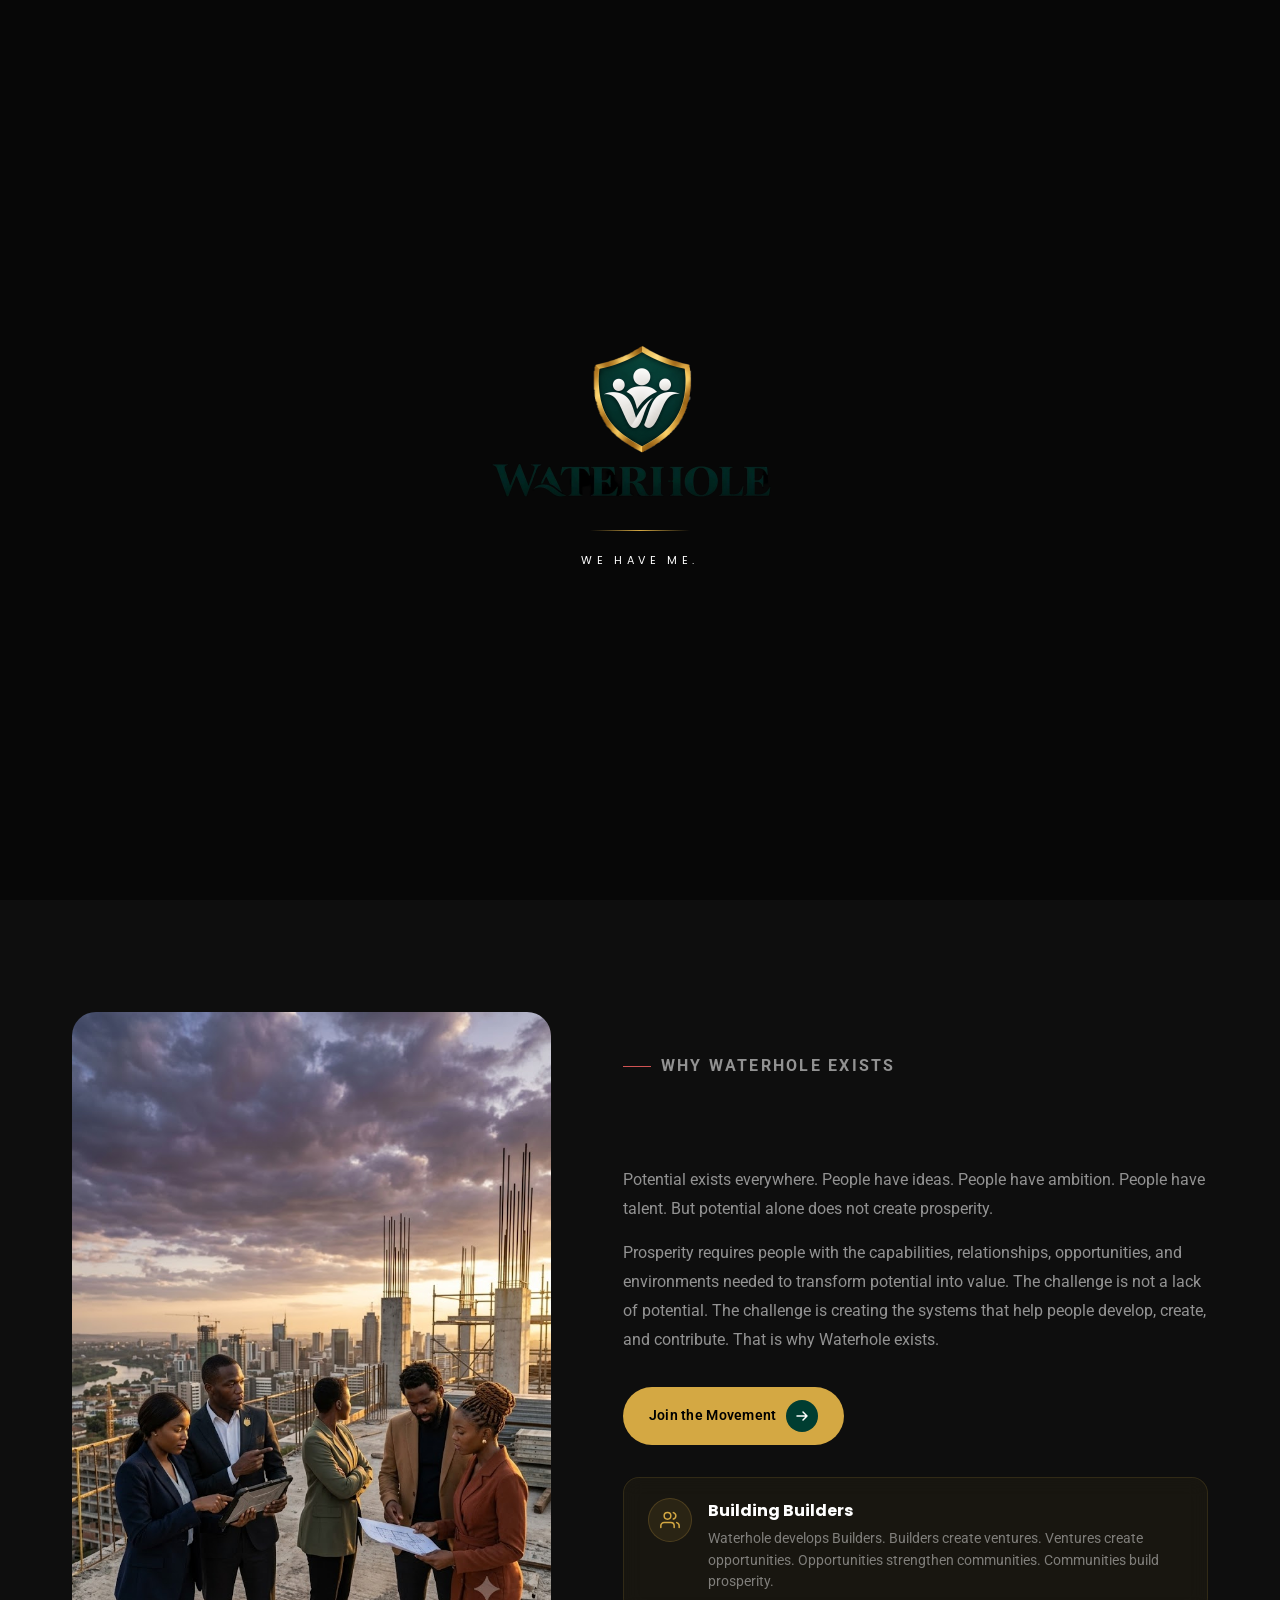
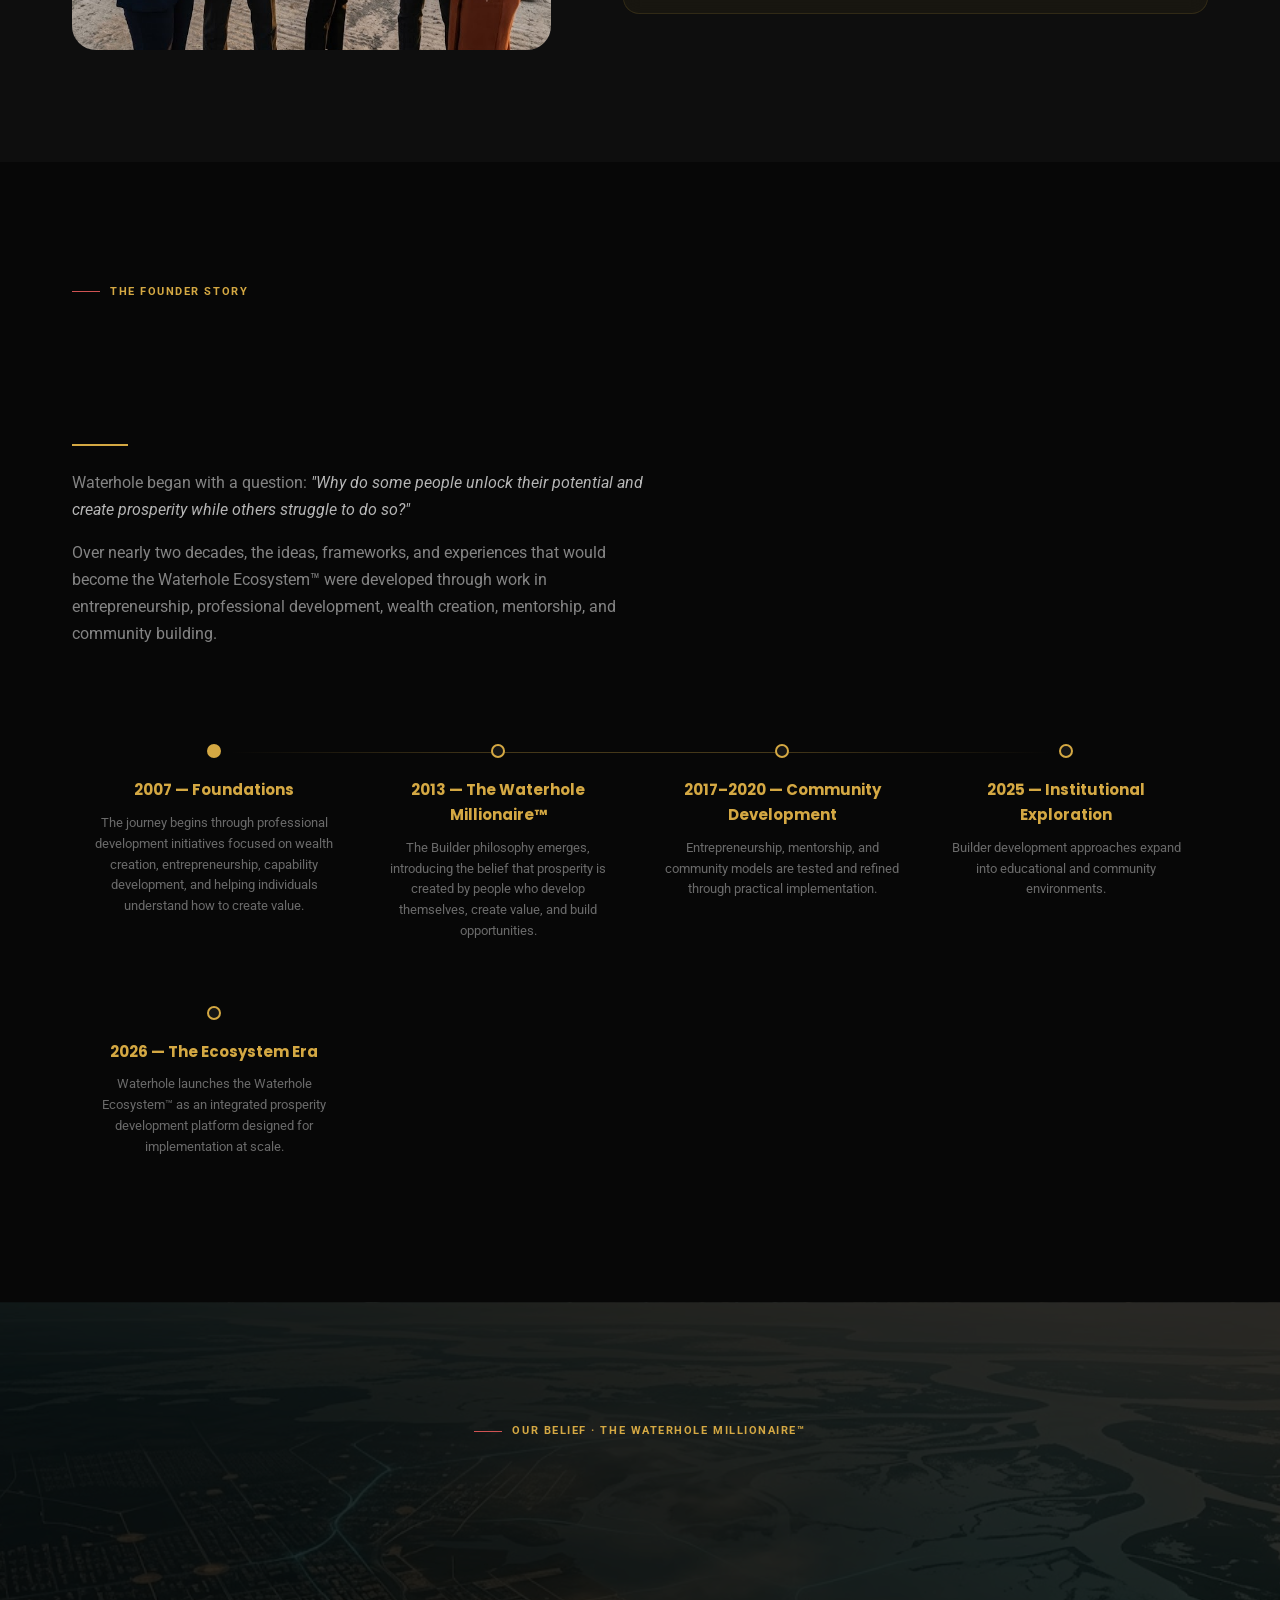
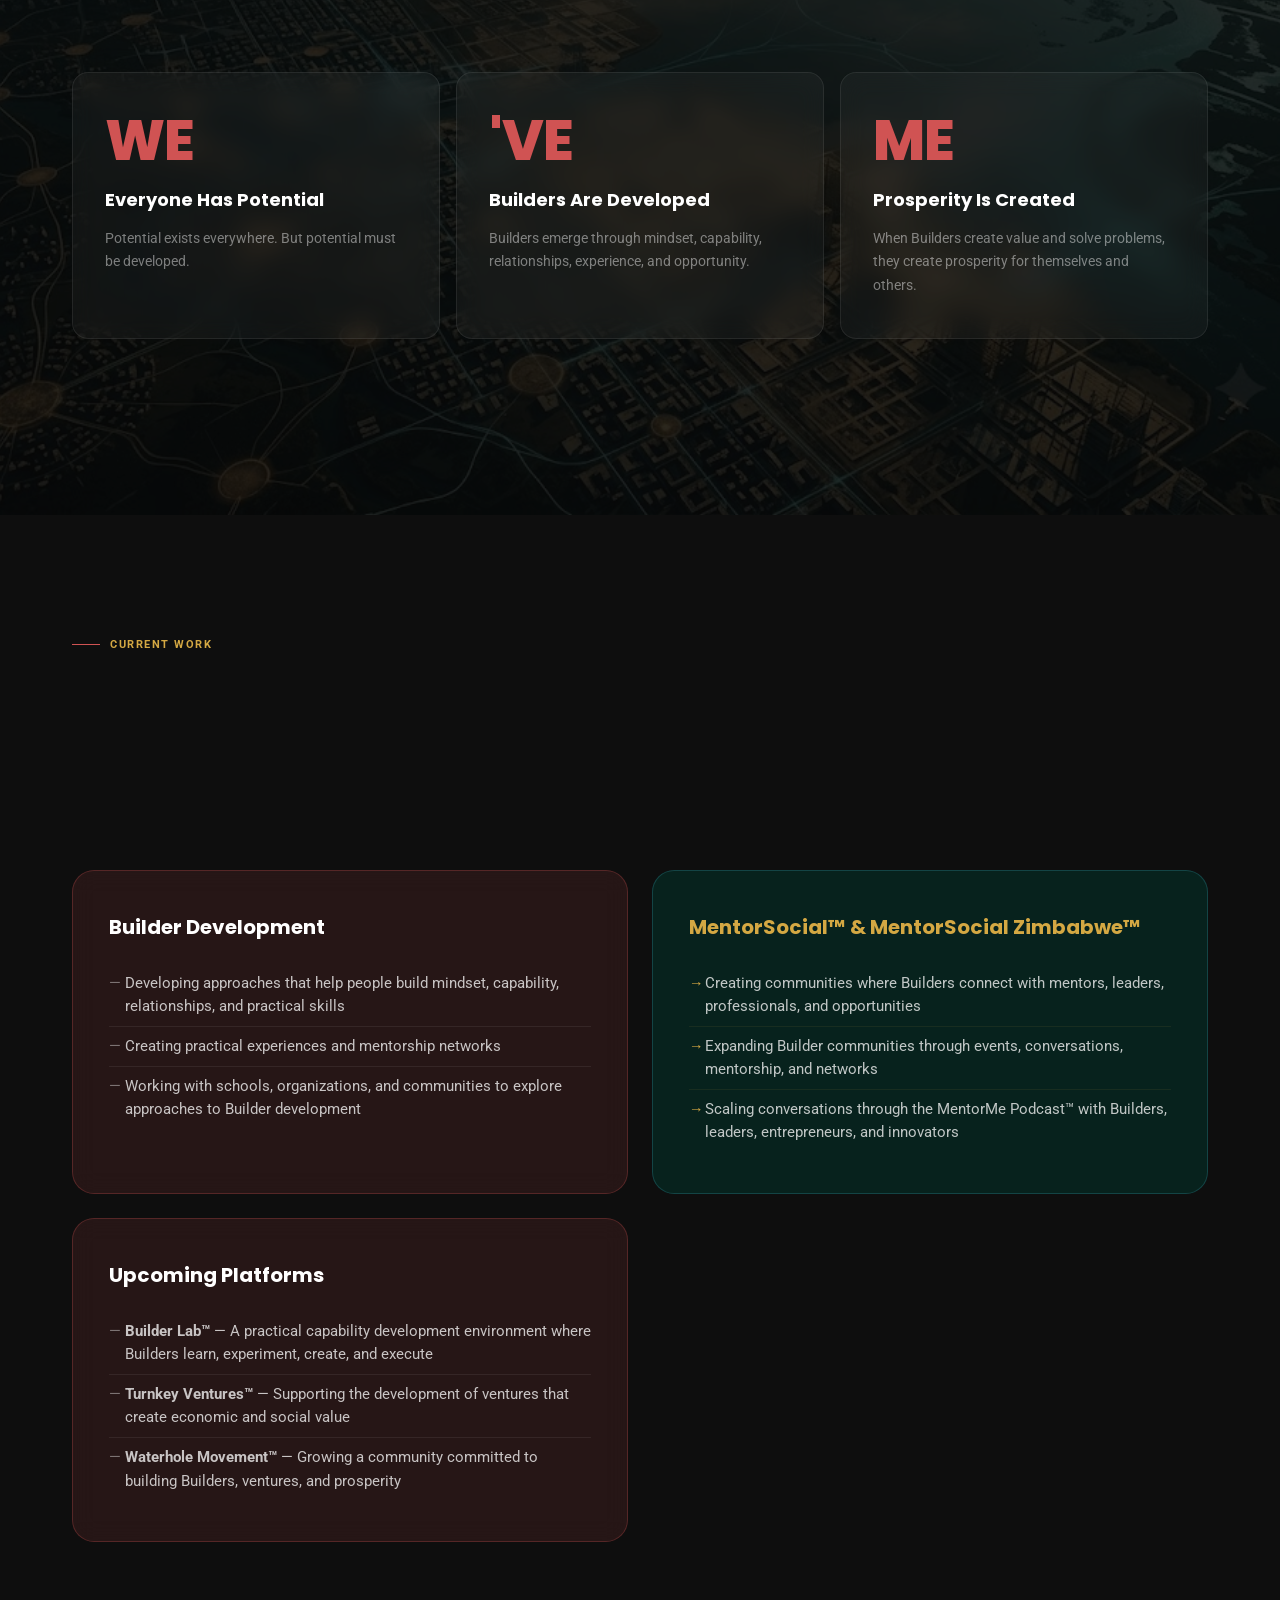
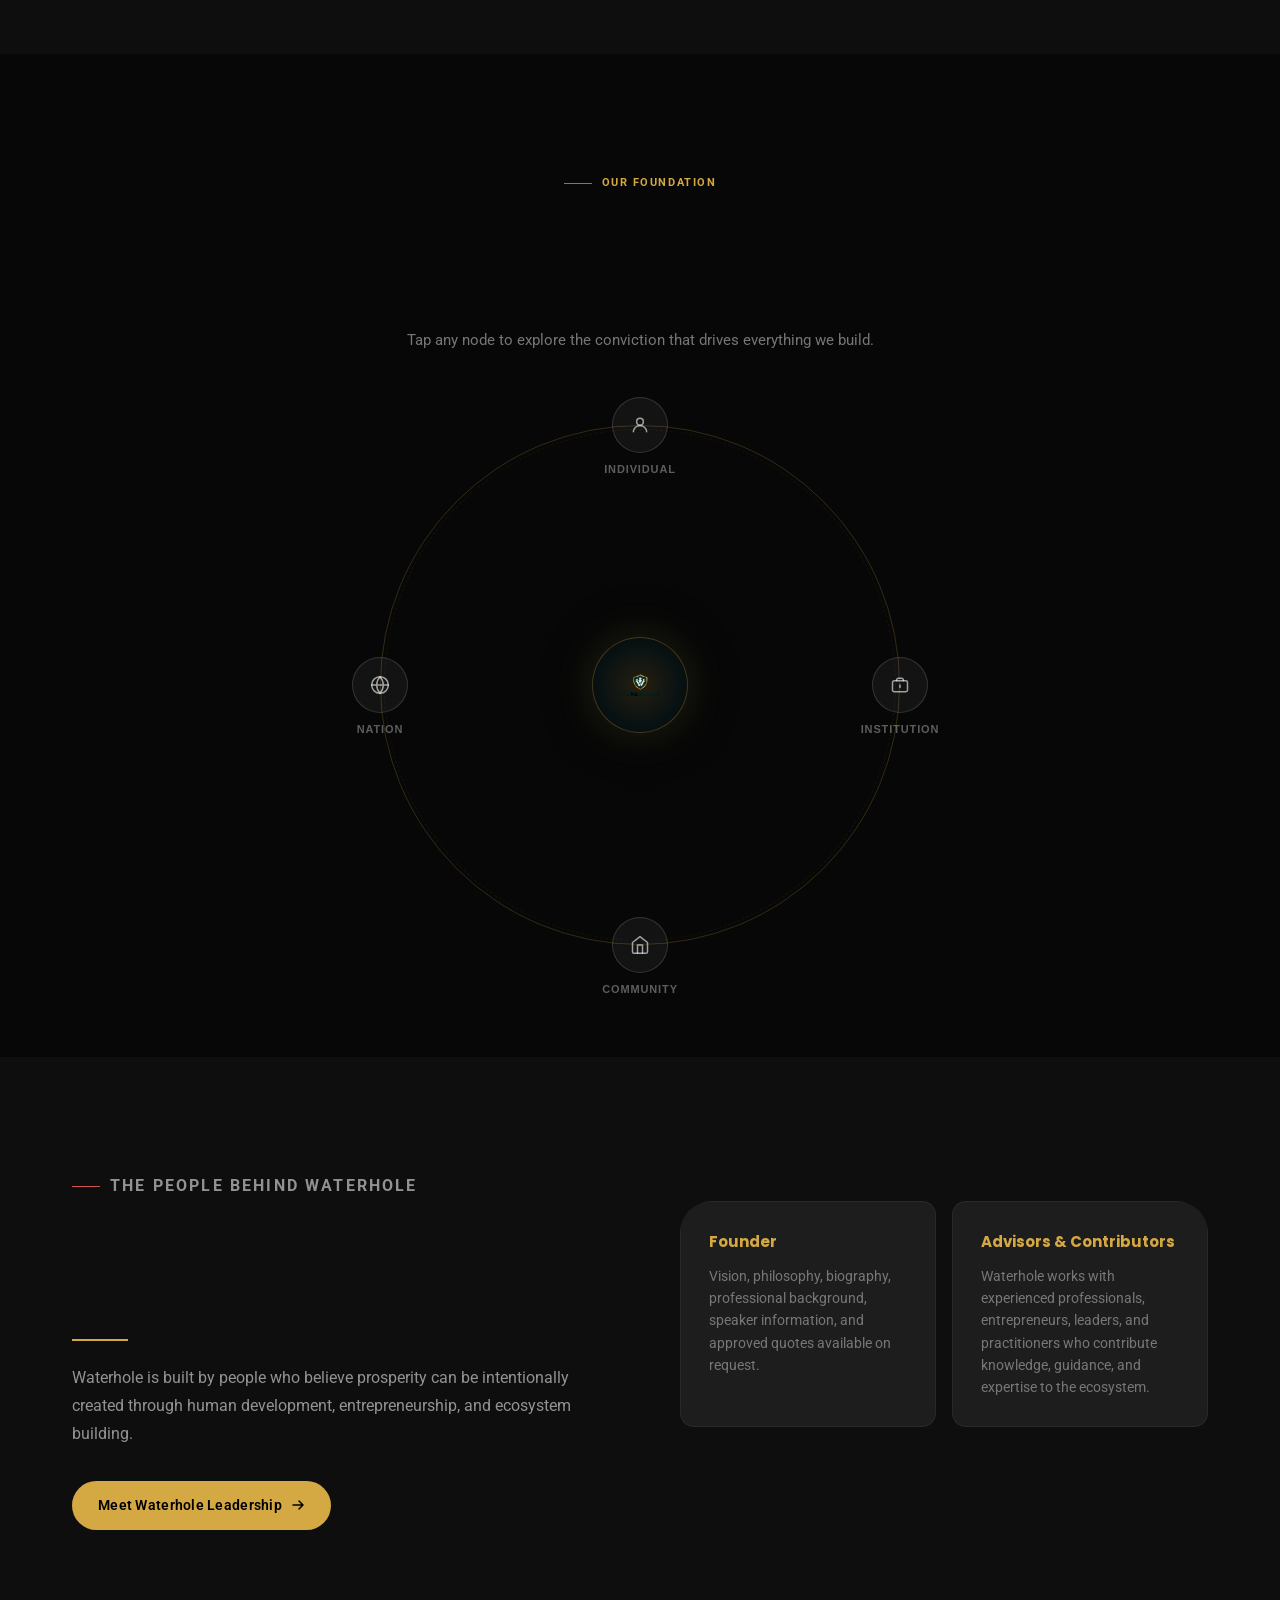
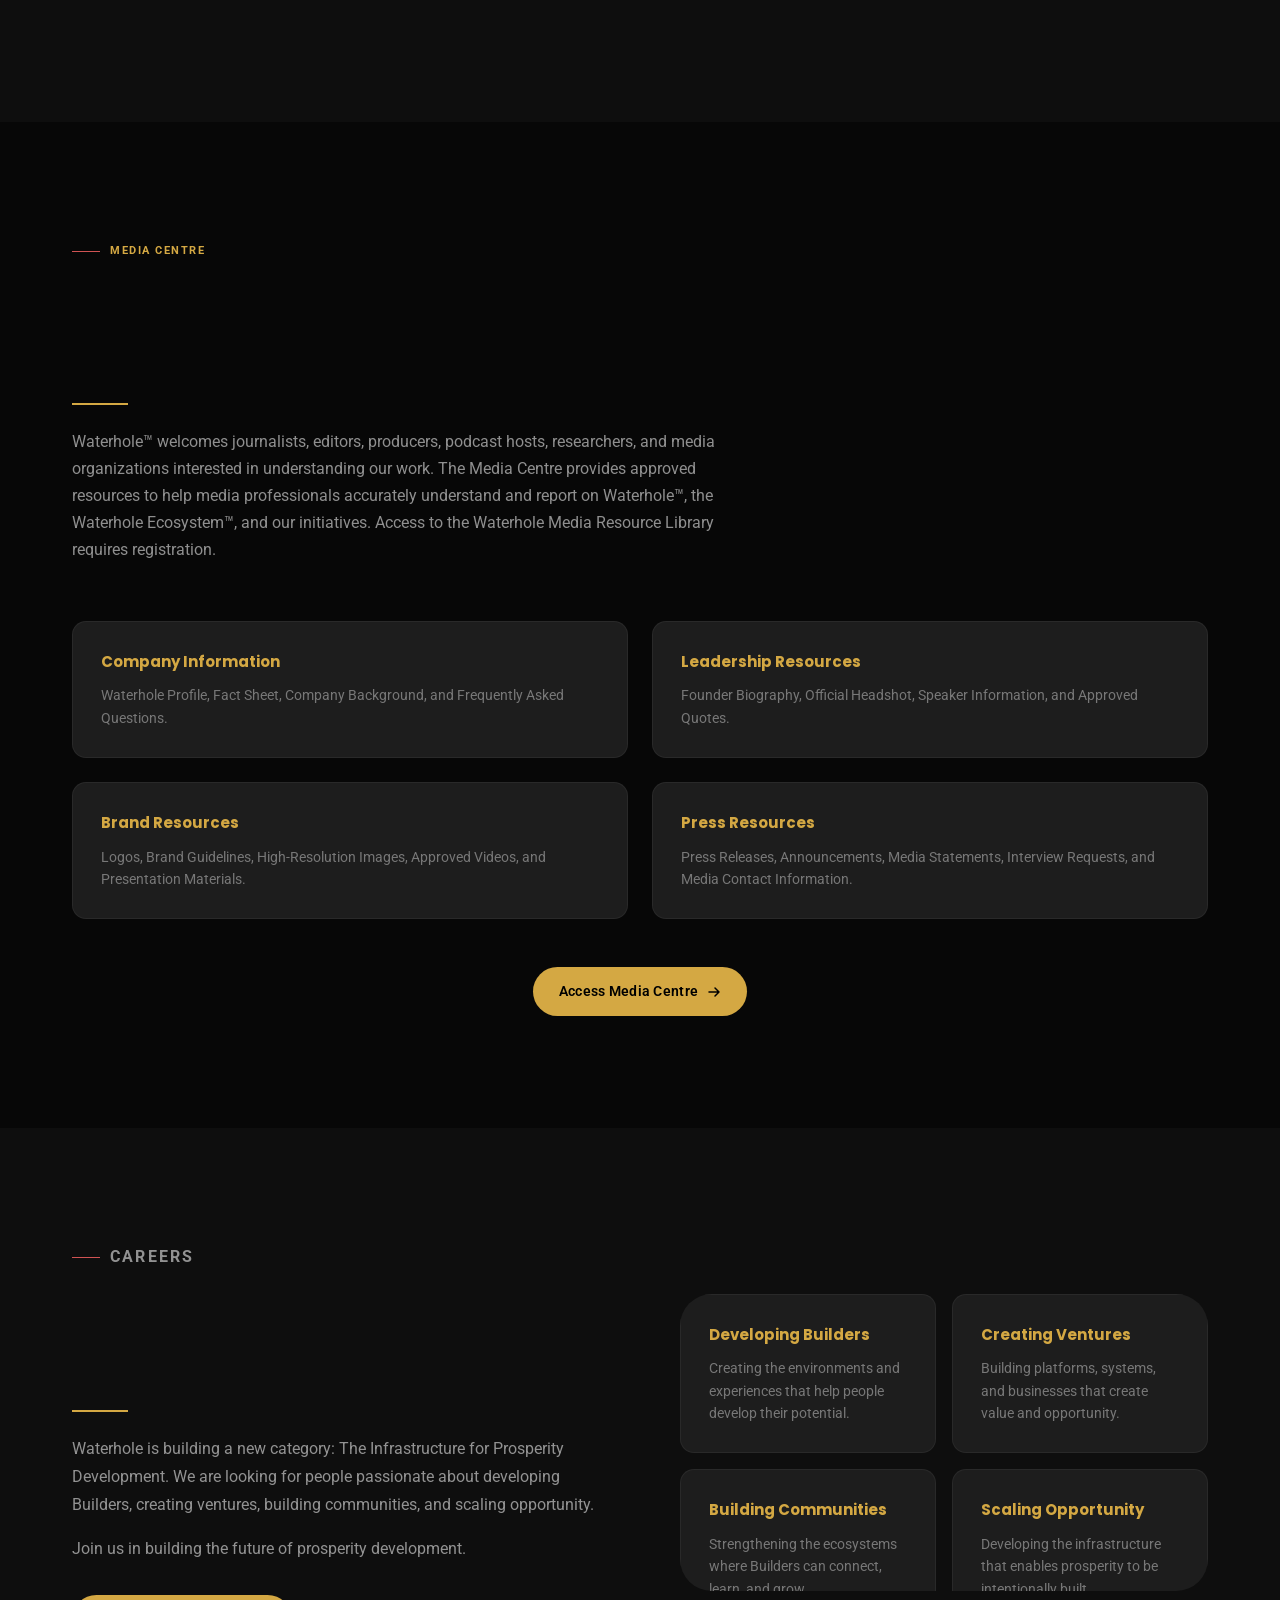
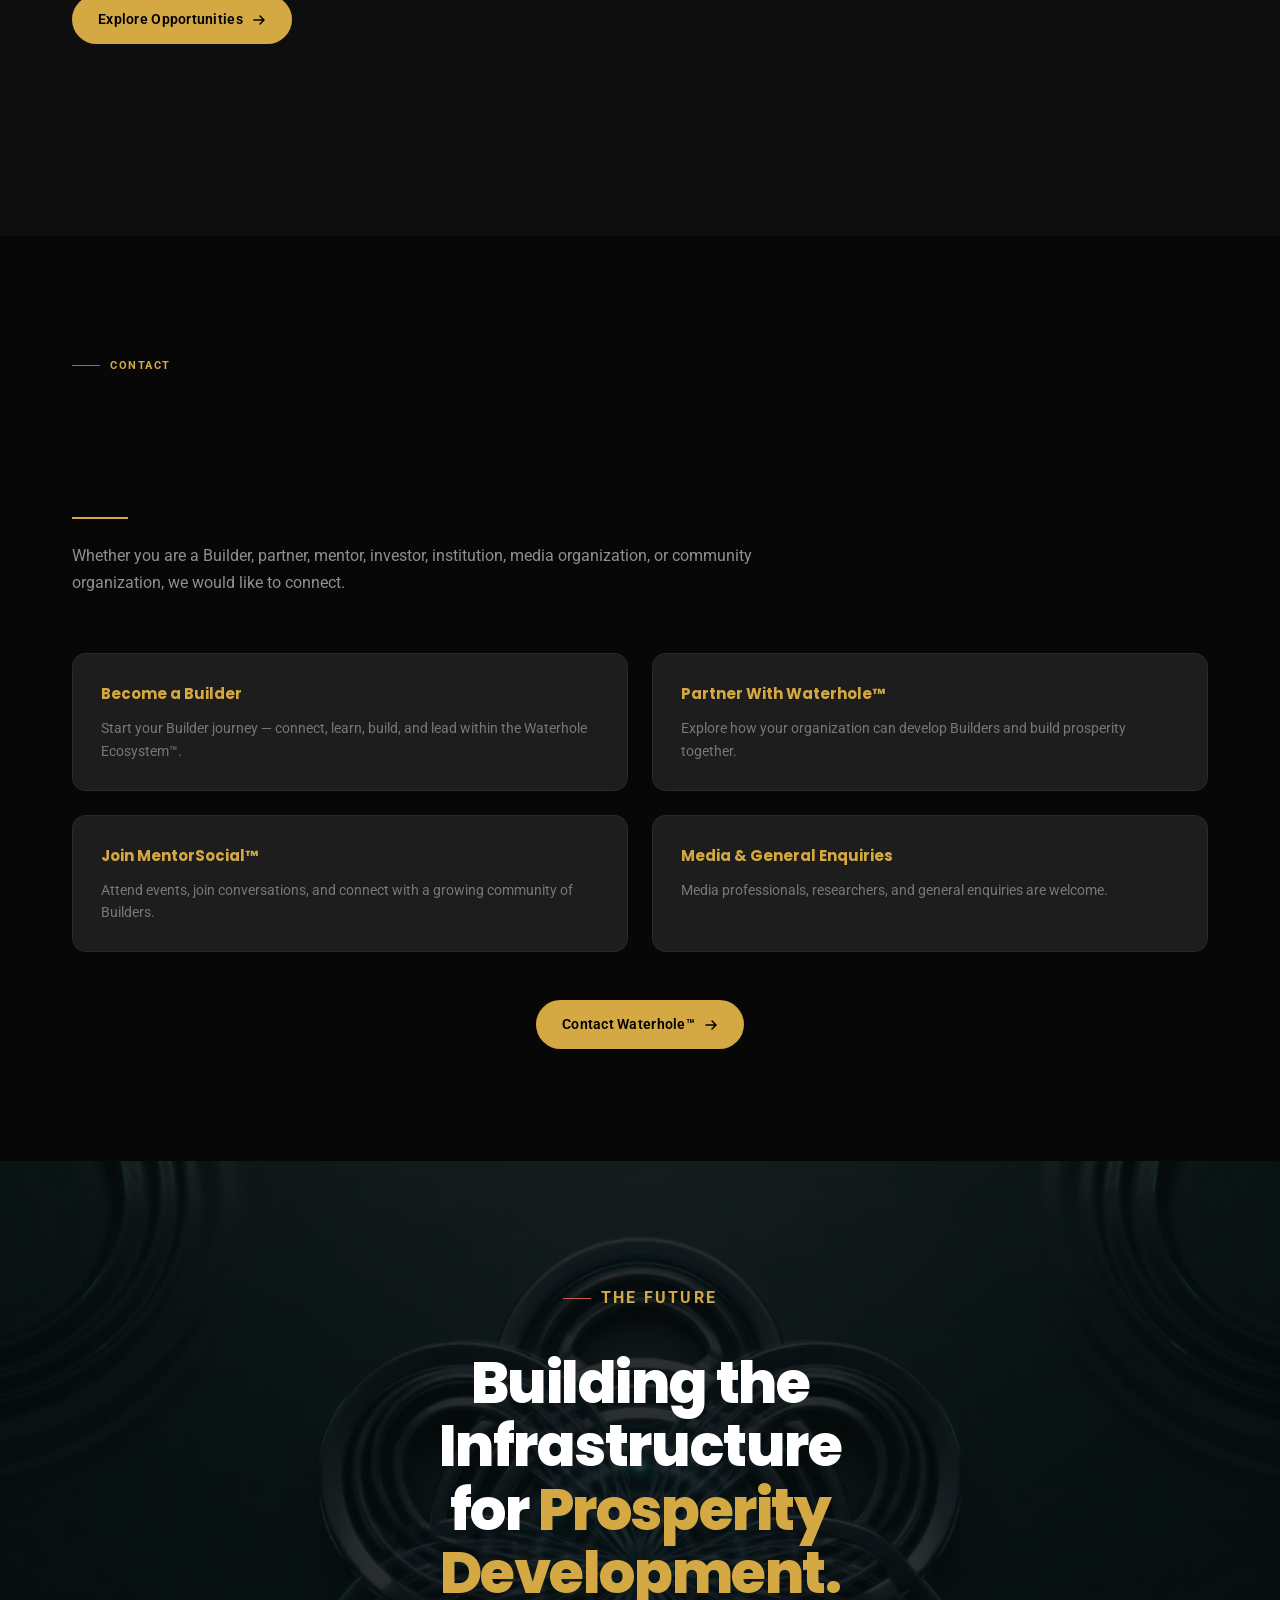
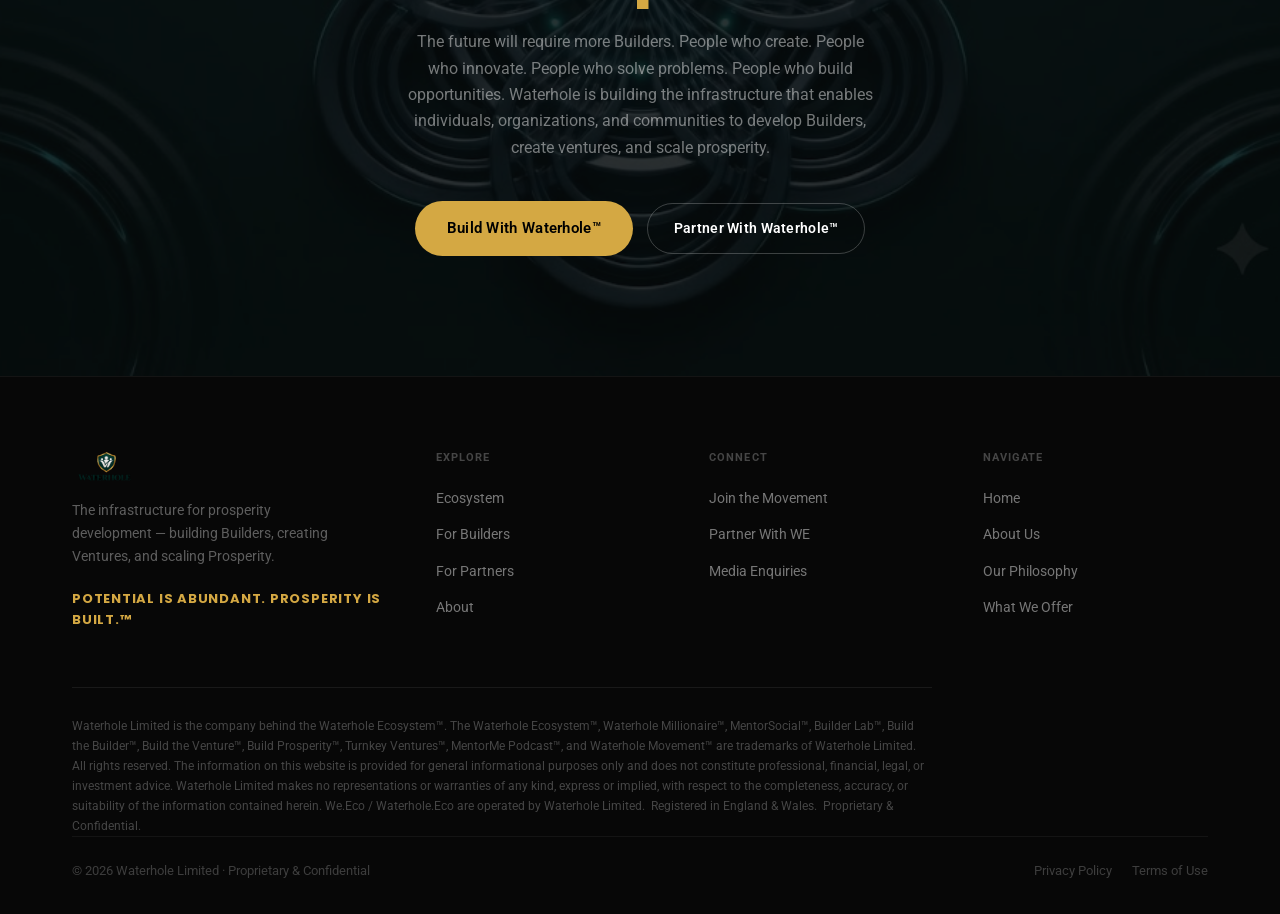
<file: about.html>
<!DOCTYPE html>
<html lang="en">
<head>
  <meta charset="UTF-8" />
  <meta name="viewport" content="width=device-width, initial-scale=1.0" />
  <title>About — Waterhole Ecosystem™</title>
  <link rel="preconnect" href="https://fonts.googleapis.com" />
  <link rel="preconnect" href="https://fonts.gstatic.com" crossorigin />
  <link href="https://fonts.googleapis.com/css2?family=Poppins:wght@600;700;800;900&family=Roboto:wght@300;400;500;700&display=swap" rel="stylesheet" />
  <link rel="stylesheet" href="style.css" />
</head>
<body>

  <!-- NAV -->
  <header class="nav" id="nav">
    <div class="nav-inner">
      <a href="index.html" class="nav-logo" aria-label="Waterhole Ecosystem home">
        <img src="correct-logo.png" style="width: auto;" alt="Group Shumba — Waterhole Ecosystem" />
      </a>
            <ul class="nav-links" role="list">
        <li><a href="index.html">The Ecosystem</a></li>
        <li><a href="for-builders.html">For Builders</a></li>
        <li><a href="for-partners.html">For Partners</a></li>
        <li><a href="mentorsocial.html">MentorSocial</a></li>
        <li><a href="about.html" class="active">About</a></li>
      </ul>
      <a href="mentorsocial.html" class="btn btn-gold nav-cta">Movement Access</a>
      <button class="nav-hamburger" aria-label="Open menu" aria-expanded="false">
        <span></span><span></span><span></span>
      </button>
    </div>
        <nav class="mobile-menu" aria-hidden="true">
      <a href="index.html">The Ecosystem</a>
      <a href="for-builders.html">For Builders</a>
      <a href="for-partners.html">For Partners</a>
      <a href="mentorsocial.html">MentorSocial</a>
      <a href="about.html" class="active">About</a>
      <a href="mentorsocial.html" class="btn btn-gold">Movement Access</a>
    </nav>
  </header>

  <main>

    <!-- PAGE HERO -->
    <section class="about-hero" aria-label="About Us">

      <!-- Faint watermark text behind everything -->
      <div class="about-hero-watermark" aria-hidden="true">WE HAVE ME.</div>

      <!-- Top-center text -->
      <div class="about-hero-text">
        <span class="page-hero-tag">ABOUT WATERHOLE™</span>
        <h1>The Company Behind<br />the <em>Waterhole Ecosystem™</em></h1>
      </div>

      <!-- Centered subject image with glow platform -->
      <div class="about-hero-subject" style="bottom: -180px;">
        <img src="assets/man-enterpreneur.png" alt="Waterhole Ecosystem — We Are Building" />
      </div>

      <!-- Bottom-left stat -->
      <div class="about-hero-stat" aria-hidden="true">
        <span class="about-hero-stat-num">10+</span>
        <span class="about-hero-stat-label">Nations Building<br />Prosperity</span>
        <span class="about-hero-stat-dot"></span>
      </div>

      <!-- Bottom-right covenant badge -->
      <div class="about-hero-badge" aria-hidden="true">
        <p class="about-hero-badge-quote">"PROSPERITY IS BUILT.™"</p>
        <p class="about-hero-badge-sub">The infrastructure for prosperity development.</p>
      </div>

    </section>

    <!-- WHO WE ARE + LADY IMAGE -->
    <section class="section-pad section-dark">
      <div class="container">
        <div class="who-we-are">

          <!-- Left: image -->
          <div class="who-img fade-in">
            <img src="assets/asset-7.jpeg" alt="A proud Waterhole Millionaire builder" loading="lazy" />
          </div>

          <!-- Right: text + CTAs + feature card -->
          <div class="who-text fade-in">
            <p class="eyebrow">WHY WATERHOLE EXISTS</p>
            <h2 class="section-title">Prosperity Is <em>Built.</em></h2>
            <p>Potential exists everywhere. People have ideas. People have ambition. People have talent. But potential alone does not create prosperity.</p>
            <p>Prosperity requires people with the capabilities, relationships, opportunities, and environments needed to transform potential into value. The challenge is not a lack of potential. The challenge is creating the systems that help people develop, create, and contribute. That is why Waterhole exists.</p>
            <div class="who-actions">
              <a href="mentorsocial.html" class="btn btn-gold">Join the Movement
                <span class="arrow-icon" aria-hidden="true">
                  <svg width="14" height="14" viewBox="0 0 14 14" fill="none"><path d="M2 7h10M8 3l4 4-4 4" stroke="currentColor" stroke-width="1.5" stroke-linecap="round" stroke-linejoin="round"/></svg>
                </span>
              </a>
            </div>
            <!-- Feature card -->
            <div class="who-feature-card">
              <div class="who-feature-icon">
                <svg width="20" height="20" viewBox="0 0 24 24" fill="none" stroke="currentColor" stroke-width="1.8" stroke-linecap="round" stroke-linejoin="round"><path d="M17 21v-2a4 4 0 0 0-4-4H5a4 4 0 0 0-4 4v2"/><circle cx="9" cy="7" r="4"/><path d="M23 21v-2a4 4 0 0 0-3-3.87"/><path d="M16 3.13a4 4 0 0 1 0 7.75"/></svg>
              </div>
              <div>
                <h4>Building Builders</h4>
                <p>Waterhole develops Builders. Builders create ventures. Ventures create opportunities. Opportunities strengthen communities. Communities build prosperity.</p>
              </div>
            </div>
          </div>

        </div>
      </div>
    </section>

    <!-- THE FOUNDER STORY / TIMELINE -->
    <section class="section-pad section-darker">
      <div class="container">
        <div class="fade-in" style="max-width: 580px; margin-bottom: 64px;">
          <p class="eyebrow">THE FOUNDER STORY</p>
          <h2 class="section-title">The Platform Came<br /><em>Before the Company.</em></h2>
          <div class="divider"></div>
          <p style="margin-top: 24px; font-size: 15.5px; line-height: 1.75; color: rgba(255,255,255,0.5);">Waterhole began with a question: <em style="color: rgba(255,255,255,0.7);">"Why do some people unlock their potential and create prosperity while others struggle to do so?"</em></p>
          <p style="margin-top: 16px; font-size: 15.5px; line-height: 1.75; color: rgba(255,255,255,0.5);">Over nearly two decades, the ideas, frameworks, and experiences that would become the Waterhole Ecosystem™ were developed through work in entrepreneurship, professional development, wealth creation, mentorship, and community building.</p>
        </div>
        <div class="prosperity-cycle fade-in">
          <div class="cycle-step">
            <div class="cycle-dot active"></div>
            <h4>2007 — Foundations</h4>
            <p>The journey begins through professional development initiatives focused on wealth creation, entrepreneurship, capability development, and helping individuals understand how to create value.</p>
          </div>
          <div class="cycle-step">
            <div class="cycle-dot"></div>
            <h4>2013 — The Waterhole Millionaire™</h4>
            <p>The Builder philosophy emerges, introducing the belief that prosperity is created by people who develop themselves, create value, and build opportunities.</p>
          </div>
          <div class="cycle-step">
            <div class="cycle-dot"></div>
            <h4>2017–2020 — Community Development</h4>
            <p>Entrepreneurship, mentorship, and community models are tested and refined through practical implementation.</p>
          </div>
          <div class="cycle-step">
            <div class="cycle-dot"></div>
            <h4>2025 — Institutional Exploration</h4>
            <p>Builder development approaches expand into educational and community environments.</p>
          </div>
          <div class="cycle-step">
            <div class="cycle-dot"></div>
            <h4>2026 — The Ecosystem Era</h4>
            <p>Waterhole launches the Waterhole Ecosystem™ as an integrated prosperity development platform designed for implementation at scale.</p>
          </div>
        </div>
      </div>
    </section>

    <!-- WE / 'VE / ME BREAKDOWN -->
    <section class="section-pad covenant-breakdown-section">
      <div class="container">
        <div class="fade-in" style="text-align: center; max-width: 620px; margin: 0 auto 64px;">
          <p class="eyebrow" style="justify-content: center;">OUR BELIEF · THE WATERHOLE MILLIONAIRE™</p>
          <h2 class="section-title">We Build Builders. <em>Who Build Ventures.</em> That Build Prosperity.</h2>
        </div>
        <div class="covenant-badges fade-in">
          <div class="badge-card">
            <div class="badge-letter">WE</div>
            <h3>Everyone Has Potential</h3>
            <p>Potential exists everywhere. But potential must be developed.</p>
          </div>
          <div class="badge-card">
            <div class="badge-letter">'VE</div>
            <h3>Builders Are Developed</h3>
            <p>Builders emerge through mindset, capability, relationships, experience, and opportunity.</p>
          </div>
          <div class="badge-card">
            <div class="badge-letter">ME</div>
            <h3>Prosperity Is Created</h3>
            <p>When Builders create value and solve problems, they create prosperity for themselves and others.</p>
          </div>
        </div>
      </div>
    </section>

    <!-- REJECT / BUILD -->
    <section class="section-pad section-dark">
      <div class="container">
        <div class="fade-in" style="max-width: 600px; margin-bottom: 48px;">
          <p class="eyebrow">CURRENT WORK</p>
          <h2 class="section-title">Building Builders.<br /><em>Building Ventures.</em><br />Building Prosperity.</h2>
        </div>
        <div class="reject-build fade-in">
          <div class="reject-card">
            <h3>Builder Development</h3>
            <ul role="list">
              <li>Developing approaches that help people build mindset, capability, relationships, and practical skills</li>
              <li>Creating practical experiences and mentorship networks</li>
              <li>Working with schools, organizations, and communities to explore approaches to Builder development</li>
            </ul>
          </div>
          <div class="build-card">
            <h3>MentorSocial™ &amp; MentorSocial Zimbabwe™</h3>
            <ul role="list">
              <li>Creating communities where Builders connect with mentors, leaders, professionals, and opportunities</li>
              <li>Expanding Builder communities through events, conversations, mentorship, and networks</li>
              <li>Scaling conversations through the MentorMe Podcast™ with Builders, leaders, entrepreneurs, and innovators</li>
            </ul>
          </div>
          <div class="reject-card">
            <h3>Upcoming Platforms</h3>
            <ul role="list">
              <li><strong>Builder Lab™</strong> — A practical capability development environment where Builders learn, experiment, create, and execute</li>
              <li><strong>Turnkey Ventures™</strong> — Supporting the development of ventures that create economic and social value</li>
              <li><strong>Waterhole Movement™</strong> — Growing a community committed to building Builders, ventures, and prosperity</li>
            </ul>
          </div>
        </div>
      </div>
    </section>

    <!-- THE FOUR CONVICTIONS — ORBITAL -->
    <section class="section-pad section-darker convictions-orbital-section">
      <div class="container">
        <div class="fade-in" style="text-align:center; max-width:620px; margin:0 auto 72px;">
          <p class="eyebrow" style="justify-content:center;">Our Foundation</p>
          <h2 class="section-title">Four <em>Convictions</em><br />That Drive Us</h2>
          <p style="margin-top:16px; font-size:15px; line-height:1.75; color:rgba(255,255,255,0.45);">Tap any node to explore the conviction that drives everything we build.</p>
        </div>

        <!-- Mobile fallback: 2×2 card grid (hidden on desktop) -->
        <div class="convictions-mobile-grid">
          <button class="conviction-mobile-card" data-idx="0">
            <span class="conviction-mobile-icon">
              <svg width="22" height="22" viewBox="0 0 24 24" fill="none" stroke="currentColor" stroke-width="1.8" stroke-linecap="round" stroke-linejoin="round"><circle cx="12" cy="8" r="4"/><path d="M4 20c0-4 3.6-7 8-7s8 3 8 7"/></svg>
            </span>
            <span class="conviction-mobile-label">Individual</span>
            <span class="conviction-mobile-sub">Every individual has potential</span>
          </button>
          <button class="conviction-mobile-card" data-idx="1">
            <span class="conviction-mobile-icon">
              <svg width="22" height="22" viewBox="0 0 24 24" fill="none" stroke="currentColor" stroke-width="1.8" stroke-linecap="round" stroke-linejoin="round"><rect x="3" y="7" width="18" height="13" rx="2"/><path d="M16 7V6a2 2 0 0 0-2-2h-4a2 2 0 0 0-2 2v1"/><path d="M12 12v3"/></svg>
            </span>
            <span class="conviction-mobile-label">Institution</span>
            <span class="conviction-mobile-sub">Every institution has influence</span>
          </button>
          <button class="conviction-mobile-card" data-idx="2">
            <span class="conviction-mobile-icon">
              <svg width="22" height="22" viewBox="0 0 24 24" fill="none" stroke="currentColor" stroke-width="1.8" stroke-linecap="round" stroke-linejoin="round"><path d="M3 9l9-7 9 7v11a2 2 0 0 1-2 2H5a2 2 0 0 1-2-2z"/><polyline points="9 22 9 12 15 12 15 22"/></svg>
            </span>
            <span class="conviction-mobile-label">Community</span>
            <span class="conviction-mobile-sub">Every community has assets</span>
          </button>
          <button class="conviction-mobile-card" data-idx="3">
            <span class="conviction-mobile-icon">
              <svg width="22" height="22" viewBox="0 0 24 24" fill="none" stroke="currentColor" stroke-width="1.8" stroke-linecap="round" stroke-linejoin="round"><circle cx="12" cy="12" r="10"/><path d="M2 12h20M12 2a15.3 15.3 0 0 1 4 10 15.3 15.3 0 0 1-4 10 15.3 15.3 0 0 1-4-10 15.3 15.3 0 0 1 4-10z"/></svg>
            </span>
            <span class="conviction-mobile-label">Nation</span>
            <span class="conviction-mobile-sub">Every nation has opportunity</span>
          </button>
        </div>

        <!-- Orbital rig -->
        <div class="orbital-rig" id="orbitalRig">

          <!-- Orbit ring -->
          <div class="orbit-ring"></div>

          <!-- Centre orb -->
          <div class="orbit-center">
            <img src="correct-logo.png" alt="Group Shumba" />
          </div>

          <!-- Nodes — positioned by JS -->
          <button class="orbit-node" data-idx="0" aria-label="Every Individual Has Potential">
            <span class="orbit-node-icon">
              <svg width="20" height="20" viewBox="0 0 24 24" fill="none" stroke="currentColor" stroke-width="1.8" stroke-linecap="round" stroke-linejoin="round"><circle cx="12" cy="8" r="4"/><path d="M4 20c0-4 3.6-7 8-7s8 3 8 7"/></svg>
            </span>
            <span class="orbit-node-label">Individual</span>
          </button>

          <button class="orbit-node" data-idx="1" aria-label="Every Institution Has Influence">
            <span class="orbit-node-icon">
              <svg width="20" height="20" viewBox="0 0 24 24" fill="none" stroke="currentColor" stroke-width="1.8" stroke-linecap="round" stroke-linejoin="round"><rect x="3" y="7" width="18" height="13" rx="2"/><path d="M16 7V6a2 2 0 0 0-2-2h-4a2 2 0 0 0-2 2v1"/><path d="M12 12v3"/></svg>
            </span>
            <span class="orbit-node-label">Institution</span>
          </button>

          <button class="orbit-node" data-idx="2" aria-label="Every Community Has Assets">
            <span class="orbit-node-icon">
              <svg width="20" height="20" viewBox="0 0 24 24" fill="none" stroke="currentColor" stroke-width="1.8" stroke-linecap="round" stroke-linejoin="round"><path d="M3 9l9-7 9 7v11a2 2 0 0 1-2 2H5a2 2 0 0 1-2-2z"/><polyline points="9 22 9 12 15 12 15 22"/></svg>
            </span>
            <span class="orbit-node-label">Community</span>
          </button>

          <button class="orbit-node" data-idx="3" aria-label="Every Nation Has Opportunity">
            <span class="orbit-node-icon">
              <svg width="20" height="20" viewBox="0 0 24 24" fill="none" stroke="currentColor" stroke-width="1.8" stroke-linecap="round" stroke-linejoin="round"><circle cx="12" cy="12" r="10"/><path d="M2 12h20M12 2a15.3 15.3 0 0 1 4 10 15.3 15.3 0 0 1-4 10 15.3 15.3 0 0 1-4-10 15.3 15.3 0 0 1 4-10z"/></svg>
            </span>
            <span class="orbit-node-label">Nation</span>
          </button>

        </div><!-- /orbital-rig -->

        <!-- Popup modal -->
        <div class="conviction-popup" id="convictionPopup" aria-hidden="true">
          <div class="conviction-popup-inner">
            <button class="conviction-popup-close" id="convictionClose" aria-label="Close">
              <svg width="14" height="14" viewBox="0 0 14 14" fill="none"><path d="M1 1l12 12M13 1L1 13" stroke="currentColor" stroke-width="1.8" stroke-linecap="round"/></svg>
            </button>
            <div class="conviction-popup-icon" id="popupIcon"></div>
            <p class="conviction-popup-tag" id="popupTag"></p>
            <h3 class="conviction-popup-title" id="popupTitle"></h3>
            <p class="conviction-popup-body" id="popupBody"></p>
          </div>
        </div>

      </div><!-- /container -->
      <!-- Backdrop -->
      <div class="conviction-backdrop" id="convictionBackdrop"></div>
      </div>
    </section>

    <!-- THE PEOPLE BEHIND WATERHOLE -->
    <section class="section-pad section-dark">
      <div class="container">
        <div class="platform-intro">
          <div class="platform-intro-text fade-in">
            <p class="eyebrow">THE PEOPLE BEHIND WATERHOLE</p>
            <h2 class="section-title">Built By Builders.<br /><em>For Builders.</em></h2>
            <div class="divider"></div>
            <p>Waterhole is built by people who believe prosperity can be intentionally created through human development, entrepreneurship, and ecosystem building.</p>
            <div style="margin-top: 32px;">
              <a href="mentorsocial.html" class="btn btn-gold">Meet Waterhole Leadership
                <svg width="14" height="14" viewBox="0 0 14 14" fill="none" aria-hidden="true"><path d="M2 7h10M8 3l4 4-4 4" stroke="currentColor" stroke-width="1.5" stroke-linecap="round" stroke-linejoin="round"/></svg>
              </a>
            </div>
          </div>
          <div class="platform-intro-img fade-in">
            <div class="foundation-grid" style="gap: 16px;">
              <div class="foundation-card"><h4>Founder</h4><p>Vision, philosophy, biography, professional background, speaker information, and approved quotes available on request.</p></div>
              <div class="foundation-card"><h4>Advisors &amp; Contributors</h4><p>Waterhole works with experienced professionals, entrepreneurs, leaders, and practitioners who contribute knowledge, guidance, and expertise to the ecosystem.</p></div>
            </div>
          </div>
        </div>
      </div>
    </section>

    <!-- MEDIA CENTRE -->
    <section class="section-pad section-darker">
      <div class="container">
        <div class="fade-in" style="max-width: 680px; margin-bottom: 56px;">
          <p class="eyebrow">MEDIA CENTRE</p>
          <h2 class="section-title">Information For<br /><em>Media Professionals.</em></h2>
          <div class="divider"></div>
          <p style="margin-top: 24px; font-size: 15.5px; line-height: 1.75; color: rgba(255,255,255,0.55);">Waterhole™ welcomes journalists, editors, producers, podcast hosts, researchers, and media organizations interested in understanding our work. The Media Centre provides approved resources to help media professionals accurately understand and report on Waterhole™, the Waterhole Ecosystem™, and our initiatives. Access to the Waterhole Media Resource Library requires registration.</p>
        </div>
        <div class="foundation-grid fade-in">
          <div class="foundation-card">
            <h4>Company Information</h4>
            <p>Waterhole Profile, Fact Sheet, Company Background, and Frequently Asked Questions.</p>
          </div>
          <div class="foundation-card">
            <h4>Leadership Resources</h4>
            <p>Founder Biography, Official Headshot, Speaker Information, and Approved Quotes.</p>
          </div>
          <div class="foundation-card">
            <h4>Brand Resources</h4>
            <p>Logos, Brand Guidelines, High-Resolution Images, Approved Videos, and Presentation Materials.</p>
          </div>
          <div class="foundation-card">
            <h4>Press Resources</h4>
            <p>Press Releases, Announcements, Media Statements, Interview Requests, and Media Contact Information.</p>
          </div>
        </div>
        <div style="margin-top: 48px; text-align: center;" class="fade-in">
          <a href="mentorsocial.html" class="btn btn-gold">Access Media Centre
            <svg width="14" height="14" viewBox="0 0 14 14" fill="none" aria-hidden="true"><path d="M2 7h10M8 3l4 4-4 4" stroke="currentColor" stroke-width="1.5" stroke-linecap="round" stroke-linejoin="round"/></svg>
          </a>
        </div>
      </div>
    </section>

    <!-- CAREERS -->
    <section class="section-pad section-dark">
      <div class="container">
        <div class="platform-intro">
          <div class="platform-intro-text fade-in">
            <p class="eyebrow">CAREERS</p>
            <h2 class="section-title">Build<br /><em>With Us.</em></h2>
            <div class="divider"></div>
            <p>Waterhole is building a new category: The Infrastructure for Prosperity Development. We are looking for people passionate about developing Builders, creating ventures, building communities, and scaling opportunity.</p>
            <p style="margin-top: 16px; font-size: 15.5px; line-height: 1.75; color: rgba(255,255,255,0.55);">Join us in building the future of prosperity development.</p>
            <div style="margin-top: 32px;">
              <a href="mentorsocial.html" class="btn btn-gold">Explore Opportunities
                <svg width="14" height="14" viewBox="0 0 14 14" fill="none" aria-hidden="true"><path d="M2 7h10M8 3l4 4-4 4" stroke="currentColor" stroke-width="1.5" stroke-linecap="round" stroke-linejoin="round"/></svg>
              </a>
            </div>
          </div>
          <div class="platform-intro-img fade-in">
            <div class="foundation-grid" style="gap: 16px;">
              <div class="foundation-card"><h4>Developing Builders</h4><p>Creating the environments and experiences that help people develop their potential.</p></div>
              <div class="foundation-card"><h4>Creating Ventures</h4><p>Building platforms, systems, and businesses that create value and opportunity.</p></div>
              <div class="foundation-card"><h4>Building Communities</h4><p>Strengthening the ecosystems where Builders can connect, learn, and grow.</p></div>
              <div class="foundation-card"><h4>Scaling Opportunity</h4><p>Developing the infrastructure that enables prosperity to be intentionally built.</p></div>
            </div>
          </div>
        </div>
      </div>
    </section>

    <!-- CONTACT -->
    <section class="section-pad section-darker">
      <div class="container">
        <div class="fade-in" style="max-width: 680px; margin-bottom: 56px;">
          <p class="eyebrow">CONTACT</p>
          <h2 class="section-title">Connect With<br /><em>Waterhole™</em></h2>
          <div class="divider"></div>
          <p style="margin-top: 24px; font-size: 15.5px; line-height: 1.75; color: rgba(255,255,255,0.55);">Whether you are a Builder, partner, mentor, investor, institution, media organization, or community organization, we would like to connect.</p>
        </div>
        <div class="foundation-grid fade-in">
          <div class="foundation-card">
            <h4>Become a Builder</h4>
            <p>Start your Builder journey — connect, learn, build, and lead within the Waterhole Ecosystem™.</p>
          </div>
          <div class="foundation-card">
            <h4>Partner With Waterhole™</h4>
            <p>Explore how your organization can develop Builders and build prosperity together.</p>
          </div>
          <div class="foundation-card">
            <h4>Join MentorSocial™</h4>
            <p>Attend events, join conversations, and connect with a growing community of Builders.</p>
          </div>
          <div class="foundation-card">
            <h4>Media &amp; General Enquiries</h4>
            <p>Media professionals, researchers, and general enquiries are welcome.</p>
          </div>
        </div>
        <div style="margin-top: 48px; text-align: center;" class="fade-in">
          <a href="mentorsocial.html" class="btn btn-gold">Contact Waterhole™
            <svg width="14" height="14" viewBox="0 0 14 14" fill="none" aria-hidden="true"><path d="M2 7h10M8 3l4 4-4 4" stroke="currentColor" stroke-width="1.5" stroke-linecap="round" stroke-linejoin="round"/></svg>
          </a>
        </div>
      </div>
    </section>

    <!-- OUR STANDARD -->
    <section class="closing-cta">
      <div class="closing-cta-bg" style="background-image: url('assets/image-5.jpg');" aria-hidden="true"></div>
      <div class="container">
        <div class="fade-in">
          <p class="eyebrow" style="justify-content: center; color: var(--gold);">THE FUTURE</p>
          <h2>Building the Infrastructure<br />for <em>Prosperity Development.</em></h2>
          <p>The future will require more Builders. People who create. People who innovate. People who solve problems. People who build opportunities. Waterhole is building the infrastructure that enables individuals, organizations, and communities to develop Builders, create ventures, and scale prosperity.</p>
          <div class="btns" style="margin-top: 40px;">
            <a href="mentorsocial.html" class="btn btn-gold btn-lg">Build With Waterhole™</a>
            <a href="mentorsocial.html" class="btn btn-outline">Partner With Waterhole™</a>
          </div>
        </div>
      </div>
    </section>

  </main>

  <!-- FOOTER -->
  <footer class="footer">
    <div class="container">
      <div class="footer-grid">
        <div class="footer-brand">
          <img src="correct-logo.png" alt="Group Shumba" />
          <p>The infrastructure for prosperity development — building Builders, creating Ventures, and scaling Prosperity.</p>
          <div class="footer-covenant">POTENTIAL IS ABUNDANT. PROSPERITY IS BUILT.™</div>
        </div>
        <div class="footer-col">
          <h4>Explore</h4>
          <ul role="list">
            <li><a href="index.html">Ecosystem</a></li>
            <li><a href="for-builders.html">For Builders</a></li>
            <li><a href="for-partners.html">For Partners</a></li>
            <li><a href="about.html">About</a></li>
          </ul>
        </div>
        <div class="footer-col">
          <h4>Connect</h4>
          <ul role="list">
            <li><a href="mentorsocial.html">Join the Movement</a></li>
            <li><a href="mentorsocial.html">Partner With WE</a></li>
            <li><a href="mentorsocial.html">Media Enquiries</a></li>
          </ul>
        </div>
        <div class="footer-col">
          <h4>Navigate</h4>
          <ul role="list">
            <li><a href="index.html">Home</a></li>
            <li><a href="about.html">About Us</a></li>
            <li><a href="for-partners.html">Our Philosophy</a></li>
            <li><a href="for-builders.html">What We Offer</a></li>
          </ul>
        </div>
      </div>
      <div class="footer-disclaimer" style="border-top: 1px solid rgba(255,255,255,0.07); margin-top: 40px; padding-top: 28px; font-size: 11.5px; line-height: 1.75; color: rgba(255,255,255,0.25); max-width: 860px;">
        Waterhole Limited is the company behind the Waterhole Ecosystem™. The Waterhole Ecosystem™, Waterhole Millionaire™, MentorSocial™, Builder Lab™, Build the Builder™, Build the Venture™, Build Prosperity™, Turnkey Ventures™, MentorMe Podcast™, and Waterhole Movement™ are trademarks of Waterhole Limited. All rights reserved. The information on this website is provided for general informational purposes only and does not constitute professional, financial, legal, or investment advice. Waterhole Limited makes no representations or warranties of any kind, express or implied, with respect to the completeness, accuracy, or suitability of the information contained herein. We.Eco / Waterhole.Eco are operated by Waterhole Limited. &nbsp;Registered in England &amp; Wales. &nbsp;Proprietary &amp; Confidential.
      </div>
      <div class="footer-bottom">
        <span>© 2026 Waterhole Limited · Proprietary &amp; Confidential</span>
        <div class="footer-legal">
          <a href="privacy-policy.html">Privacy Policy</a>
          <a href="terms-of-use.html">Terms of Use</a>
        </div>
      </div>
    </div>
  </footer>

  <script src="script.js"></script>
</body>
</html>
</file>
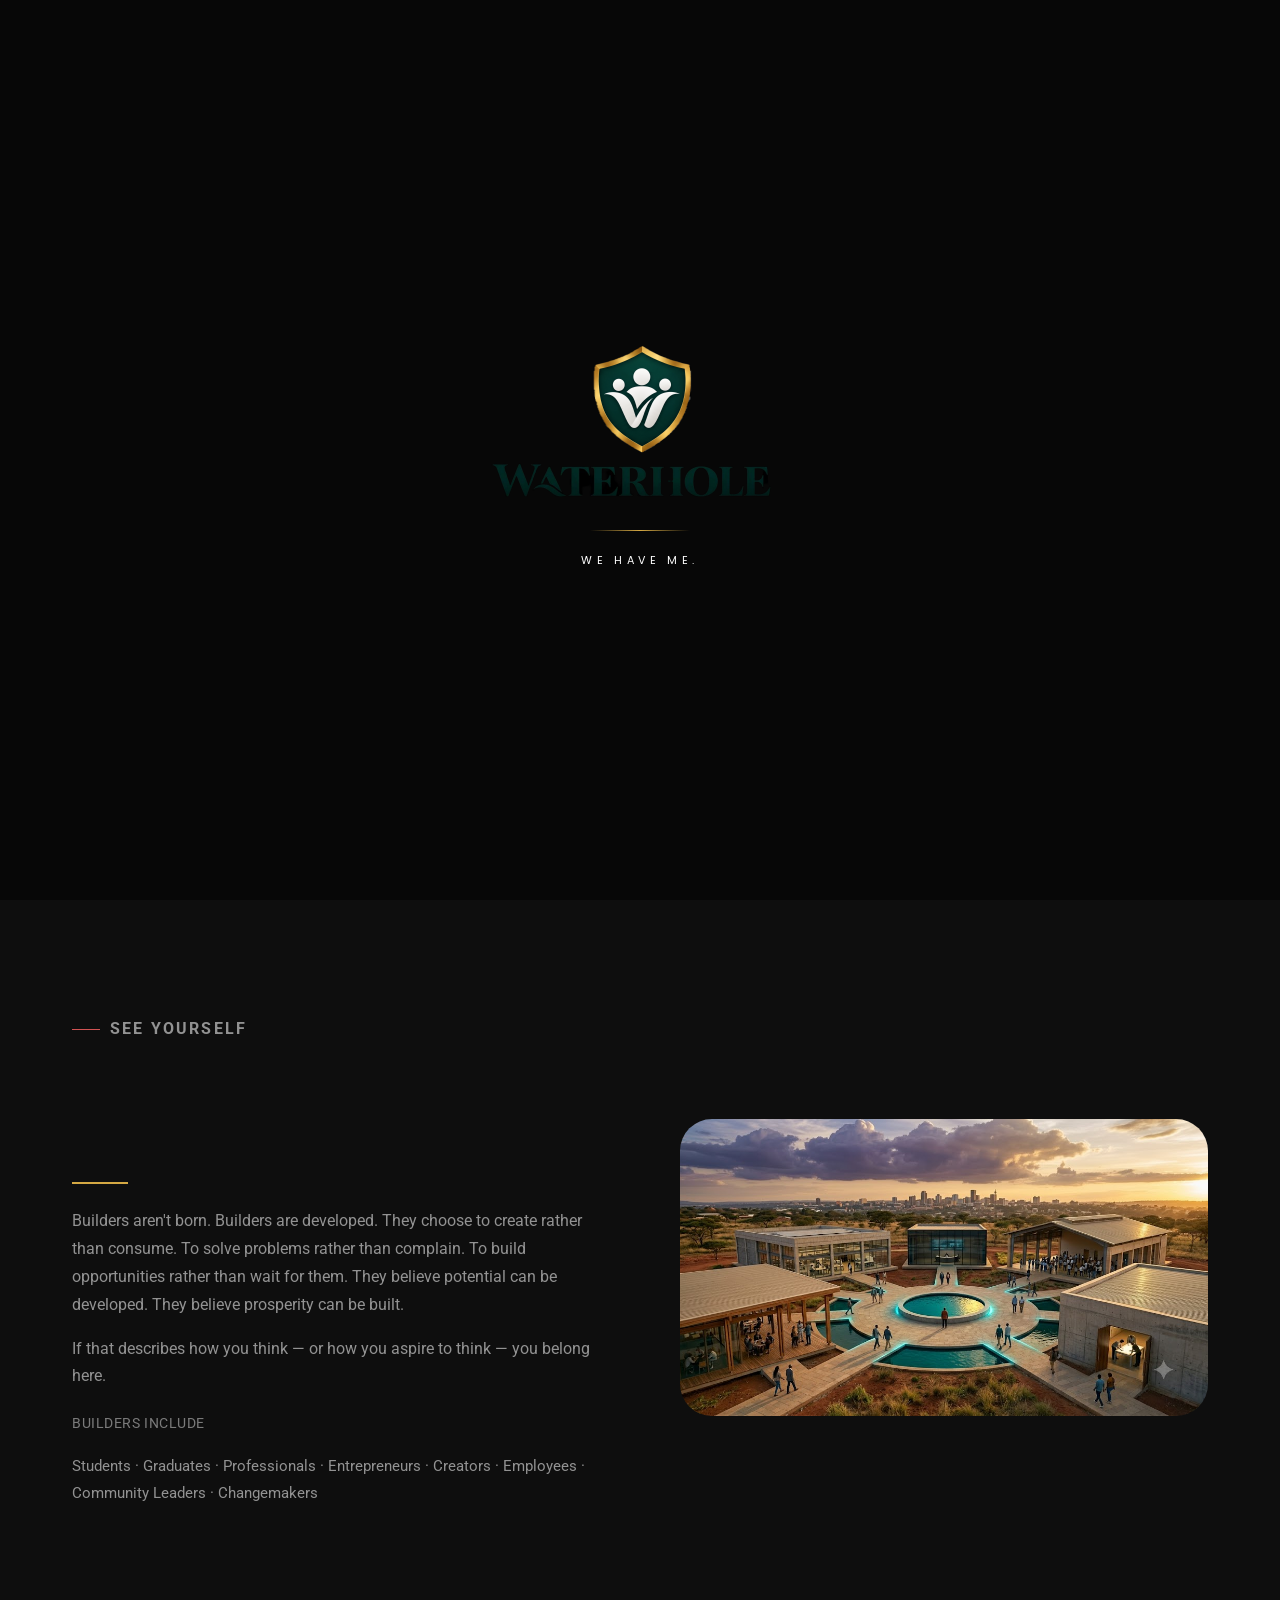
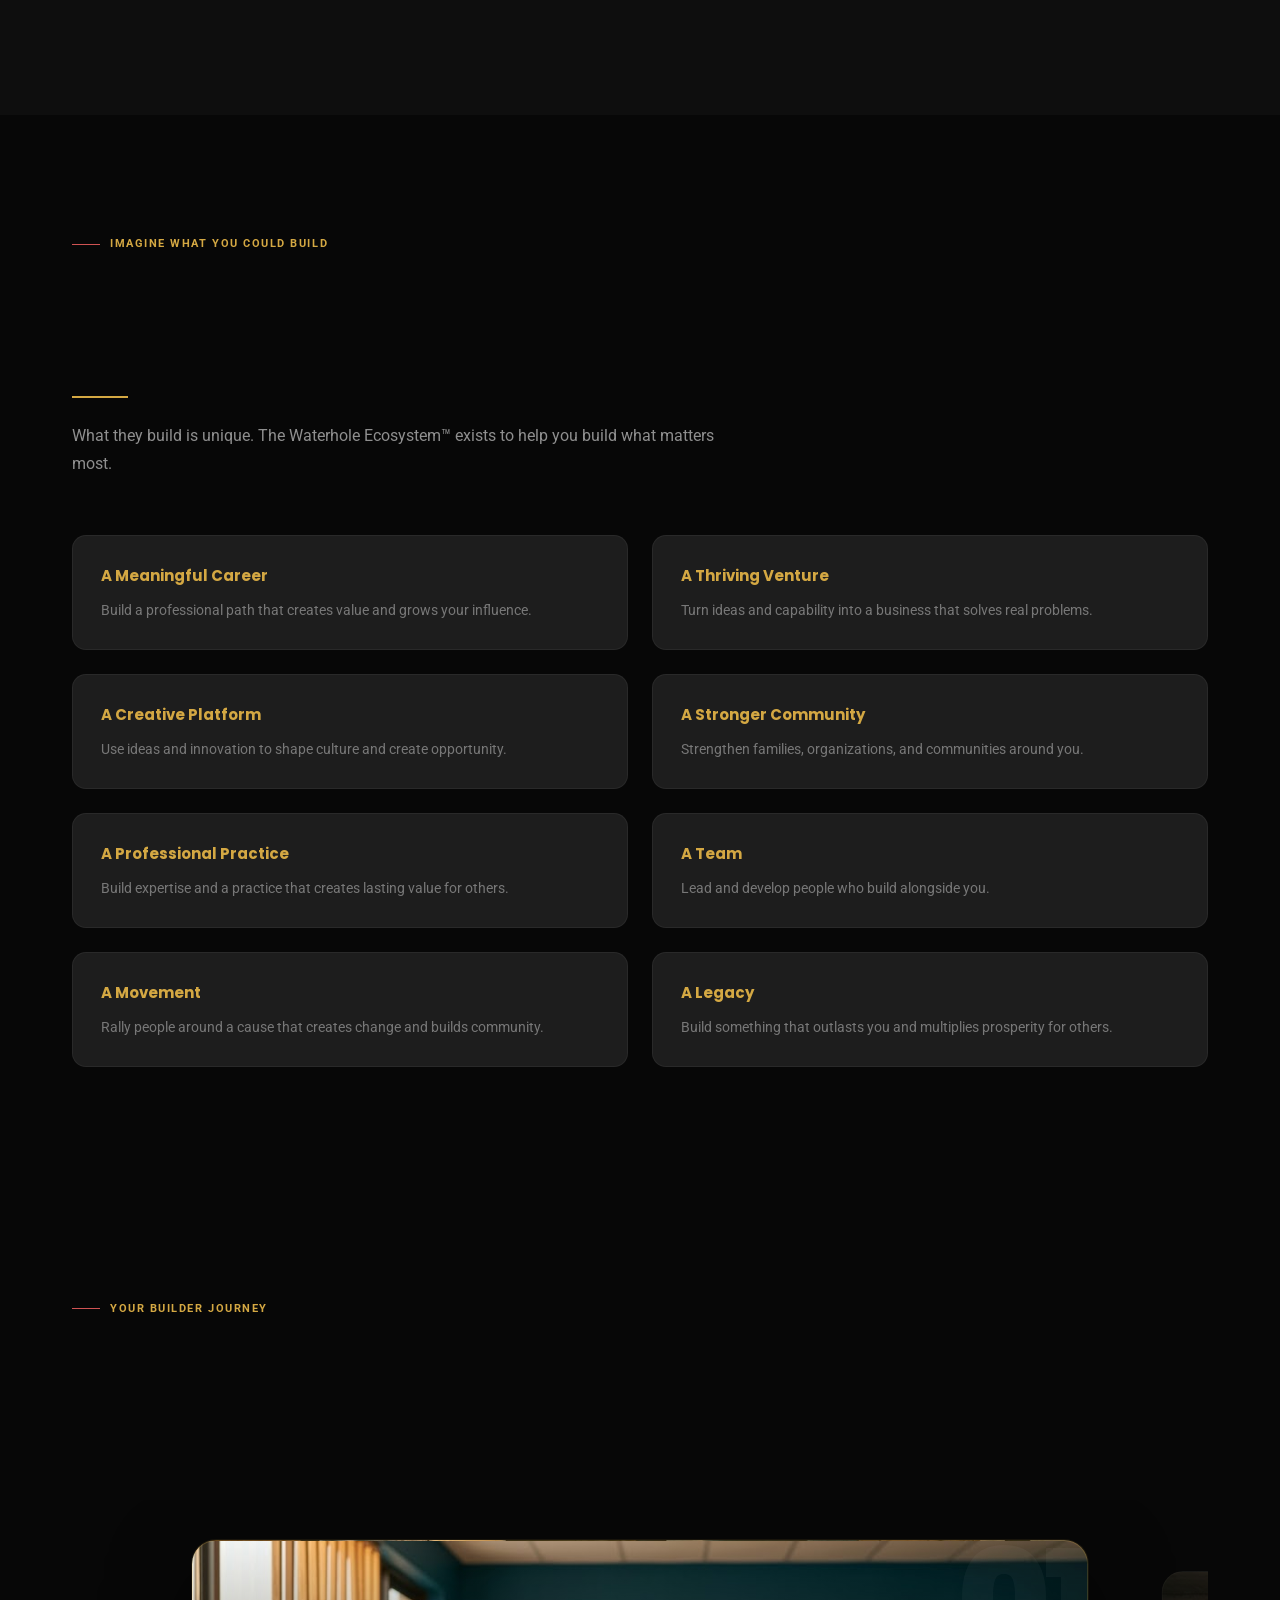
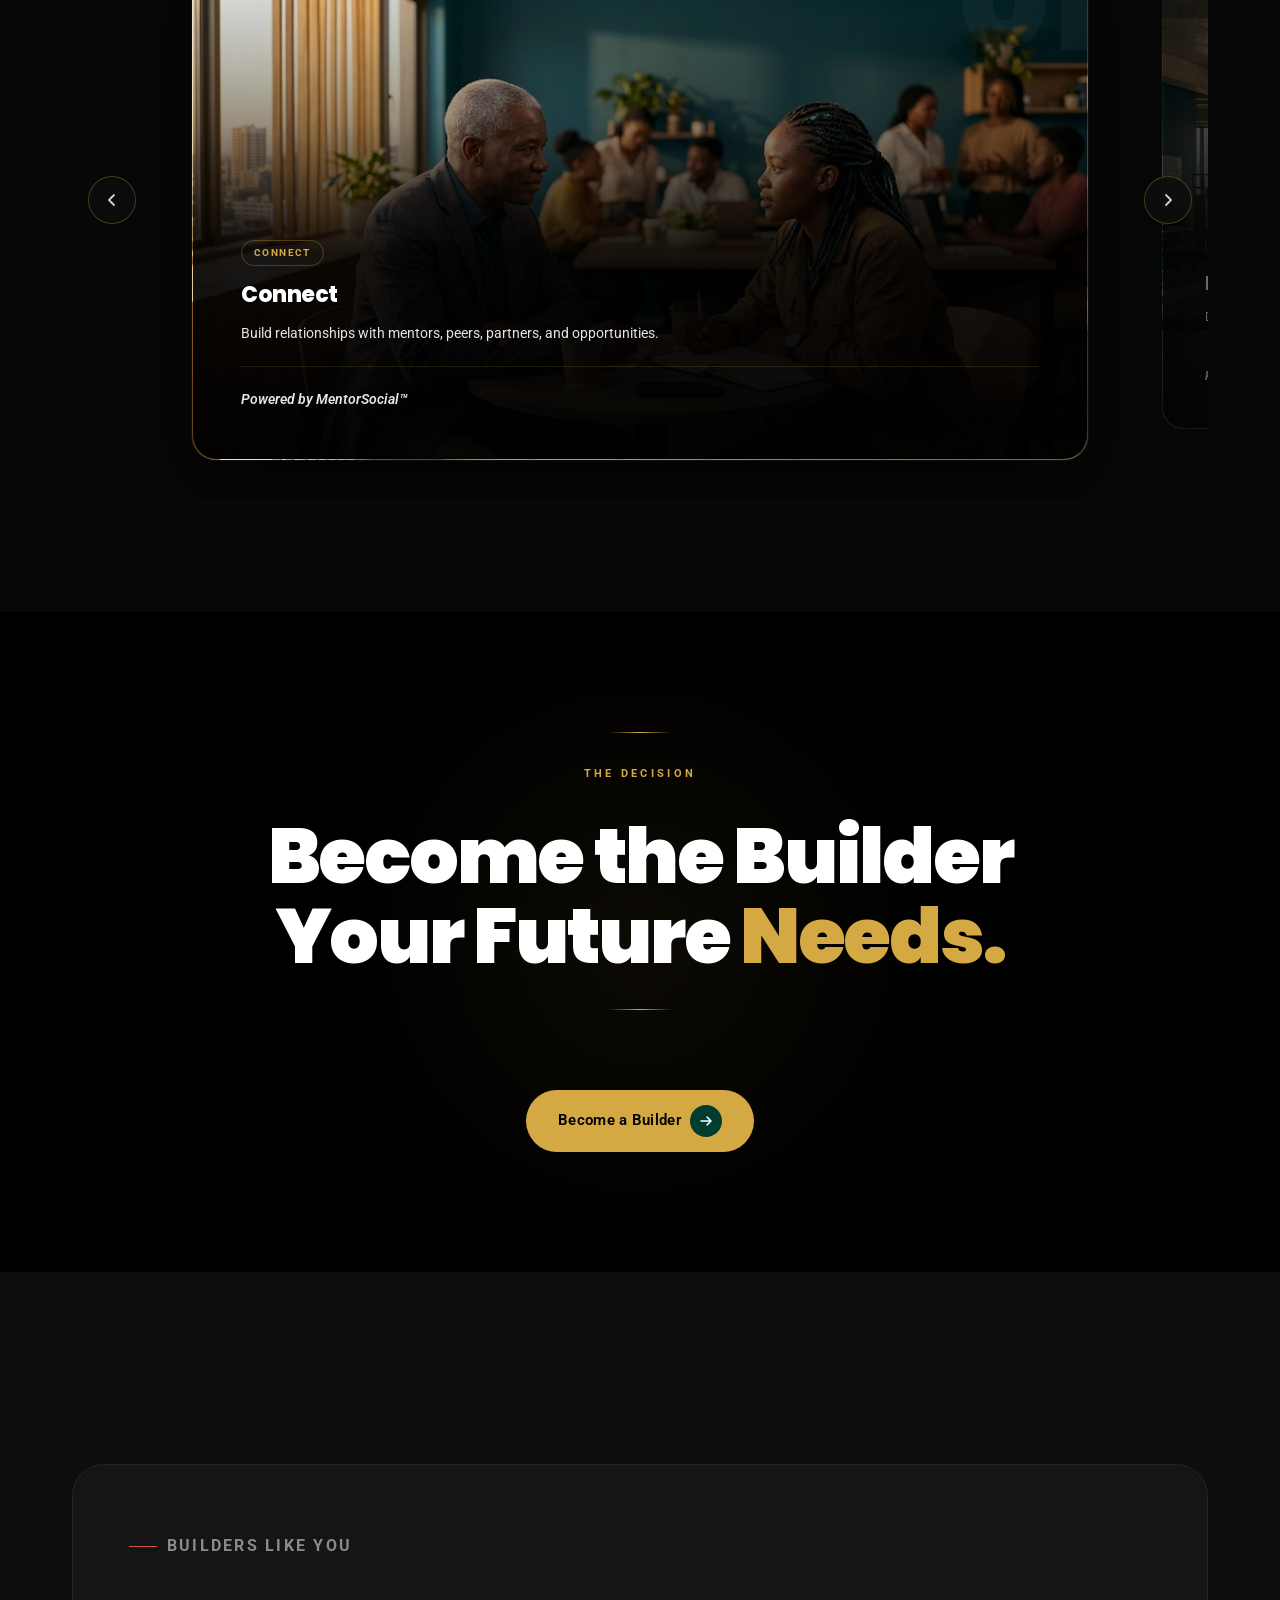
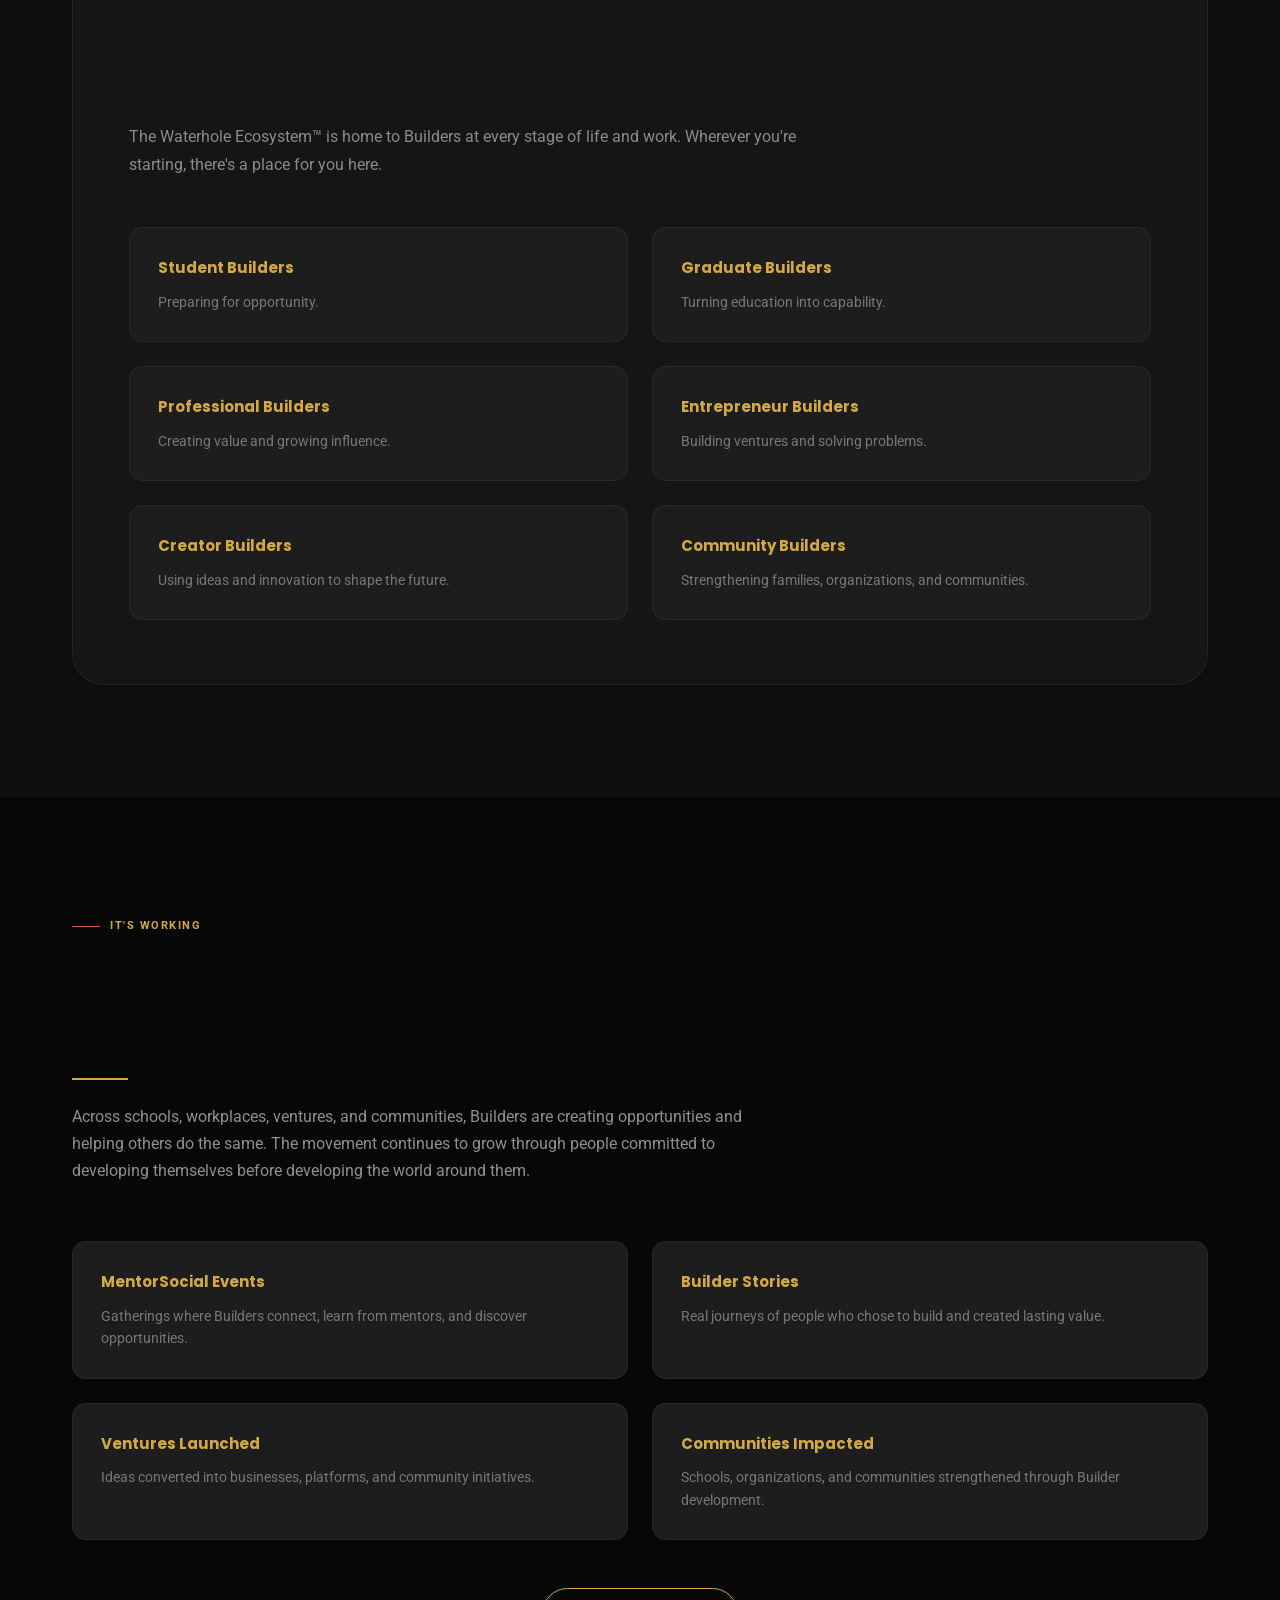
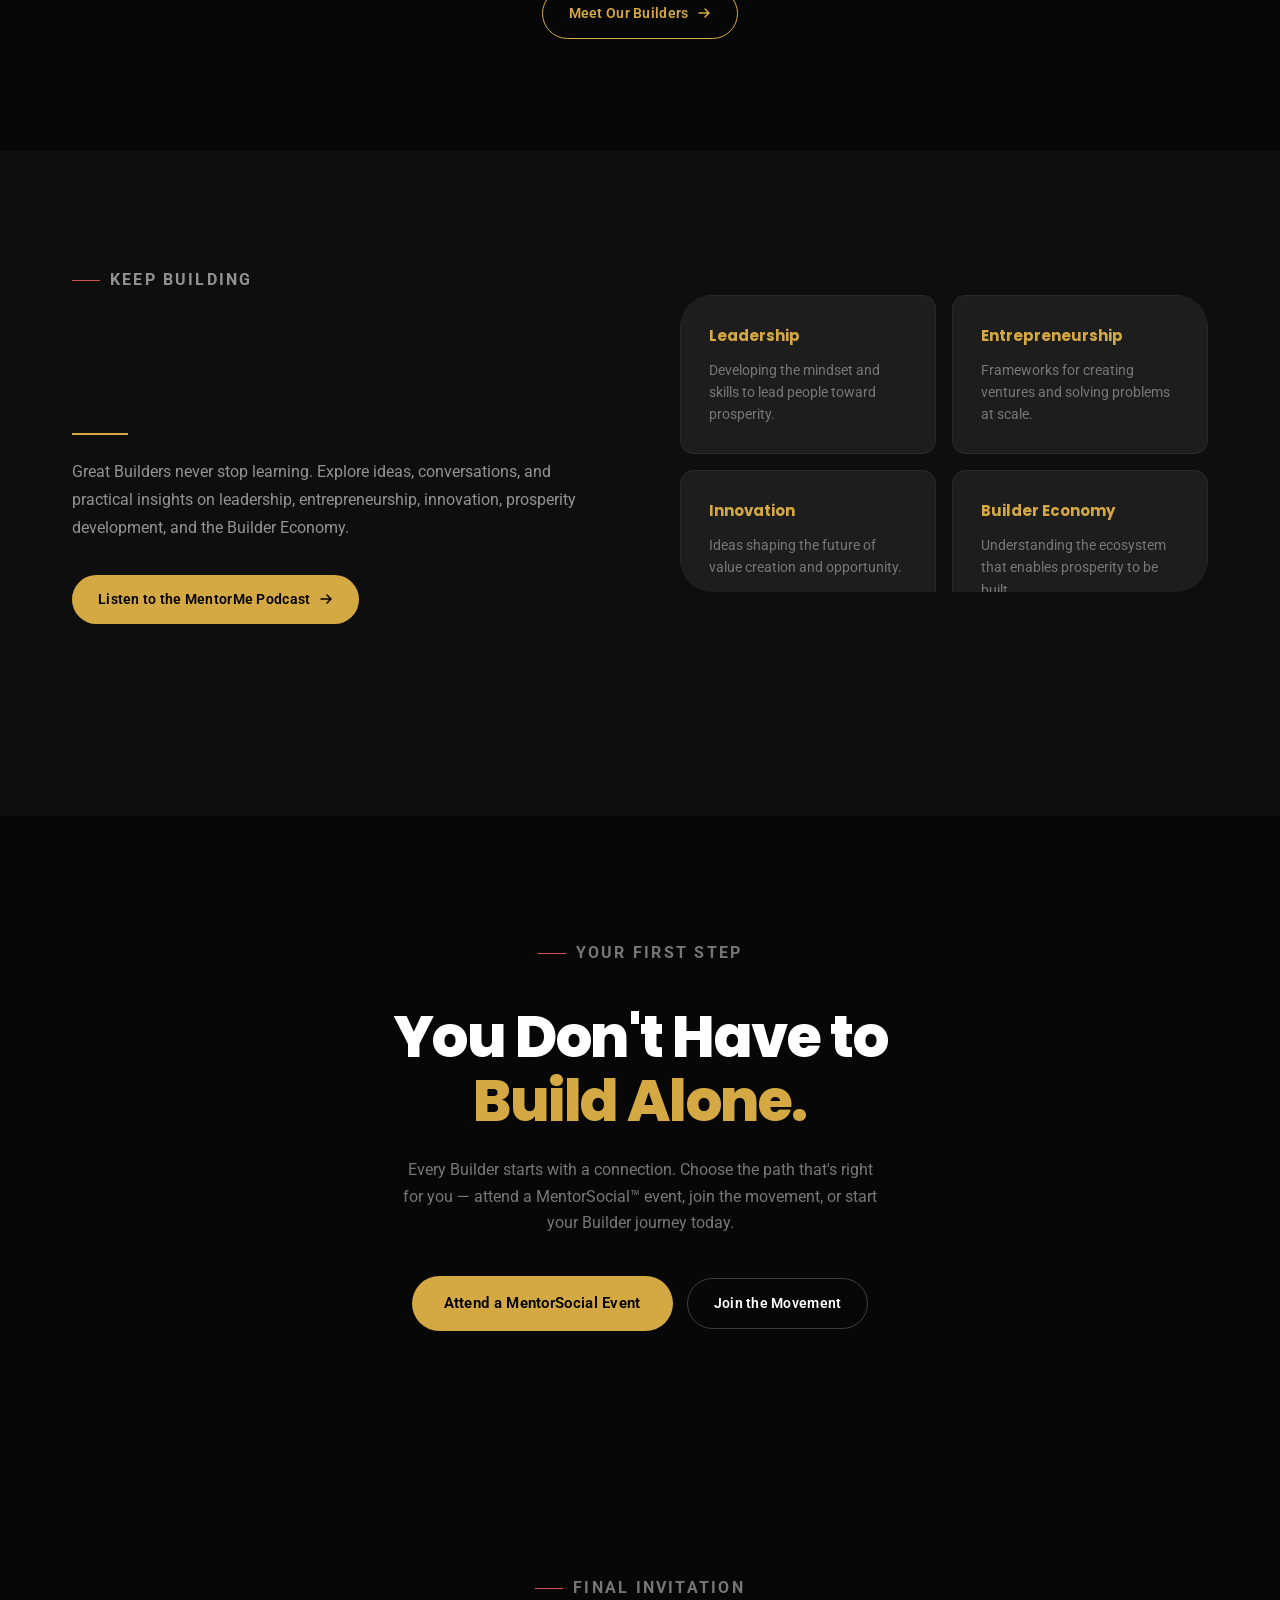
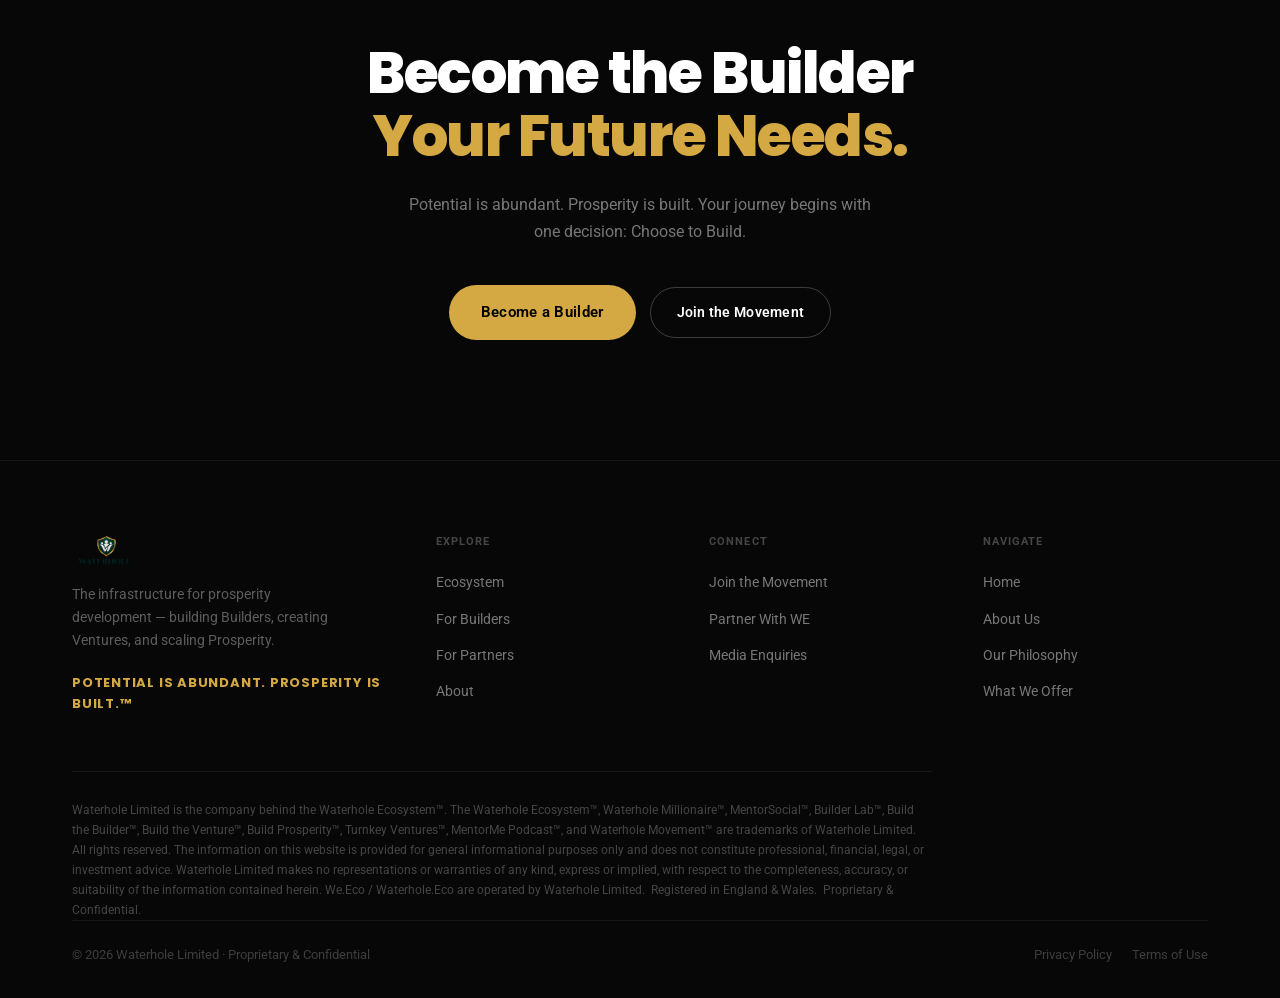
<file: for-builders.html>
<!DOCTYPE html>
<html lang="en">
<head>
  <meta charset="UTF-8" />
  <meta name="viewport" content="width=device-width, initial-scale=1.0" />
  <title>For Builders — Waterhole Ecosystem™</title>
  <link rel="preconnect" href="https://fonts.googleapis.com" />
  <link rel="preconnect" href="https://fonts.gstatic.com" crossorigin />
  <link href="https://fonts.googleapis.com/css2?family=Poppins:wght@600;700;800;900&family=Roboto:wght@300;400;500;700&display=swap" rel="stylesheet" />
  <link rel="stylesheet" href="style.css" />
</head>
<body>

  <!-- NAV -->
  <header class="nav" id="nav">
    <div class="nav-inner">
      <a href="index.html" class="nav-logo" aria-label="Waterhole Ecosystem home">
        <img src="correct-logo.png" style="width: auto;" alt="Group Shumba — Waterhole Ecosystem" />
      </a>
            <ul class="nav-links" role="list">
        <li><a href="index.html">The Ecosystem</a></li>
        <li><a href="for-builders.html" class="active">For Builders</a></li>
        <li><a href="for-partners.html">For Partners</a></li>
        <li><a href="mentorsocial.html">MentorSocial</a></li>
        <li><a href="about.html">About</a></li>
      </ul>
      <a href="mentorsocial.html" class="btn btn-gold nav-cta">Movement Access</a>
      <button class="nav-hamburger" aria-label="Open menu" aria-expanded="false">
        <span></span><span></span><span></span>
      </button>
    </div>
        <nav class="mobile-menu" aria-hidden="true">
      <a href="index.html">The Ecosystem</a>
      <a href="for-builders.html" class="active">For Builders</a>
      <a href="for-partners.html">For Partners</a>
      <a href="mentorsocial.html">MentorSocial</a>
      <a href="about.html">About</a>
      <a href="mentorsocial.html" class="btn btn-gold">Movement Access</a>
    </nav>
  </header>

  <main>

    <!-- PAGE HERO -->
    <section class="offer-hero" aria-label="What We Offer">
      <!-- Left: all black with text -->
      <div class="offer-hero-text">
        <p class="eyebrow">THE WATERHOLE ECOSYSTEM™</p>
        <h1>The Future is<br />Built by <em>Builders.</em></h1>
        <p class="lead">Potential is abundant. Builders create prosperity. The Waterhole Ecosystem™ helps people develop the mindset, capabilities, relationships, and opportunities required to build meaningful lives, create value, launch ventures, and strengthen communities. Whether you're just starting or already building something meaningful, your Builder journey starts here.</p>
      </div>
      <!-- Right: image -->
      <div class="offer-hero-img">
        <img src="assets/asset-14.jpg" alt="Waterhole Innovation Platform" />
      </div>
    </section>

    <!-- PLATFORM INTRO -->
    <section class="section-pad section-dark">
      <div class="container">
        <div class="platform-intro">
          <div class="platform-intro-text fade-in">
            <p class="eyebrow">SEE YOURSELF</p>
            <h2 class="section-title">Builder is not a title.<br><em>It's a decision.</em></h2>
            <div class="divider"></div>
            <p>Builders aren't born. Builders are developed. They choose to create rather than consume. To solve problems rather than complain. To build opportunities rather than wait for them. They believe potential can be developed. They believe prosperity can be built.</p>
            <p>If that describes how you think — or how you aspire to think — you belong here.</p>
            <p style="margin-top: 20px; font-size: 14px; color: rgba(255,255,255,0.45); letter-spacing: 0.04em; text-transform: uppercase;">Builders include</p>
            <p style="margin-top: 8px; font-size: 15px; line-height: 1.8; color: rgba(255,255,255,0.55);">Students · Graduates · Professionals · Entrepreneurs · Creators · Employees · Community Leaders · Changemakers</p>
          </div>
          <div class="platform-intro-img fade-in">
            <img src="assets/asset-20.jpeg" alt="The connected Waterhole platform" loading="lazy" />
          </div>
        </div>
      </div>
    </section>

    <!-- IMAGINE WHAT YOU COULD BUILD -->
    <section class="section-pad section-darker">
      <div class="container">
        <div class="fade-in" style="max-width: 680px; margin-bottom: 56px;">
          <p class="eyebrow">IMAGINE WHAT YOU COULD BUILD</p>
          <h2 class="section-title">Every Builder Begins<br /><em>With Potential.</em></h2>
          <div class="divider"></div>
          <p style="font-size: 16px; line-height: 1.8; color: rgba(255,255,255,0.55); margin-top: 24px;">What they build is unique. The Waterhole Ecosystem™ exists to help you build what matters most.</p>
        </div>
        <div class="foundation-grid fade-in">
          <div class="foundation-card">
            <h4>A Meaningful Career</h4>
            <p>Build a professional path that creates value and grows your influence.</p>
          </div>
          <div class="foundation-card">
            <h4>A Thriving Venture</h4>
            <p>Turn ideas and capability into a business that solves real problems.</p>
          </div>
          <div class="foundation-card">
            <h4>A Creative Platform</h4>
            <p>Use ideas and innovation to shape culture and create opportunity.</p>
          </div>
          <div class="foundation-card">
            <h4>A Stronger Community</h4>
            <p>Strengthen families, organizations, and communities around you.</p>
          </div>
          <div class="foundation-card">
            <h4>A Professional Practice</h4>
            <p>Build expertise and a practice that creates lasting value for others.</p>
          </div>
          <div class="foundation-card">
            <h4>A Team</h4>
            <p>Lead and develop people who build alongside you.</p>
          </div>
          <div class="foundation-card">
            <h4>A Movement</h4>
            <p>Rally people around a cause that creates change and builds community.</p>
          </div>
          <div class="foundation-card">
            <h4>A Legacy</h4>
            <p>Build something that outlasts you and multiplies prosperity for others.</p>
          </div>
        </div>
      </div>
    </section>

    <!-- THE FIVE ENGINES -->
    <section class="section-pad section-darker engines-section">
      <div class="container">
        <div class="fade-in" style="max-width: 560px; margin-bottom: 64px;">
          <p class="eyebrow">YOUR BUILDER JOURNEY</p>
          <h2 class="section-title">Connect → Learn →<br><em>Build → Lead.</em></h2>
        </div>

        <div class="engines-carousel fade-in">
          <button class="engines-arrow engines-arrow--prev" aria-label="Previous engine">
            <svg width="18" height="18" viewBox="0 0 18 18" fill="none"><path d="M11 4L6 9l5 5" stroke="currentColor" stroke-width="1.8" stroke-linecap="round" stroke-linejoin="round"/></svg>
          </button>
          <button class="engines-arrow engines-arrow--next" aria-label="Next engine">
            <svg width="18" height="18" viewBox="0 0 18 18" fill="none"><path d="M7 4l5 5-5 5" stroke="currentColor" stroke-width="1.8" stroke-linecap="round" stroke-linejoin="round"/></svg>
          </button>
        <div class="engines-scroll-track">

          <div class="engine-card" style="background-image: url('assets/asset-15.jpeg');">
            <div class="engine-card-overlay"></div>
            <div class="engine-card-watermark">01</div>
            <div class="engine-card-content">
              <span class="engine-card-tag">Connect</span>
              <h3>Connect</h3>
              <p>Build relationships with mentors, peers, partners, and opportunities.</p>
              <p class="engine-card-purpose">Powered by MentorSocial™</p>
            </div>
          </div>

          <div class="engine-card" style="background-image: url('assets/asset-16.jpg');">
            <div class="engine-card-overlay"></div>
            <div class="engine-card-watermark">02</div>
            <div class="engine-card-content">
              <span class="engine-card-tag">Learn</span>
              <h3>Learn</h3>
              <p>Develop the knowledge, mindset, and practical capabilities required to create value.</p>
              <p class="engine-card-purpose">Powered by Builder Lab™</p>
            </div>
          </div>

          <div class="engine-card" style="background-image: url('assets/asset-17.jpeg');">
            <div class="engine-card-overlay"></div>
            <div class="engine-card-watermark">03</div>
            <div class="engine-card-content">
              <span class="engine-card-tag">Build</span>
              <h3>Build</h3>
              <p>Turn ideas into action, opportunities into ventures, and capability into impact.</p>
              <p class="engine-card-purpose">Powered by Build the Venture™</p>
            </div>
          </div>

          <div class="engine-card" style="background-image: url('assets/asset-18.jpg');">
            <div class="engine-card-overlay"></div>
            <div class="engine-card-watermark">04</div>
            <div class="engine-card-content">
              <span class="engine-card-tag">Lead</span>
              <h3>Lead</h3>
              <p>Help others grow, strengthen communities, and multiply prosperity.</p>
              <p class="engine-card-purpose">Powered by the Waterhole Movement™</p>
            </div>
          </div>

          <div class="engine-card" style="background-image: url('assets/asset-19.jpg');">
            <div class="engine-card-overlay"></div>
            <div class="engine-card-watermark">05</div>
            <div class="engine-card-content">
              <span class="engine-card-tag">Journey</span>
              <h3>Your First Step</h3>
              <p>Every Builder starts with a connection. You don't have to build alone.</p>
              <p class="engine-card-purpose">Choose the path that's right for you</p>
            </div>
          </div>

        </div><!-- /engines-scroll-track -->
        </div><!-- /engines-carousel -->
      </div>
    </section>

    <!-- STATEMENT SECTION -->
    <section class="statement-section">
      <div class="statement-inner fade-in">
        <div class="statement-accent" aria-hidden="true"></div>
        <p class="statement-label">The Decision</p>
        <blockquote class="statement-quote">
          Become the Builder<br />Your Future <em>Needs.</em>
        </blockquote>
        <div class="statement-accent" aria-hidden="true"></div>
        <a href="mentorsocial.html" class="btn btn-gold btn-lg" style="margin-top: 48px;">
          Become a Builder
          <span class="arrow-icon" aria-hidden="true">
            <svg width="14" height="14" viewBox="0 0 14 14" fill="none"><path d="M2 7h10M8 3l4 4-4 4" stroke="currentColor" stroke-width="1.5" stroke-linecap="round" stroke-linejoin="round"/></svg>
          </span>
        </a>
      </div>
    </section>

    <!-- MISSION WATERHOLE FOUNDATION -->
    <section class="section-pad section-dark">
      <div class="container">
        <div class="foundation-section fade-in">
          <p class="eyebrow">BUILDERS LIKE YOU</p>
          <h2 class="section-title">Every Builder<br /><em>Starts Somewhere.</em></h2>
          <p>The Waterhole Ecosystem™ is home to Builders at every stage of life and work. Wherever you're starting, there's a place for you here.</p>
          <div class="foundation-grid">
            <div class="foundation-card">
              <h4>Student Builders</h4>
              <p>Preparing for opportunity.</p>
            </div>
            <div class="foundation-card">
              <h4>Graduate Builders</h4>
              <p>Turning education into capability.</p>
            </div>
            <div class="foundation-card">
              <h4>Professional Builders</h4>
              <p>Creating value and growing influence.</p>
            </div>
            <div class="foundation-card">
              <h4>Entrepreneur Builders</h4>
              <p>Building ventures and solving problems.</p>
            </div>
            <div class="foundation-card">
              <h4>Creator Builders</h4>
              <p>Using ideas and innovation to shape the future.</p>
            </div>
            <div class="foundation-card">
              <h4>Community Builders</h4>
              <p>Strengthening families, organizations, and communities.</p>
            </div>
          </div>
        </div>
      </div>
    </section>

    <!-- IT'S WORKING -->
    <section class="section-pad section-darker">
      <div class="container">
        <div class="fade-in" style="max-width: 680px; margin-bottom: 56px;">
          <p class="eyebrow">IT'S WORKING</p>
          <h2 class="section-title">Builders Are Building<br /><em>Prosperity.</em></h2>
          <div class="divider"></div>
          <p style="margin-top: 24px; font-size: 15.5px; line-height: 1.75; color: rgba(255,255,255,0.55);">Across schools, workplaces, ventures, and communities, Builders are creating opportunities and helping others do the same. The movement continues to grow through people committed to developing themselves before developing the world around them.</p>
        </div>
        <div class="foundation-grid fade-in">
          <div class="foundation-card">
            <h4>MentorSocial Events</h4>
            <p>Gatherings where Builders connect, learn from mentors, and discover opportunities.</p>
          </div>
          <div class="foundation-card">
            <h4>Builder Stories</h4>
            <p>Real journeys of people who chose to build and created lasting value.</p>
          </div>
          <div class="foundation-card">
            <h4>Ventures Launched</h4>
            <p>Ideas converted into businesses, platforms, and community initiatives.</p>
          </div>
          <div class="foundation-card">
            <h4>Communities Impacted</h4>
            <p>Schools, organizations, and communities strengthened through Builder development.</p>
          </div>
        </div>
        <div style="margin-top: 48px; text-align: center;" class="fade-in">
          <a href="mentorsocial.html" class="btn btn-outline-gold">Meet Our Builders
            <svg width="14" height="14" viewBox="0 0 14 14" fill="none" aria-hidden="true"><path d="M2 7h10M8 3l4 4-4 4" stroke="currentColor" stroke-width="1.5" stroke-linecap="round" stroke-linejoin="round"/></svg>
          </a>
        </div>
      </div>
    </section>

    <!-- KEEP BUILDING / BUILDER INSIGHTS™ -->
    <section class="section-pad section-dark">
      <div class="container">
        <div class="platform-intro">
          <div class="platform-intro-text fade-in">
            <p class="eyebrow">KEEP BUILDING</p>
            <h2 class="section-title">Builder<br /><em>Insights™</em></h2>
            <div class="divider"></div>
            <p>Great Builders never stop learning. Explore ideas, conversations, and practical insights on leadership, entrepreneurship, innovation, prosperity development, and the Builder Economy.</p>
            <div style="margin-top: 32px;">
              <a href="mentorsocial.html" class="btn btn-gold">Listen to the MentorMe Podcast
                <svg width="14" height="14" viewBox="0 0 14 14" fill="none" aria-hidden="true"><path d="M2 7h10M8 3l4 4-4 4" stroke="currentColor" stroke-width="1.5" stroke-linecap="round" stroke-linejoin="round"/></svg>
              </a>
            </div>
          </div>
          <div class="platform-intro-img fade-in">
            <div class="foundation-grid" style="gap: 16px;">
              <div class="foundation-card"><h4>Leadership</h4><p>Developing the mindset and skills to lead people toward prosperity.</p></div>
              <div class="foundation-card"><h4>Entrepreneurship</h4><p>Frameworks for creating ventures and solving problems at scale.</p></div>
              <div class="foundation-card"><h4>Innovation</h4><p>Ideas shaping the future of value creation and opportunity.</p></div>
              <div class="foundation-card"><h4>Builder Economy</h4><p>Understanding the ecosystem that enables prosperity to be built.</p></div>
            </div>
          </div>
        </div>
      </div>
    </section>

    <!-- CTA -->
    <section class="closing-cta">
      <div class="closing-cta-bg" style="background-image: url('assets/image-9.jpeg'); background-attachment: fixed;" aria-hidden="true"></div>
      <div class="container">
        <div class="fade-in">
          <p class="eyebrow" style="justify-content: center;">YOUR FIRST STEP</p>
          <h2>You Don't Have to<br /><em>Build Alone.</em></h2>
          <p>Every Builder starts with a connection. Choose the path that's right for you — attend a MentorSocial™ event, join the movement, or start your Builder journey today.</p>
          <div class="btns">
            <a href="mentorsocial.html" class="btn btn-gold btn-lg">Attend a MentorSocial Event</a>
            <a href="mentorsocial.html" class="btn btn-outline">Join the Movement</a>
          </div>
        </div>
      </div>
    </section>

    <!-- FINAL INVITATION -->
    <section class="closing-cta">
      <div class="closing-cta-bg" style="background-image: url('assets/image-9.jpeg'); background-attachment: fixed;" aria-hidden="true"></div>
      <div class="container">
        <div class="fade-in">
          <p class="eyebrow" style="justify-content: center;">FINAL INVITATION</p>
          <h2>Become the Builder<br /><em>Your Future Needs.</em></h2>
          <p>Potential is abundant. Prosperity is built. Your journey begins with one decision: Choose to Build.</p>
          <div class="btns">
            <a href="mentorsocial.html" class="btn btn-gold btn-lg">Become a Builder</a>
            <a href="mentorsocial.html" class="btn btn-outline">Join the Movement</a>
          </div>
        </div>
      </div>
    </section>

  </main>

  <!-- FOOTER -->
  <footer class="footer">
    <div class="container">
      <div class="footer-grid">
        <div class="footer-brand">
          <img src="correct-logo.png" alt="Group Shumba" />
          <p>The infrastructure for prosperity development — building Builders, creating Ventures, and scaling Prosperity.</p>
          <div class="footer-covenant">POTENTIAL IS ABUNDANT. PROSPERITY IS BUILT.™</div>
        </div>
        <div class="footer-col">
          <h4>Explore</h4>
          <ul role="list">
            <li><a href="index.html">Ecosystem</a></li>
            <li><a href="for-builders.html">For Builders</a></li>
            <li><a href="for-partners.html">For Partners</a></li>
            <li><a href="about.html">About</a></li>
          </ul>
        </div>
        <div class="footer-col">
          <h4>Connect</h4>
          <ul role="list">
            <li><a href="mentorsocial.html">Join the Movement</a></li>
            <li><a href="mentorsocial.html">Partner With WE</a></li>
            <li><a href="mentorsocial.html">Media Enquiries</a></li>
          </ul>
        </div>
        <div class="footer-col">
          <h4>Navigate</h4>
          <ul role="list">
            <li><a href="index.html">Home</a></li>
            <li><a href="about.html">About Us</a></li>
            <li><a href="for-partners.html">Our Philosophy</a></li>
            <li><a href="for-builders.html">What We Offer</a></li>
          </ul>
        </div>
      </div>
      <div class="footer-disclaimer" style="border-top: 1px solid rgba(255,255,255,0.07); margin-top: 40px; padding-top: 28px; font-size: 11.5px; line-height: 1.75; color: rgba(255,255,255,0.25); max-width: 860px;">
        Waterhole Limited is the company behind the Waterhole Ecosystem™. The Waterhole Ecosystem™, Waterhole Millionaire™, MentorSocial™, Builder Lab™, Build the Builder™, Build the Venture™, Build Prosperity™, Turnkey Ventures™, MentorMe Podcast™, and Waterhole Movement™ are trademarks of Waterhole Limited. All rights reserved. The information on this website is provided for general informational purposes only and does not constitute professional, financial, legal, or investment advice. Waterhole Limited makes no representations or warranties of any kind, express or implied, with respect to the completeness, accuracy, or suitability of the information contained herein. We.Eco / Waterhole.Eco are operated by Waterhole Limited. &nbsp;Registered in England &amp; Wales. &nbsp;Proprietary &amp; Confidential.
      </div>
      <div class="footer-bottom">
        <span>© 2026 Waterhole Limited · Proprietary &amp; Confidential</span>
        <div class="footer-legal">
          <a href="privacy-policy.html">Privacy Policy</a>
          <a href="terms-of-use.html">Terms of Use</a>
        </div>
      </div>
    </div>
  </footer>

  <script src="script.js"></script>
</body>
</html>
</file>
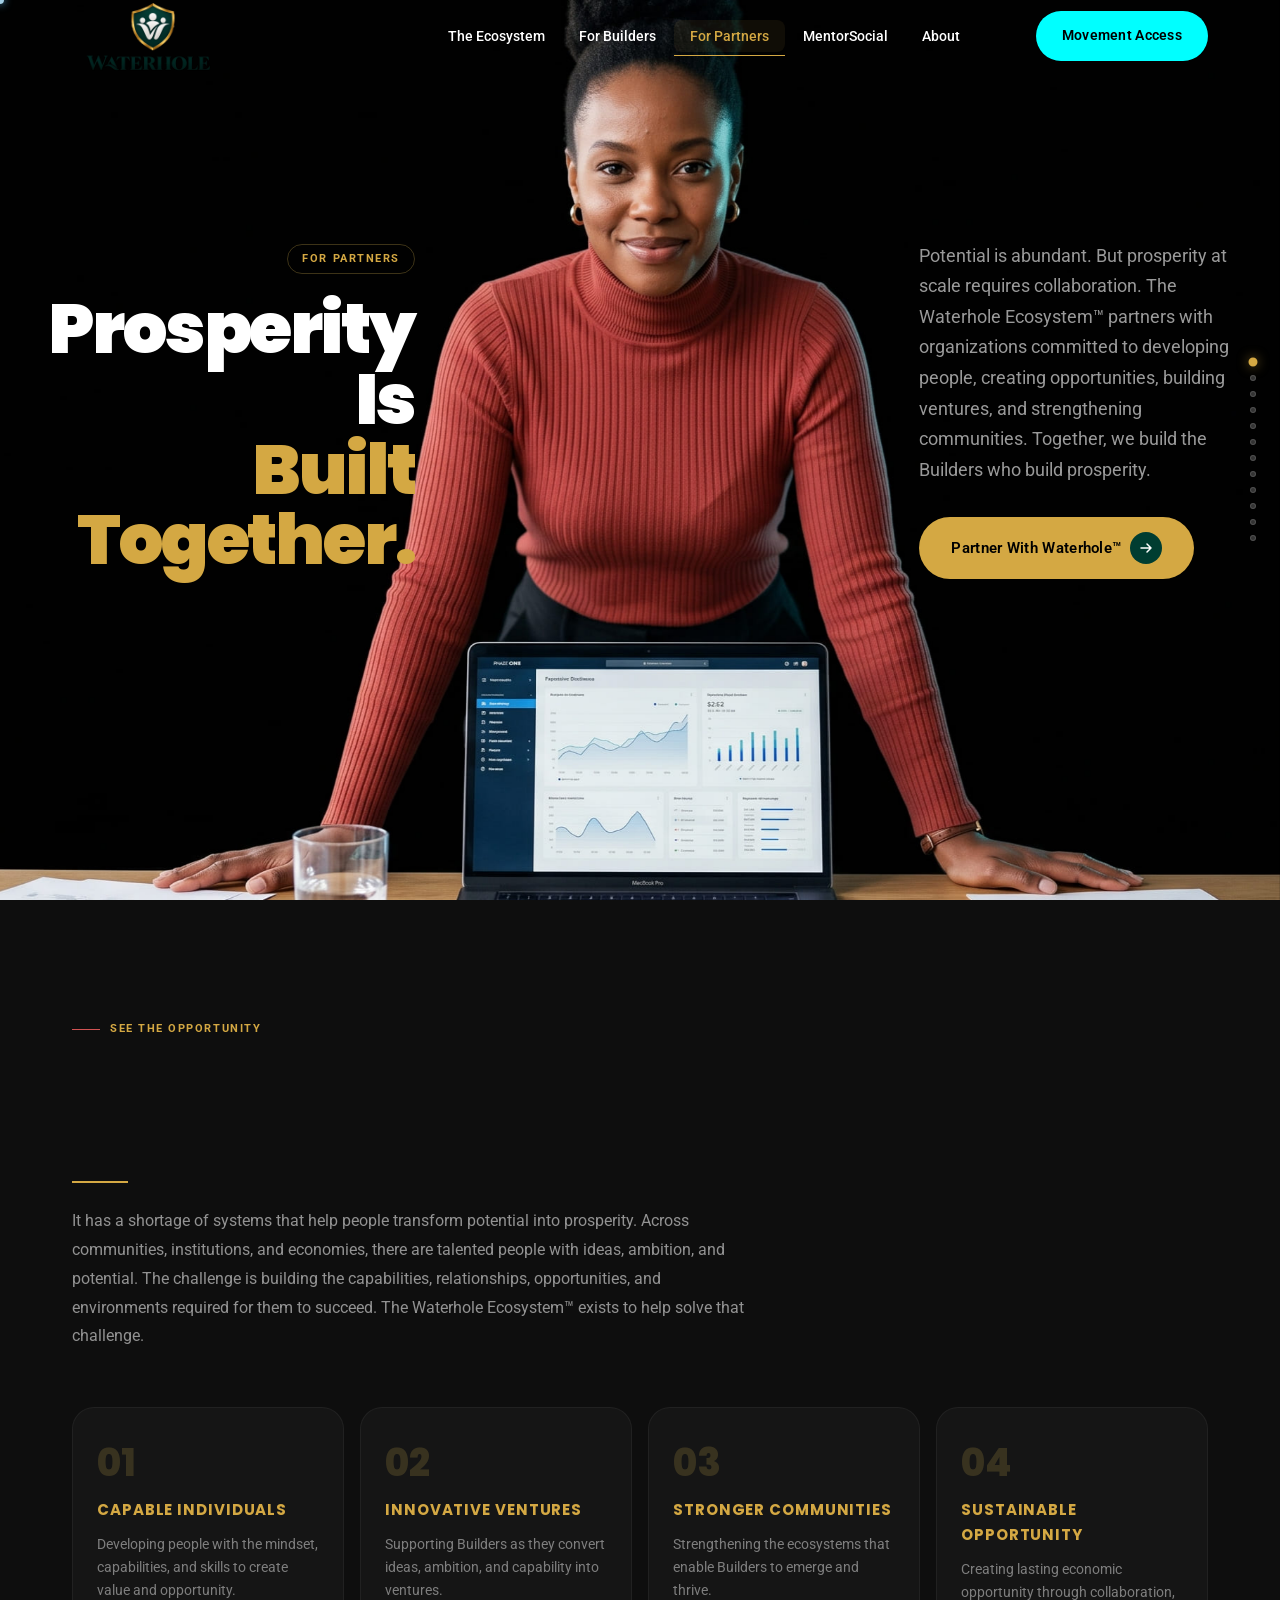
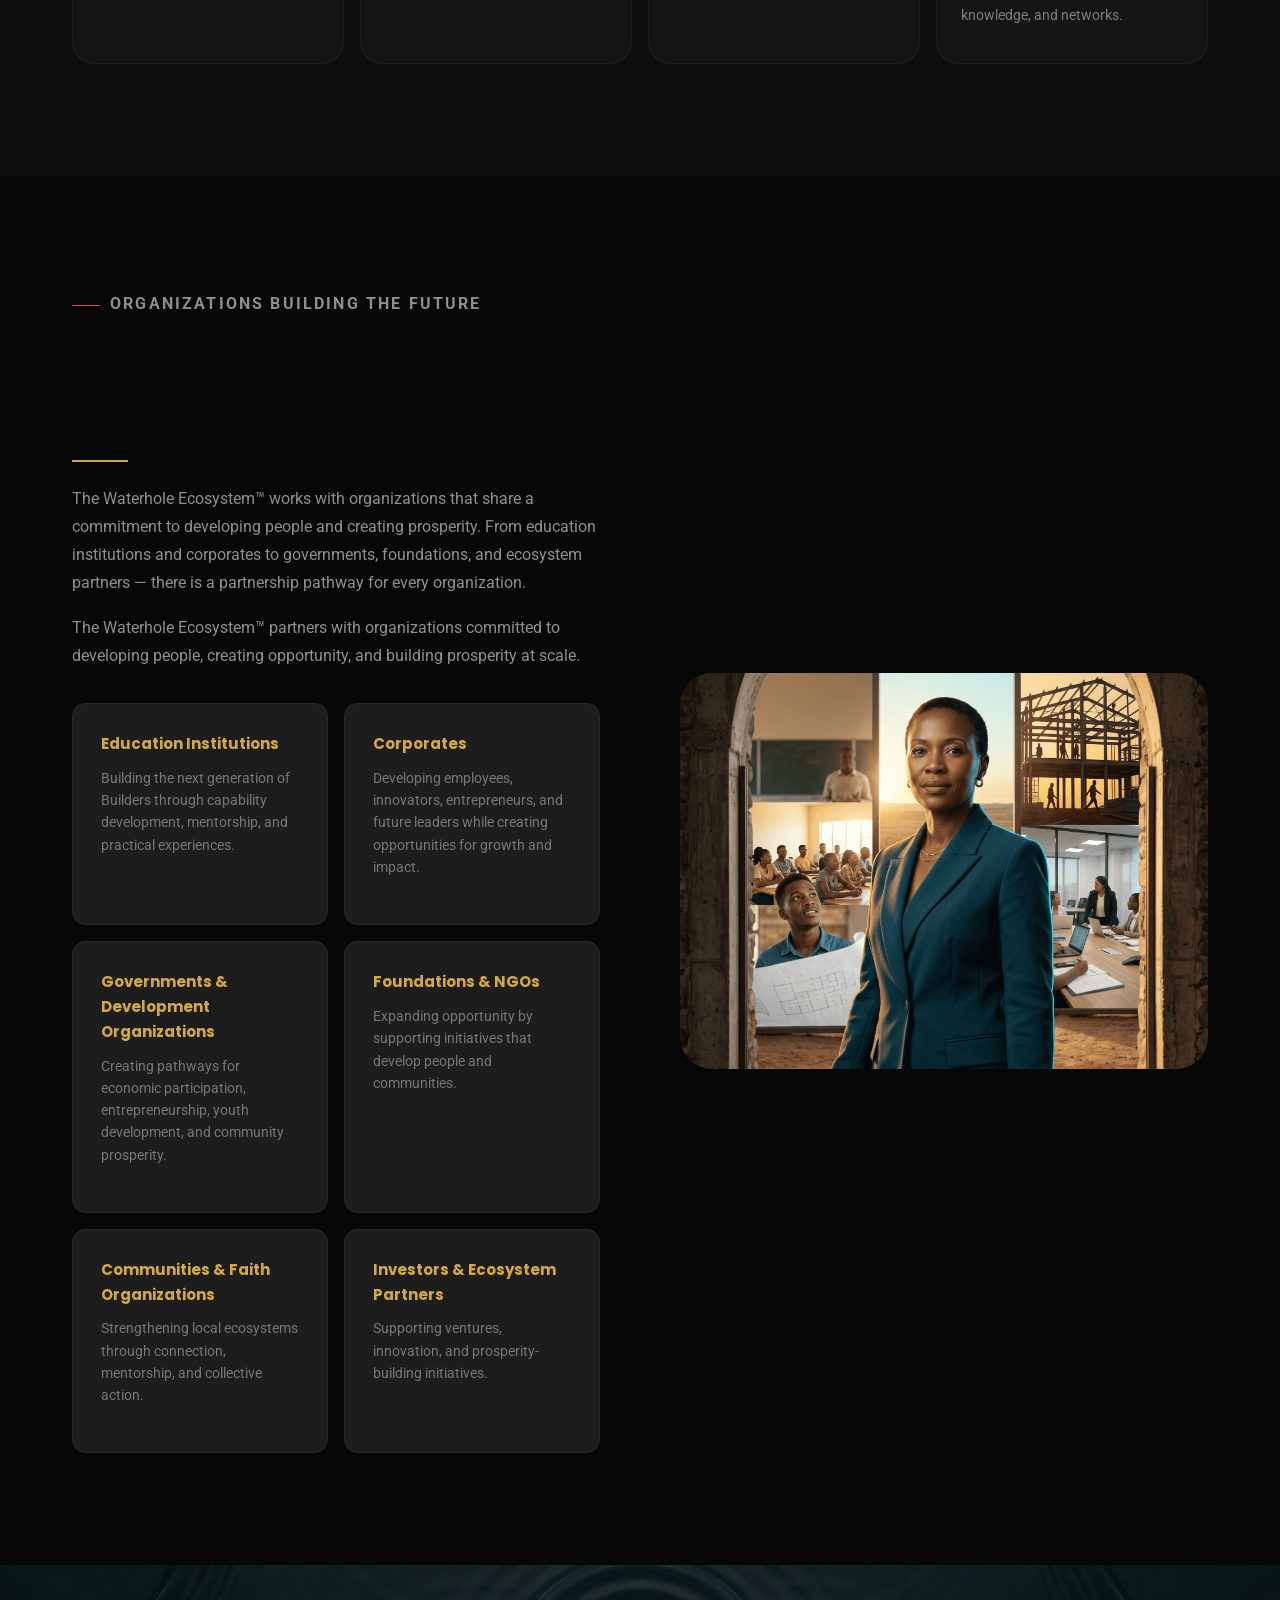
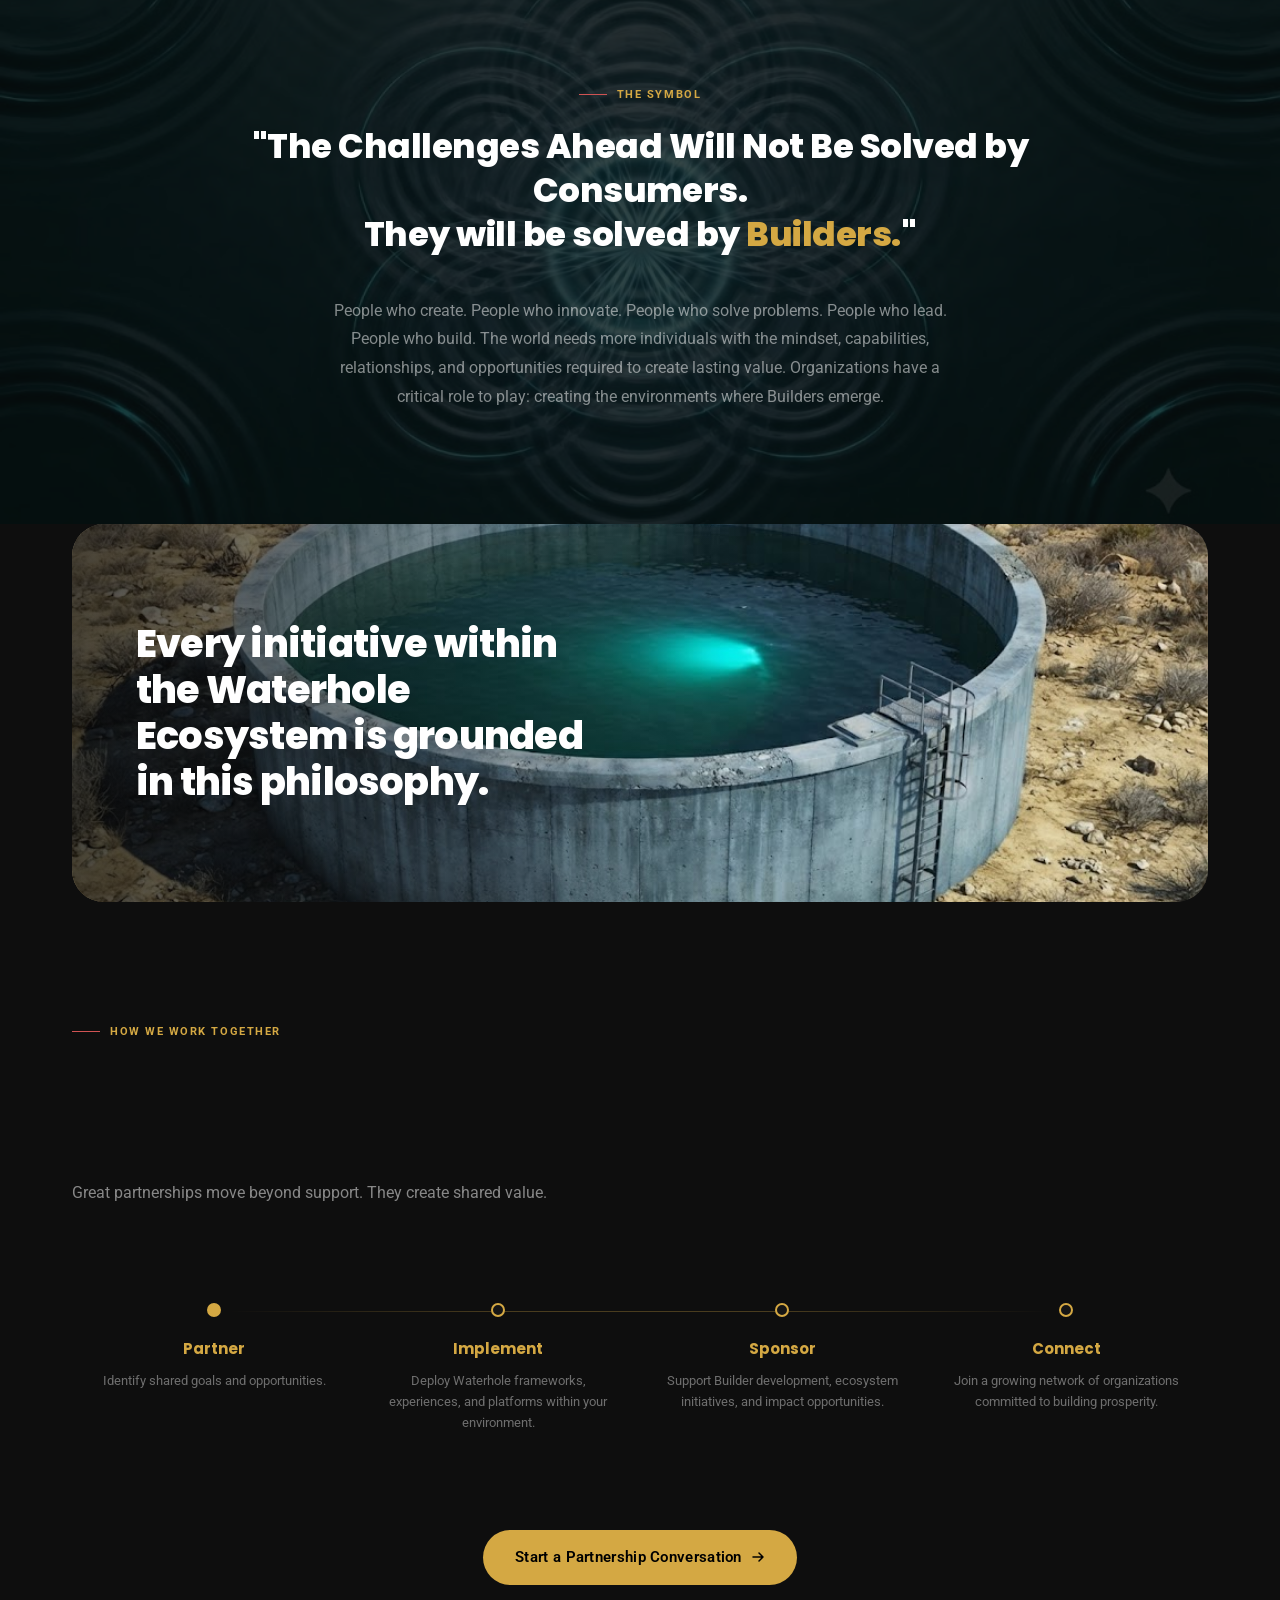
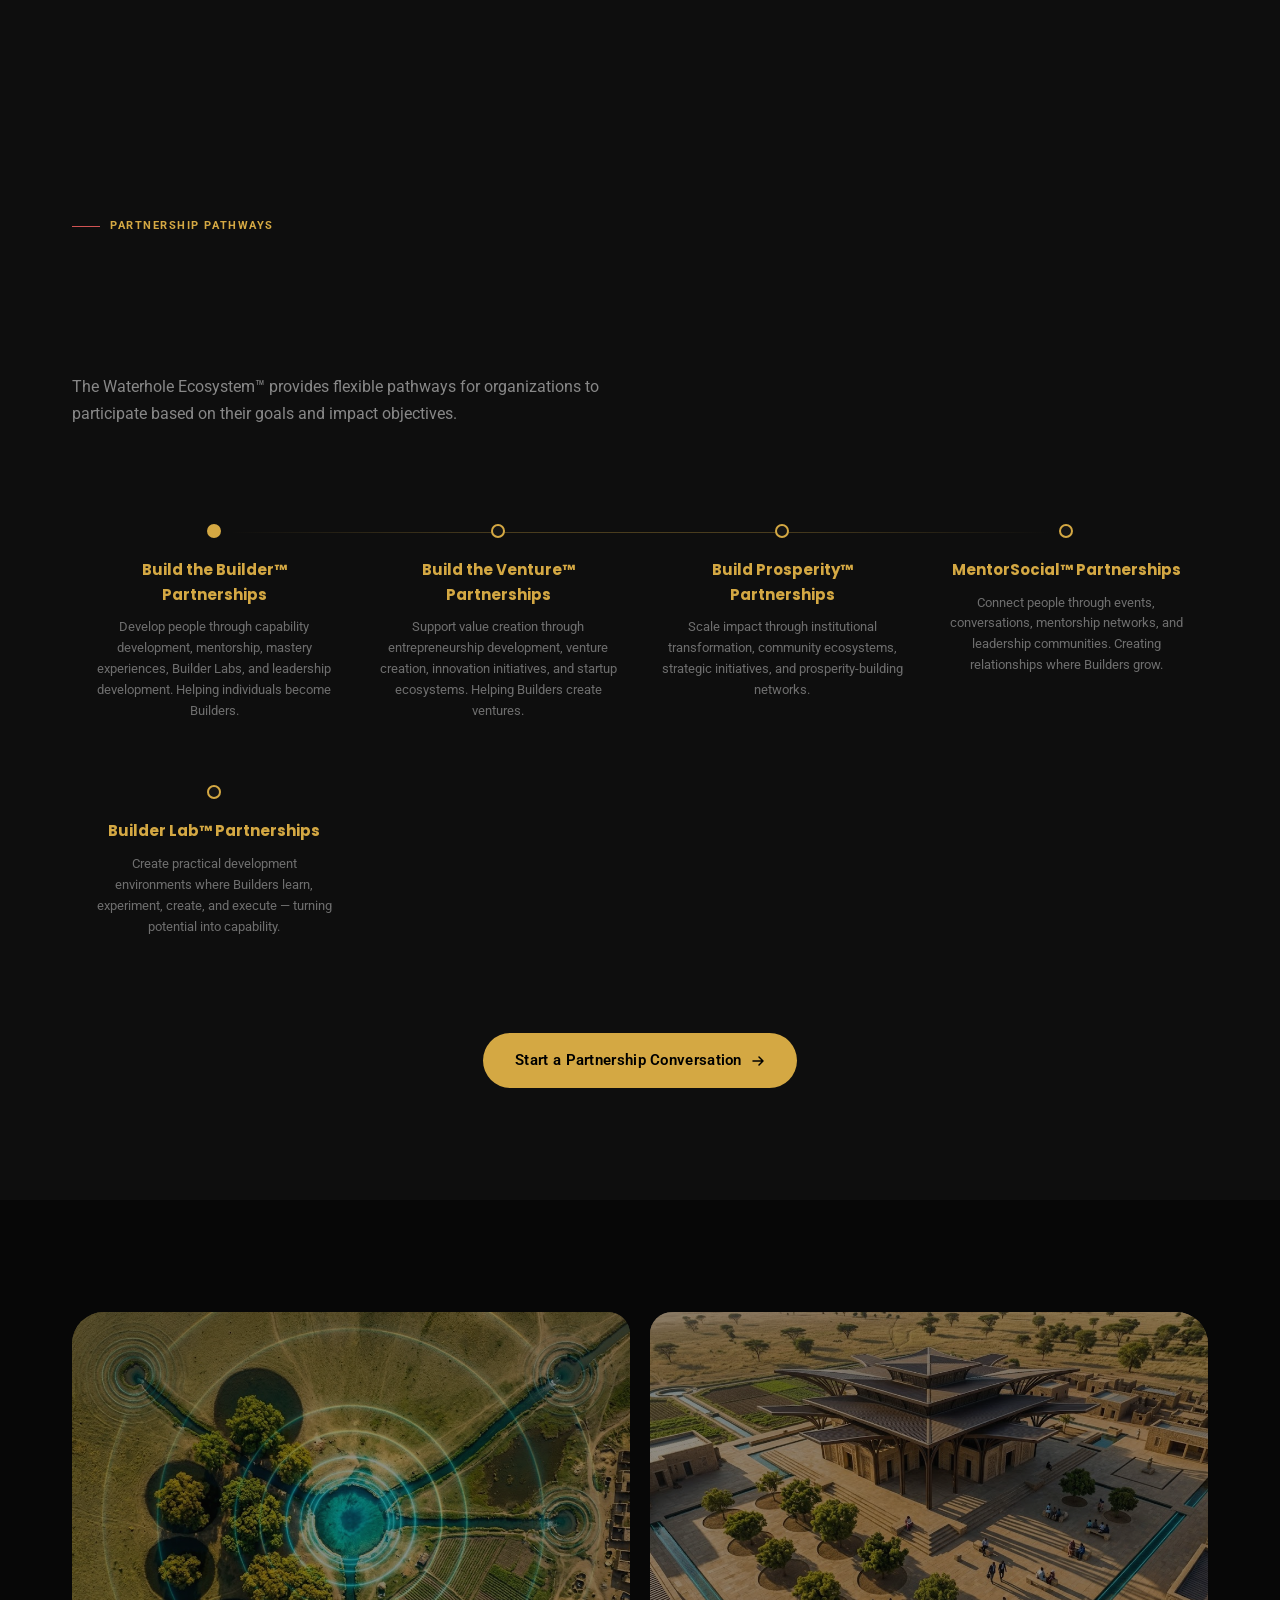
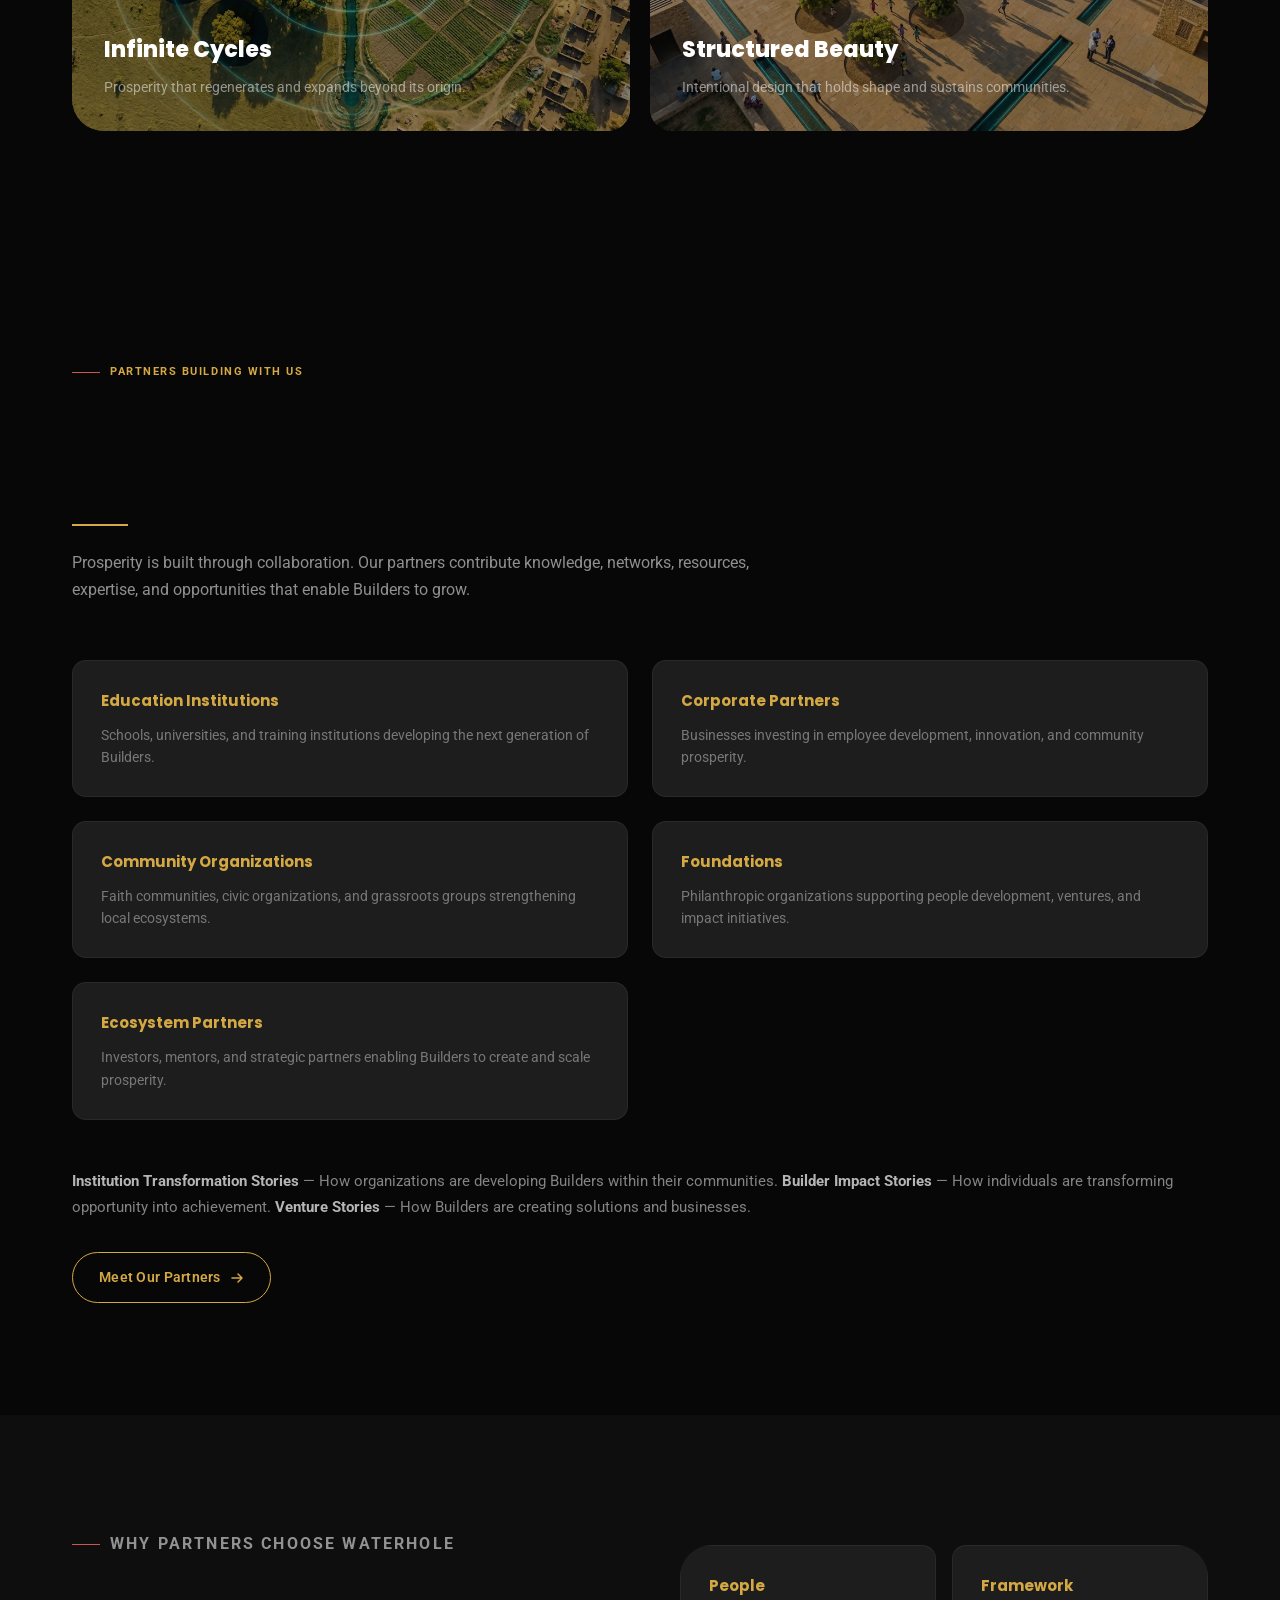
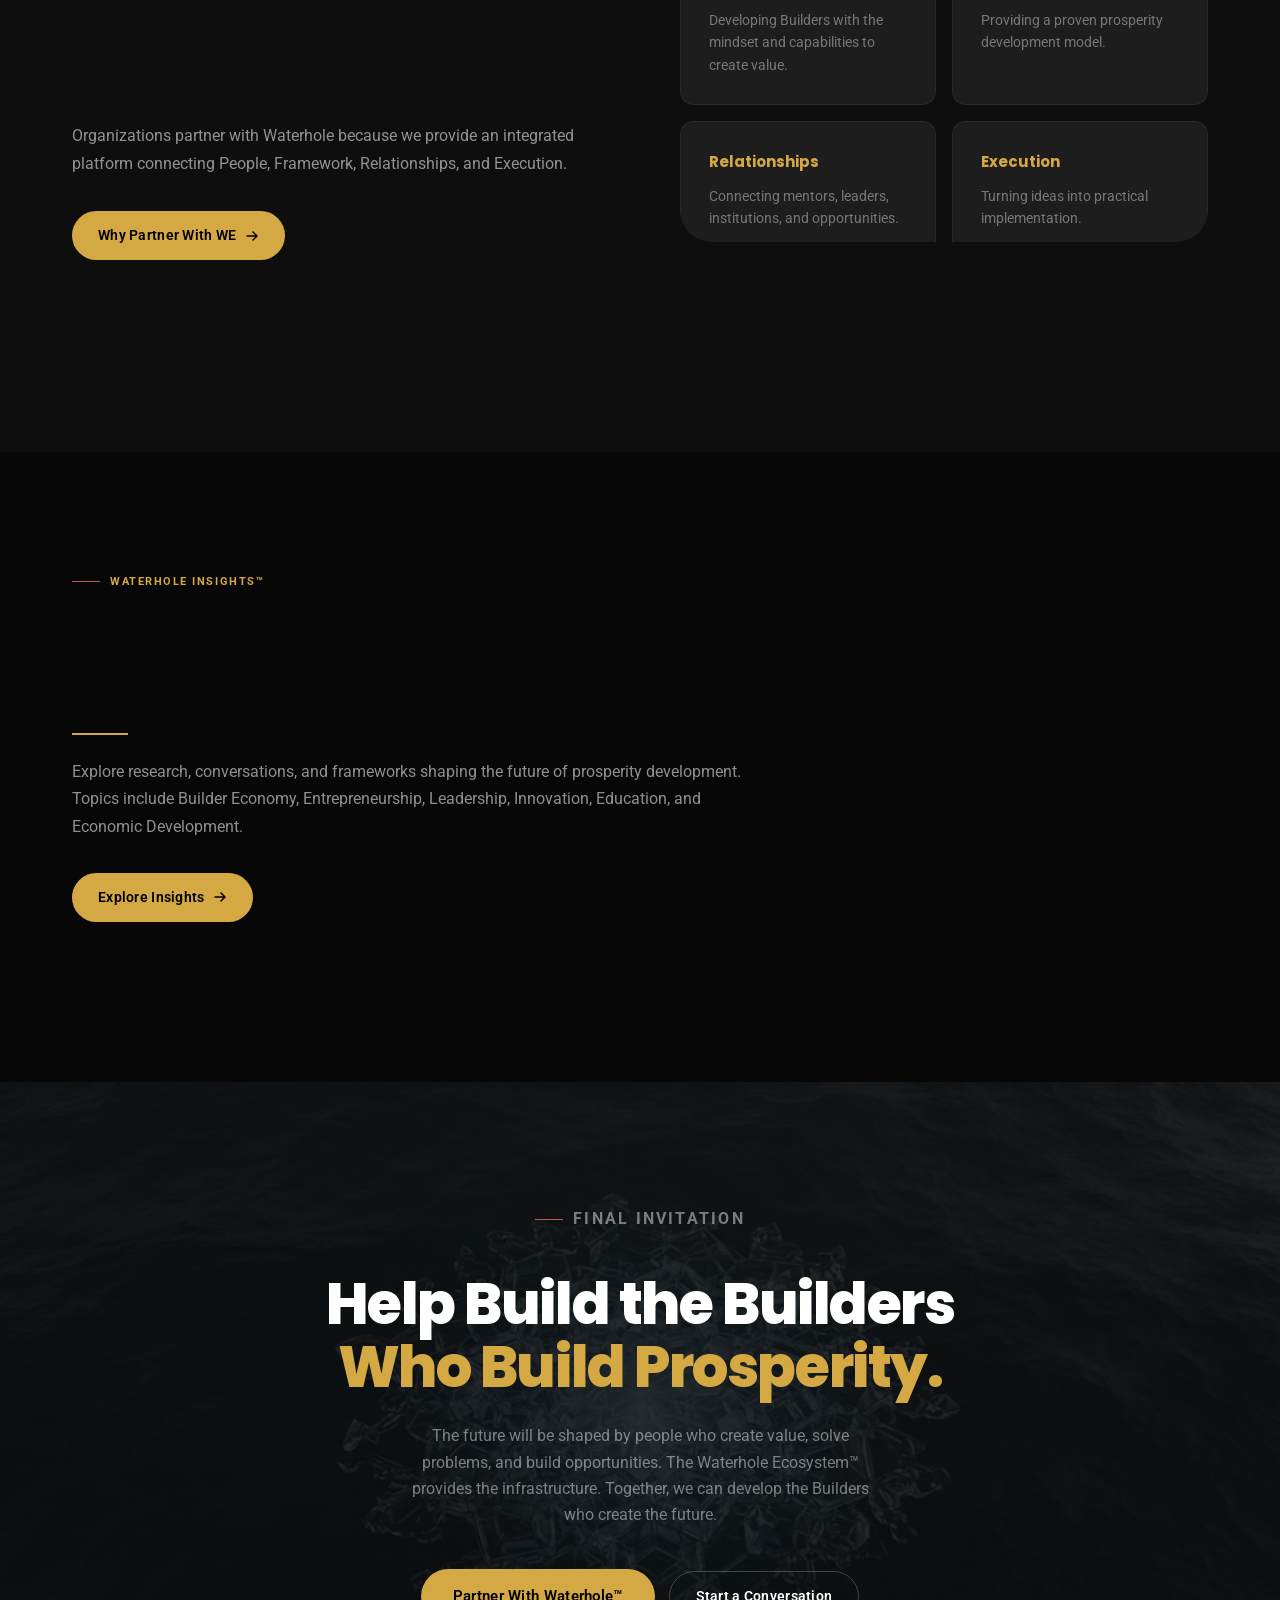
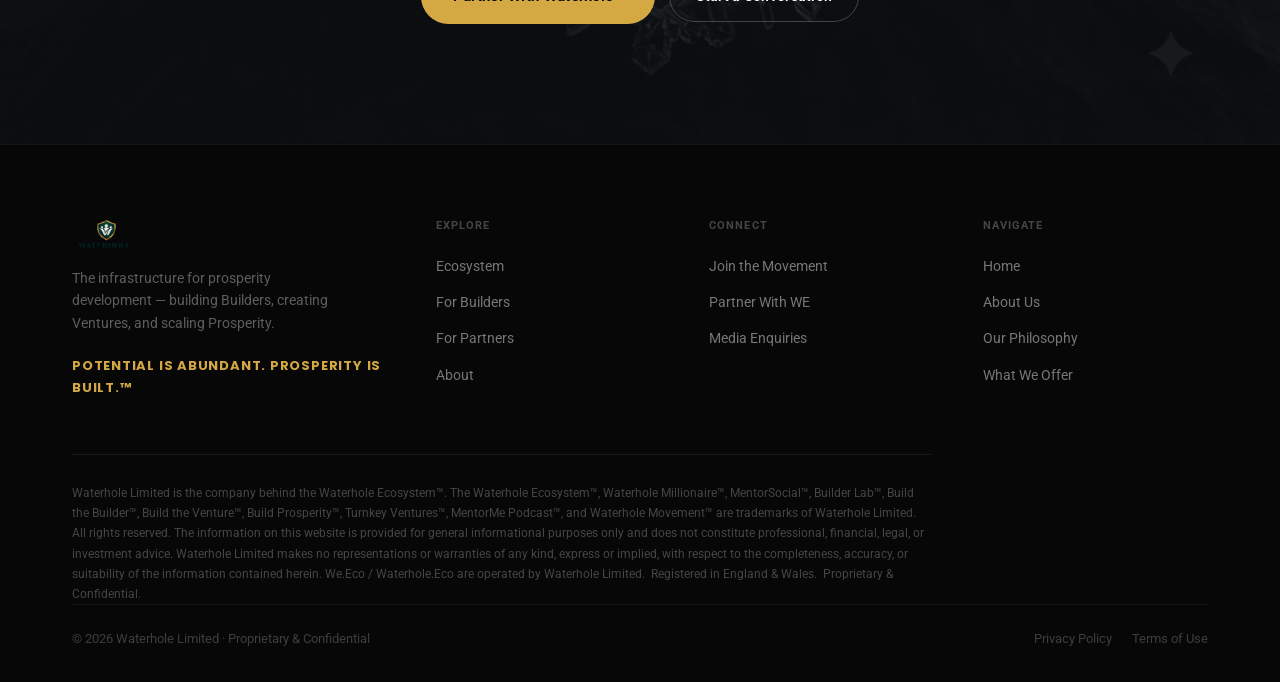
<file: for-partners.html>
<!DOCTYPE html>
<html lang="en">
<head>
  <meta charset="UTF-8" />
  <meta name="viewport" content="width=device-width, initial-scale=1.0" />
  <title>For Partners — Waterhole Ecosystem™</title>
  <link rel="preconnect" href="https://fonts.googleapis.com" />
  <link rel="preconnect" href="https://fonts.gstatic.com" crossorigin />
  <link href="https://fonts.googleapis.com/css2?family=Poppins:wght@600;700;800;900&family=Roboto:wght@300;400;500;700&display=swap" rel="stylesheet" />
  <link rel="stylesheet" href="style.css" />
</head>
<body>

  <!-- NAV -->
  <header class="nav" id="nav">
    <div class="nav-inner">
      <a href="index.html" class="nav-logo" aria-label="Waterhole Ecosystem home">
        <img src="correct-logo.png" style="width: auto;" alt="Group Shumba — Waterhole Ecosystem" />
      </a>
            <ul class="nav-links" role="list">
        <li><a href="index.html">The Ecosystem</a></li>
        <li><a href="for-builders.html">For Builders</a></li>
        <li><a href="for-partners.html" class="active">For Partners</a></li>
        <li><a href="mentorsocial.html">MentorSocial</a></li>
        <li><a href="about.html">About</a></li>
      </ul>
      <a href="mentorsocial.html" class="btn btn-gold nav-cta">Movement Access</a>
      <button class="nav-hamburger" aria-label="Open menu" aria-expanded="false">
        <span></span><span></span><span></span>
      </button>
    </div>
        <nav class="mobile-menu" aria-hidden="true">
      <a href="index.html">The Ecosystem</a>
      <a href="for-builders.html">For Builders</a>
      <a href="for-partners.html" class="active">For Partners</a>
      <a href="mentorsocial.html">MentorSocial</a>
      <a href="about.html">About</a>
      <a href="mentorsocial.html" class="btn btn-gold">Movement Access</a>
    </nav>
  </header>

  <main>

    <!-- PAGE HERO -->
    <section class="phil-hero" aria-label="Our Philosophy">
      <div class="phil-hero-bg" style="background-image: url('assets/asset-10.jpeg');" aria-hidden="true"></div>
      <div class="phil-hero-overlay" aria-hidden="true"></div>

      <!-- Left: tag + heading -->
      <div class="phil-hero-left">
        <span class="page-hero-tag">FOR PARTNERS</span>
        <h1>Prosperity Is<br /><em>Built Together.</em></h1>
      </div>

      <!-- Center gap — lady in background shows through -->
      <div class="phil-hero-center" aria-hidden="true"></div>

      <!-- Right: lead + CTA -->
      <div class="phil-hero-right">
        <p class="lead">Potential is abundant. But prosperity at scale requires collaboration. The Waterhole Ecosystem™ partners with organizations committed to developing people, creating opportunities, building ventures, and strengthening communities. Together, we build the Builders who build prosperity.</p>
        <a href="mentorsocial.html" class="btn btn-gold btn-lg">Partner With Waterhole™
          <span class="arrow-icon" aria-hidden="true">
            <svg width="14" height="14" viewBox="0 0 14 14" fill="none"><path d="M2 7h10M8 3l4 4-4 4" stroke="currentColor" stroke-width="1.5" stroke-linecap="round" stroke-linejoin="round"/></svg>
          </span>
        </a>
      </div>
    </section>

    <!-- HOW PROSPERITY IS CREATED -->
    <section class="section-pad section-dark">
      <div class="container">
        <div class="fade-in" style="max-width: 680px; margin-bottom: 56px;">
          <p class="eyebrow">SEE THE OPPORTUNITY</p>
          <h2 class="section-title">The World Has No Shortage<br /><em>of Potential.</em></h2>
          <div class="divider"></div>
          <p style="font-size: 16px; line-height: 1.8; color: rgba(255,255,255,0.55); margin-top: 24px;">It has a shortage of systems that help people transform potential into prosperity. Across communities, institutions, and economies, there are talented people with ideas, ambition, and potential. The challenge is building the capabilities, relationships, opportunities, and environments required for them to succeed. The Waterhole Ecosystem™ exists to help solve that challenge.</p>
        </div>
        <div class="philosophy-pillars fade-in">
          <div class="pillar-card">
            <div class="pillar-num">01</div>
            <h3>Capable Individuals</h3>
            <p>Developing people with the mindset, capabilities, and skills to create value and opportunity.</p>
          </div>
          <div class="pillar-card">
            <div class="pillar-num">02</div>
            <h3>Innovative Ventures</h3>
            <p>Supporting Builders as they convert ideas, ambition, and capability into ventures.</p>
          </div>
          <div class="pillar-card">
            <div class="pillar-num">03</div>
            <h3>Stronger Communities</h3>
            <p>Strengthening the ecosystems that enable Builders to emerge and thrive.</p>
          </div>
          <div class="pillar-card">
            <div class="pillar-num">04</div>
            <h3>Sustainable Opportunity</h3>
            <p>Creating lasting economic opportunity through collaboration, knowledge, and networks.</p>
          </div>
        </div>
      </div>
    </section>

    <!-- REDEFINING WEALTH -->
    <section class="section-pad section-darker">
      <div class="container">
        <div class="philosophy-wealth">
          <div class="philosophy-wealth-text fade-in">
            <p class="eyebrow">ORGANIZATIONS BUILDING THE FUTURE</p>
            <h2 class="section-title">Partners Who<br /><em>Believe in Building.</em></h2>
            <div class="divider"></div>
            <p>The Waterhole Ecosystem™ works with organizations that share a commitment to developing people and creating prosperity. From education institutions and corporates to governments, foundations, and ecosystem partners — there is a partnership pathway for every organization.</p>
            <p>The Waterhole Ecosystem™ partners with organizations committed to developing people, creating opportunity, and building prosperity at scale.</p>
            <div class="foundation-grid" style="margin-top: 32px; gap: 16px;">
              <div class="foundation-card"><h4>Education Institutions</h4><p>Building the next generation of Builders through capability development, mentorship, and practical experiences.</p></div>
              <div class="foundation-card"><h4>Corporates</h4><p>Developing employees, innovators, entrepreneurs, and future leaders while creating opportunities for growth and impact.</p></div>
              <div class="foundation-card"><h4>Governments &amp; Development Organizations</h4><p>Creating pathways for economic participation, entrepreneurship, youth development, and community prosperity.</p></div>
              <div class="foundation-card"><h4>Foundations &amp; NGOs</h4><p>Expanding opportunity by supporting initiatives that develop people and communities.</p></div>
              <div class="foundation-card"><h4>Communities &amp; Faith Organizations</h4><p>Strengthening local ecosystems through connection, mentorship, and collective action.</p></div>
              <div class="foundation-card"><h4>Investors &amp; Ecosystem Partners</h4><p>Supporting ventures, innovation, and prosperity-building initiatives.</p></div>
            </div>
          </div>
          <div class="philosophy-wealth-img fade-in">
            <img src="assets/asset-11.png" alt="Redefining wealth — prosperity as capacity" loading="lazy" />
          </div>
        </div>
      </div>
    </section>

    <!-- WHAT THE WATERHOLE SYMBOLIZES -->
    <section class="waterhole-symbol">
      <div class="symbol-bg" style="background-image: url('assets/image-4.jpg');" aria-hidden="true"></div>
      <div class="container">
        <div class="fade-in">
          <p class="eyebrow" style="justify-content: center;">The Symbol</p>
          <p class="symbol-quote">
            "The Challenges Ahead Will Not Be Solved by Consumers.<br />
            They will be solved by <em>Builders.</em>"
          </p>
          <p class="symbol-body">People who create. People who innovate. People who solve problems. People who lead. People who build. The world needs more individuals with the mindset, capabilities, relationships, and opportunities required to create lasting value. Organizations have a critical role to play: creating the environments where Builders emerge.</p>
        </div>
      </div>
    </section>

    <!-- HERO IMAGE — THE CISTERN -->
    <section class="cistern-section" style="background: var(--dark-2);">
      <div style="max-width: 1200px; margin: 0 auto; padding: 0 32px;">
        <div class="cistern-frame" style="border-radius: var(--radius-xl); overflow: hidden; aspect-ratio: 21/7; margin: 0; position: relative;">
          <img src="assets/image-1.jpg" alt="The Waterhole — a cistern built in the desert" loading="lazy"
               style="width: 100%; height: 100%; object-fit: cover; display: block;" />
          <div class="cistern-overlay" style="position: absolute; inset: 0; background: linear-gradient(90deg, rgba(8,8,8,0.7) 0%, transparent 60%); display: flex; align-items: center; padding: 0 64px;">
            <blockquote class="cistern-quote" style="font-family: var(--font-h); font-size: clamp(22px, 3vw, 40px); font-weight: 800; color: var(--white); max-width: 480px; line-height: 1.2; letter-spacing: -0.02em;">
              Every initiative within the Waterhole Ecosystem is grounded in this philosophy.
            </blockquote>
          </div>
        </div>
      </div>
    </section>

    <!-- HOW WE WORK TOGETHER -->
    <section class="section-pad section-dark">
      <div class="container">
        <div class="fade-in" style="max-width: 580px; margin-bottom: 64px;">
          <p class="eyebrow">HOW WE WORK TOGETHER</p>
          <h2 class="section-title">From Partnership<br /><em>to Prosperity.</em></h2>
          <p style="margin-top: 20px; font-size: 15.5px; line-height: 1.75; color: rgba(255,255,255,0.5);">Great partnerships move beyond support. They create shared value.</p>
        </div>
        <div class="prosperity-cycle fade-in">
          <div class="cycle-step">
            <div class="cycle-dot active"></div>
            <h4>Partner</h4>
            <p>Identify shared goals and opportunities.</p>
          </div>
          <div class="cycle-step">
            <div class="cycle-dot"></div>
            <h4>Implement</h4>
            <p>Deploy Waterhole frameworks, experiences, and platforms within your environment.</p>
          </div>
          <div class="cycle-step">
            <div class="cycle-dot"></div>
            <h4>Sponsor</h4>
            <p>Support Builder development, ecosystem initiatives, and impact opportunities.</p>
          </div>
          <div class="cycle-step">
            <div class="cycle-dot"></div>
            <h4>Connect</h4>
            <p>Join a growing network of organizations committed to building prosperity.</p>
          </div>
        </div>
        <div style="margin-top: 64px; text-align: center;" class="fade-in">
          <a href="mentorsocial.html" class="btn btn-gold btn-lg">
            Start a Partnership Conversation
            <svg width="14" height="14" viewBox="0 0 14 14" fill="none" aria-hidden="true"><path d="M2 7h10M8 3l4 4-4 4" stroke="currentColor" stroke-width="1.5" stroke-linecap="round" stroke-linejoin="round"/></svg>
          </a>
        </div>
      </div>
    </section>

    <!-- FROM PHILOSOPHY TO ACTION -->
    <section class="section-pad section-dark">
      <div class="container">
        <div class="fade-in" style="max-width: 580px; margin-bottom: 64px;">
          <p class="eyebrow">PARTNERSHIP PATHWAYS</p>
          <h2 class="section-title">Multiple Ways to<br /><em>Build Together.</em></h2>
          <p style="margin-top: 20px; font-size: 15.5px; line-height: 1.75; color: rgba(255,255,255,0.5);">The Waterhole Ecosystem™ provides flexible pathways for organizations to participate based on their goals and impact objectives.</p>
        </div>
        <div class="prosperity-cycle fade-in">
          <div class="cycle-step">
            <div class="cycle-dot active"></div>
            <h4>Build the Builder™ Partnerships</h4>
            <p>Develop people through capability development, mentorship, mastery experiences, Builder Labs, and leadership development. Helping individuals become Builders.</p>
          </div>
          <div class="cycle-step">
            <div class="cycle-dot"></div>
            <h4>Build the Venture™ Partnerships</h4>
            <p>Support value creation through entrepreneurship development, venture creation, innovation initiatives, and startup ecosystems. Helping Builders create ventures.</p>
          </div>
          <div class="cycle-step">
            <div class="cycle-dot"></div>
            <h4>Build Prosperity™ Partnerships</h4>
            <p>Scale impact through institutional transformation, community ecosystems, strategic initiatives, and prosperity-building networks.</p>
          </div>
          <div class="cycle-step">
            <div class="cycle-dot"></div>
            <h4>MentorSocial™ Partnerships</h4>
            <p>Connect people through events, conversations, mentorship networks, and leadership communities. Creating relationships where Builders grow.</p>
          </div>
          <div class="cycle-step">
            <div class="cycle-dot"></div>
            <h4>Builder Lab™ Partnerships</h4>
            <p>Create practical development environments where Builders learn, experiment, create, and execute — turning potential into capability.</p>
          </div>
        </div>
        <div style="margin-top: 64px; text-align: center;" class="fade-in">
          <a href="mentorsocial.html" class="btn btn-gold btn-lg">
            Start a Partnership Conversation
            <svg width="14" height="14" viewBox="0 0 14 14" fill="none" aria-hidden="true"><path d="M2 7h10M8 3l4 4-4 4" stroke="currentColor" stroke-width="1.5" stroke-linecap="round" stroke-linejoin="round"/></svg>
          </a>
        </div>
      </div>
    </section>

    <!-- WATER IMAGERY SPLIT -->
    <section class="section-pad section-darker">
      <div class="container">
        <div class="philosophy-split-grid">
          <div style="position: relative; aspect-ratio: 4/3; overflow: hidden; border-radius: var(--radius-lg);">
            <img src="assets/asset-12.jpeg" alt="Infinite Cycles" loading="lazy" style="width: 100%; height: 100%; object-fit: cover;" />
            <div style="position: absolute; inset: 0; background: rgba(8,8,8,0.45); display: flex; flex-direction: column; justify-content: flex-end; padding: 32px;">
              <h3 style="font-family: var(--font-h); font-size: 22px; font-weight: 800; color: var(--white); margin-bottom: 8px;">Infinite Cycles</h3>
              <p style="font-size: 13.5px; color: rgba(255,255,255,0.5);">Prosperity that regenerates and expands beyond its origin.</p>
            </div>
          </div>
          <div style="position: relative; aspect-ratio: 4/3; overflow: hidden; border-radius: var(--radius-lg);">
            <img src="assets/asset-13.jpg" alt="Structured Beauty" loading="lazy" style="width: 100%; height: 100%; object-fit: cover;" />
            <div style="position: absolute; inset: 0; background: rgba(8,8,8,0.45); display: flex; flex-direction: column; justify-content: flex-end; padding: 32px;">
              <h3 style="font-family: var(--font-h); font-size: 22px; font-weight: 800; color: var(--white); margin-bottom: 8px;">Structured Beauty</h3>
              <p style="font-size: 13.5px; color: rgba(255,255,255,0.5);">Intentional design that holds shape and sustains communities.</p>
            </div>
          </div>
        </div>
      </div>
    </section>

    <!-- PARTNERS BUILDING WITH US -->
    <section class="section-pad section-darker">
      <div class="container">
        <div class="fade-in" style="max-width: 680px; margin-bottom: 56px;">
          <p class="eyebrow">PARTNERS BUILDING WITH US</p>
          <h2 class="section-title">Together We<br /><em>Create Impact.</em></h2>
          <div class="divider"></div>
          <p style="margin-top: 24px; font-size: 15.5px; line-height: 1.75; color: rgba(255,255,255,0.55);">Prosperity is built through collaboration. Our partners contribute knowledge, networks, resources, expertise, and opportunities that enable Builders to grow.</p>
        </div>
        <div class="foundation-grid fade-in">
          <div class="foundation-card">
            <h4>Education Institutions</h4>
            <p>Schools, universities, and training institutions developing the next generation of Builders.</p>
          </div>
          <div class="foundation-card">
            <h4>Corporate Partners</h4>
            <p>Businesses investing in employee development, innovation, and community prosperity.</p>
          </div>
          <div class="foundation-card">
            <h4>Community Organizations</h4>
            <p>Faith communities, civic organizations, and grassroots groups strengthening local ecosystems.</p>
          </div>
          <div class="foundation-card">
            <h4>Foundations</h4>
            <p>Philanthropic organizations supporting people development, ventures, and impact initiatives.</p>
          </div>
          <div class="foundation-card">
            <h4>Ecosystem Partners</h4>
            <p>Investors, mentors, and strategic partners enabling Builders to create and scale prosperity.</p>
          </div>
        </div>
        <div style="margin-top: 48px;" class="fade-in">
          <p style="font-size: 15px; line-height: 1.75; color: rgba(255,255,255,0.5); margin-bottom: 32px;"><strong style="color:rgba(255,255,255,0.7);">Institution Transformation Stories</strong> — How organizations are developing Builders within their communities. <strong style="color:rgba(255,255,255,0.7);">Builder Impact Stories</strong> — How individuals are transforming opportunity into achievement. <strong style="color:rgba(255,255,255,0.7);">Venture Stories</strong> — How Builders are creating solutions and businesses.</p>
          <a href="mentorsocial.html" class="btn btn-outline-gold">Meet Our Partners
            <svg width="14" height="14" viewBox="0 0 14 14" fill="none" aria-hidden="true"><path d="M2 7h10M8 3l4 4-4 4" stroke="currentColor" stroke-width="1.5" stroke-linecap="round" stroke-linejoin="round"/></svg>
          </a>
        </div>
      </div>
    </section>

    <!-- WHY PARTNERS CHOOSE WATERHOLE -->
    <section class="section-pad section-dark">
      <div class="container">
        <div class="platform-intro">
          <div class="platform-intro-text fade-in">
            <p class="eyebrow">WHY PARTNERS CHOOSE WATERHOLE</p>
            <h2 class="section-title">More Than a Program.<br /><em>An Ecosystem.</em></h2>
            <div class="divider"></div>
            <p>Organizations partner with Waterhole because we provide an integrated platform connecting People, Framework, Relationships, and Execution.</p>
            <div style="margin-top: 32px;">
              <a href="mentorsocial.html" class="btn btn-gold">Why Partner With WE
                <svg width="14" height="14" viewBox="0 0 14 14" fill="none" aria-hidden="true"><path d="M2 7h10M8 3l4 4-4 4" stroke="currentColor" stroke-width="1.5" stroke-linecap="round" stroke-linejoin="round"/></svg>
              </a>
            </div>
          </div>
          <div class="platform-intro-img fade-in">
            <div class="foundation-grid" style="gap: 16px;">
              <div class="foundation-card"><h4>People</h4><p>Developing Builders with the mindset and capabilities to create value.</p></div>
              <div class="foundation-card"><h4>Framework</h4><p>Providing a proven prosperity development model.</p></div>
              <div class="foundation-card"><h4>Relationships</h4><p>Connecting mentors, leaders, institutions, and opportunities.</p></div>
              <div class="foundation-card"><h4>Execution</h4><p>Turning ideas into practical implementation.</p></div>
            </div>
          </div>
        </div>
      </div>
    </section>

    <!-- WATERHOLE INSIGHTS™ -->
    <section class="section-pad section-darker">
      <div class="container">
        <div class="fade-in" style="max-width: 680px; margin-bottom: 48px;">
          <p class="eyebrow">WATERHOLE INSIGHTS™</p>
          <h2 class="section-title">Ideas That Build<br /><em>Prosperity.</em></h2>
          <div class="divider"></div>
          <p style="margin-top: 24px; font-size: 15.5px; line-height: 1.75; color: rgba(255,255,255,0.55);">Explore research, conversations, and frameworks shaping the future of prosperity development. Topics include Builder Economy, Entrepreneurship, Leadership, Innovation, Education, and Economic Development.</p>
          <div style="margin-top: 32px;">
            <a href="mentorsocial.html" class="btn btn-gold">Explore Insights
              <svg width="14" height="14" viewBox="0 0 14 14" fill="none" aria-hidden="true"><path d="M2 7h10M8 3l4 4-4 4" stroke="currentColor" stroke-width="1.5" stroke-linecap="round" stroke-linejoin="round"/></svg>
            </a>
          </div>
        </div>
      </div>
    </section>

    <!-- CLOSING CTA -->
    <section class="closing-cta">
      <div class="closing-cta-bg" style="background-image: url('assets/image-9.jpeg');" aria-hidden="true"></div>
      <div class="container">
        <div class="fade-in">
          <p class="eyebrow" style="justify-content: center;">FINAL INVITATION</p>
          <h2>Help Build the Builders<br /><em>Who Build Prosperity.</em></h2>
          <p>The future will be shaped by people who create value, solve problems, and build opportunities. The Waterhole Ecosystem™ provides the infrastructure. Together, we can develop the Builders who create the future.</p>
          <div class="btns">
            <a href="mentorsocial.html" class="btn btn-gold btn-lg">Partner With Waterhole™</a>
            <a href="mentorsocial.html" class="btn btn-outline">Start a Conversation</a>
          </div>
        </div>
      </div>
    </section>

  </main>

  <!-- FOOTER -->
  <footer class="footer">
    <div class="container">
      <div class="footer-grid">
        <div class="footer-brand">
          <img src="correct-logo.png" alt="Group Shumba" />
          <p>The infrastructure for prosperity development — building Builders, creating Ventures, and scaling Prosperity.</p>
          <div class="footer-covenant">POTENTIAL IS ABUNDANT. PROSPERITY IS BUILT.™</div>
        </div>
        <div class="footer-col">
          <h4>Explore</h4>
          <ul role="list">
            <li><a href="index.html">Ecosystem</a></li>
            <li><a href="for-builders.html">For Builders</a></li>
            <li><a href="for-partners.html">For Partners</a></li>
            <li><a href="about.html">About</a></li>
          </ul>
        </div>
        <div class="footer-col">
          <h4>Connect</h4>
          <ul role="list">
            <li><a href="mentorsocial.html">Join the Movement</a></li>
            <li><a href="mentorsocial.html">Partner With WE</a></li>
            <li><a href="mentorsocial.html">Media Enquiries</a></li>
          </ul>
        </div>
        <div class="footer-col">
          <h4>Navigate</h4>
          <ul role="list">
            <li><a href="index.html">Home</a></li>
            <li><a href="about.html">About Us</a></li>
            <li><a href="for-partners.html">Our Philosophy</a></li>
            <li><a href="for-builders.html">What We Offer</a></li>
          </ul>
        </div>
      </div>
      <div class="footer-disclaimer" style="border-top: 1px solid rgba(255,255,255,0.07); margin-top: 40px; padding-top: 28px; font-size: 11.5px; line-height: 1.75; color: rgba(255,255,255,0.25); max-width: 860px;">
        Waterhole Limited is the company behind the Waterhole Ecosystem™. The Waterhole Ecosystem™, Waterhole Millionaire™, MentorSocial™, Builder Lab™, Build the Builder™, Build the Venture™, Build Prosperity™, Turnkey Ventures™, MentorMe Podcast™, and Waterhole Movement™ are trademarks of Waterhole Limited. All rights reserved. The information on this website is provided for general informational purposes only and does not constitute professional, financial, legal, or investment advice. Waterhole Limited makes no representations or warranties of any kind, express or implied, with respect to the completeness, accuracy, or suitability of the information contained herein. We.Eco / Waterhole.Eco are operated by Waterhole Limited. &nbsp;Registered in England &amp; Wales. &nbsp;Proprietary &amp; Confidential.
      </div>
      <div class="footer-bottom">
        <span>© 2026 Waterhole Limited · Proprietary &amp; Confidential</span>
        <div class="footer-legal">
          <a href="privacy-policy.html">Privacy Policy</a>
          <a href="terms-of-use.html">Terms of Use</a>
        </div>
      </div>
    </div>
  </footer>

  <script src="script.js"></script>
</body>
</html>
</file>
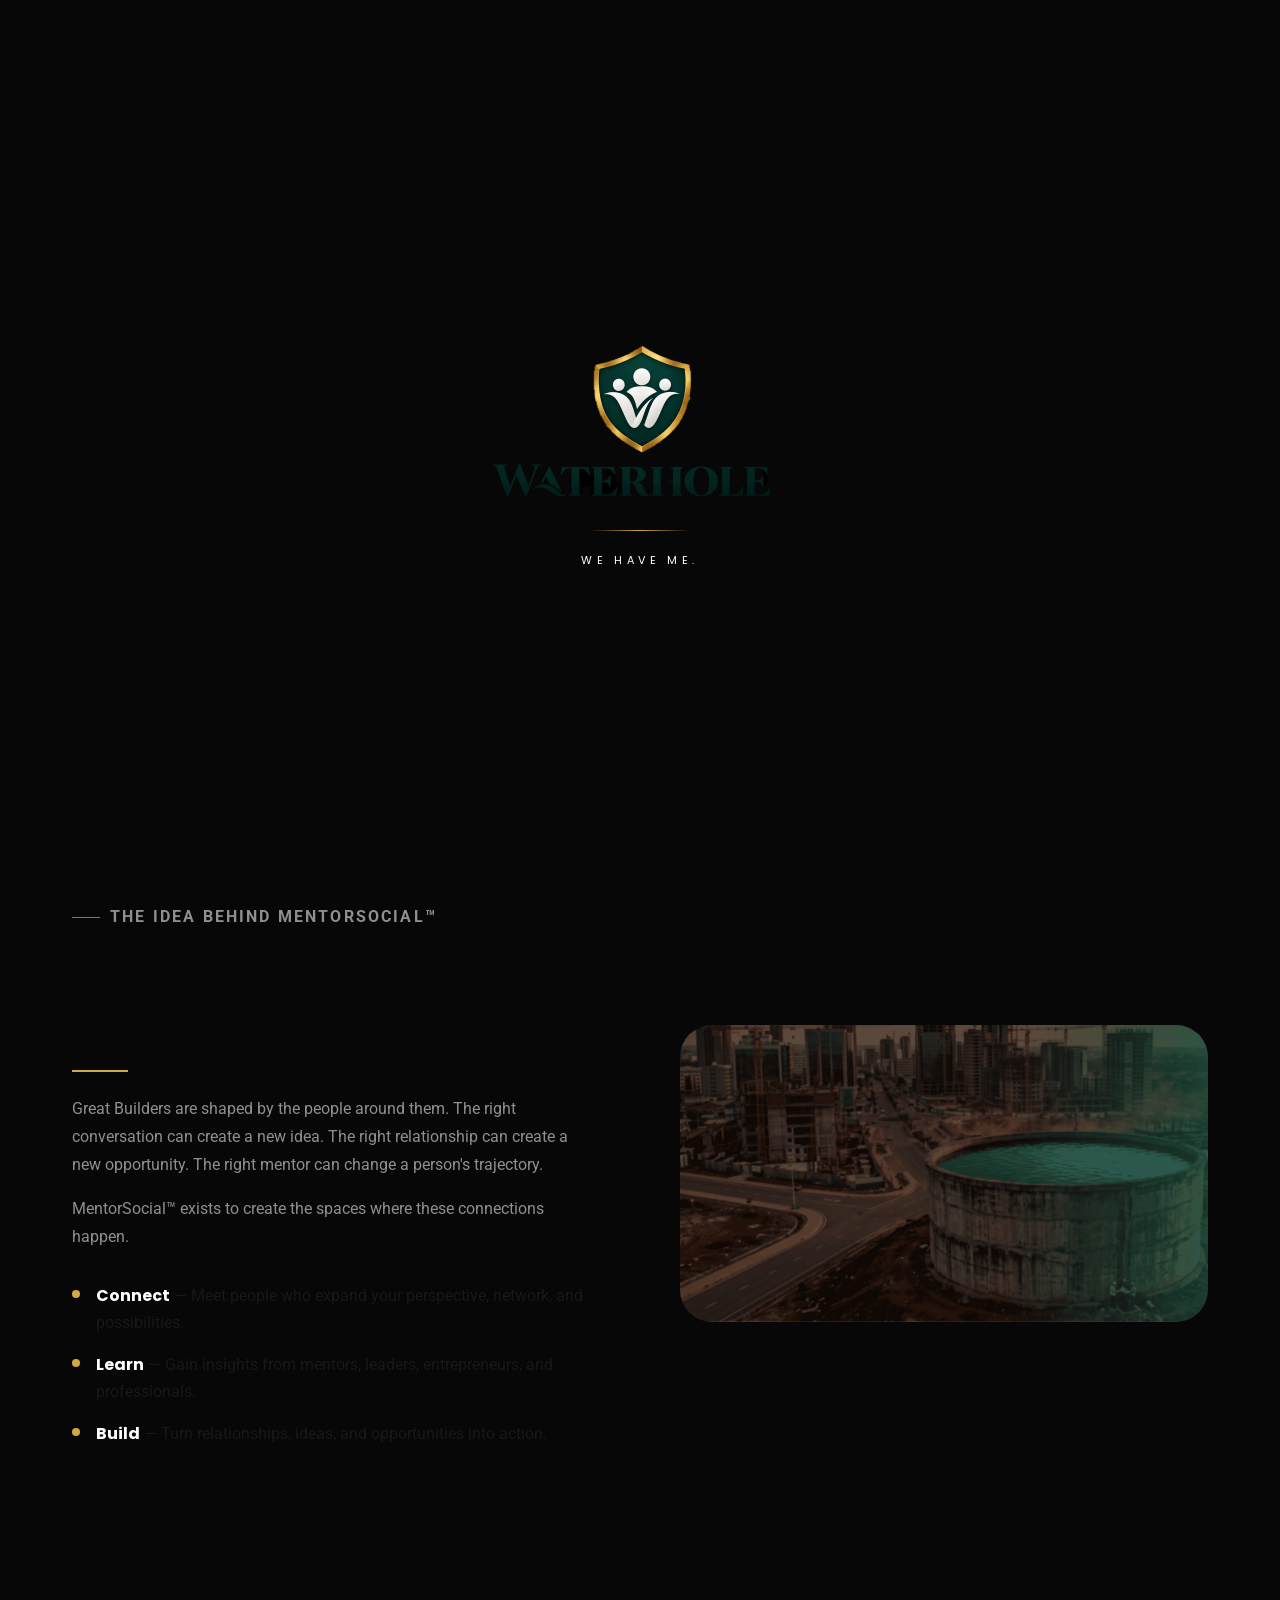
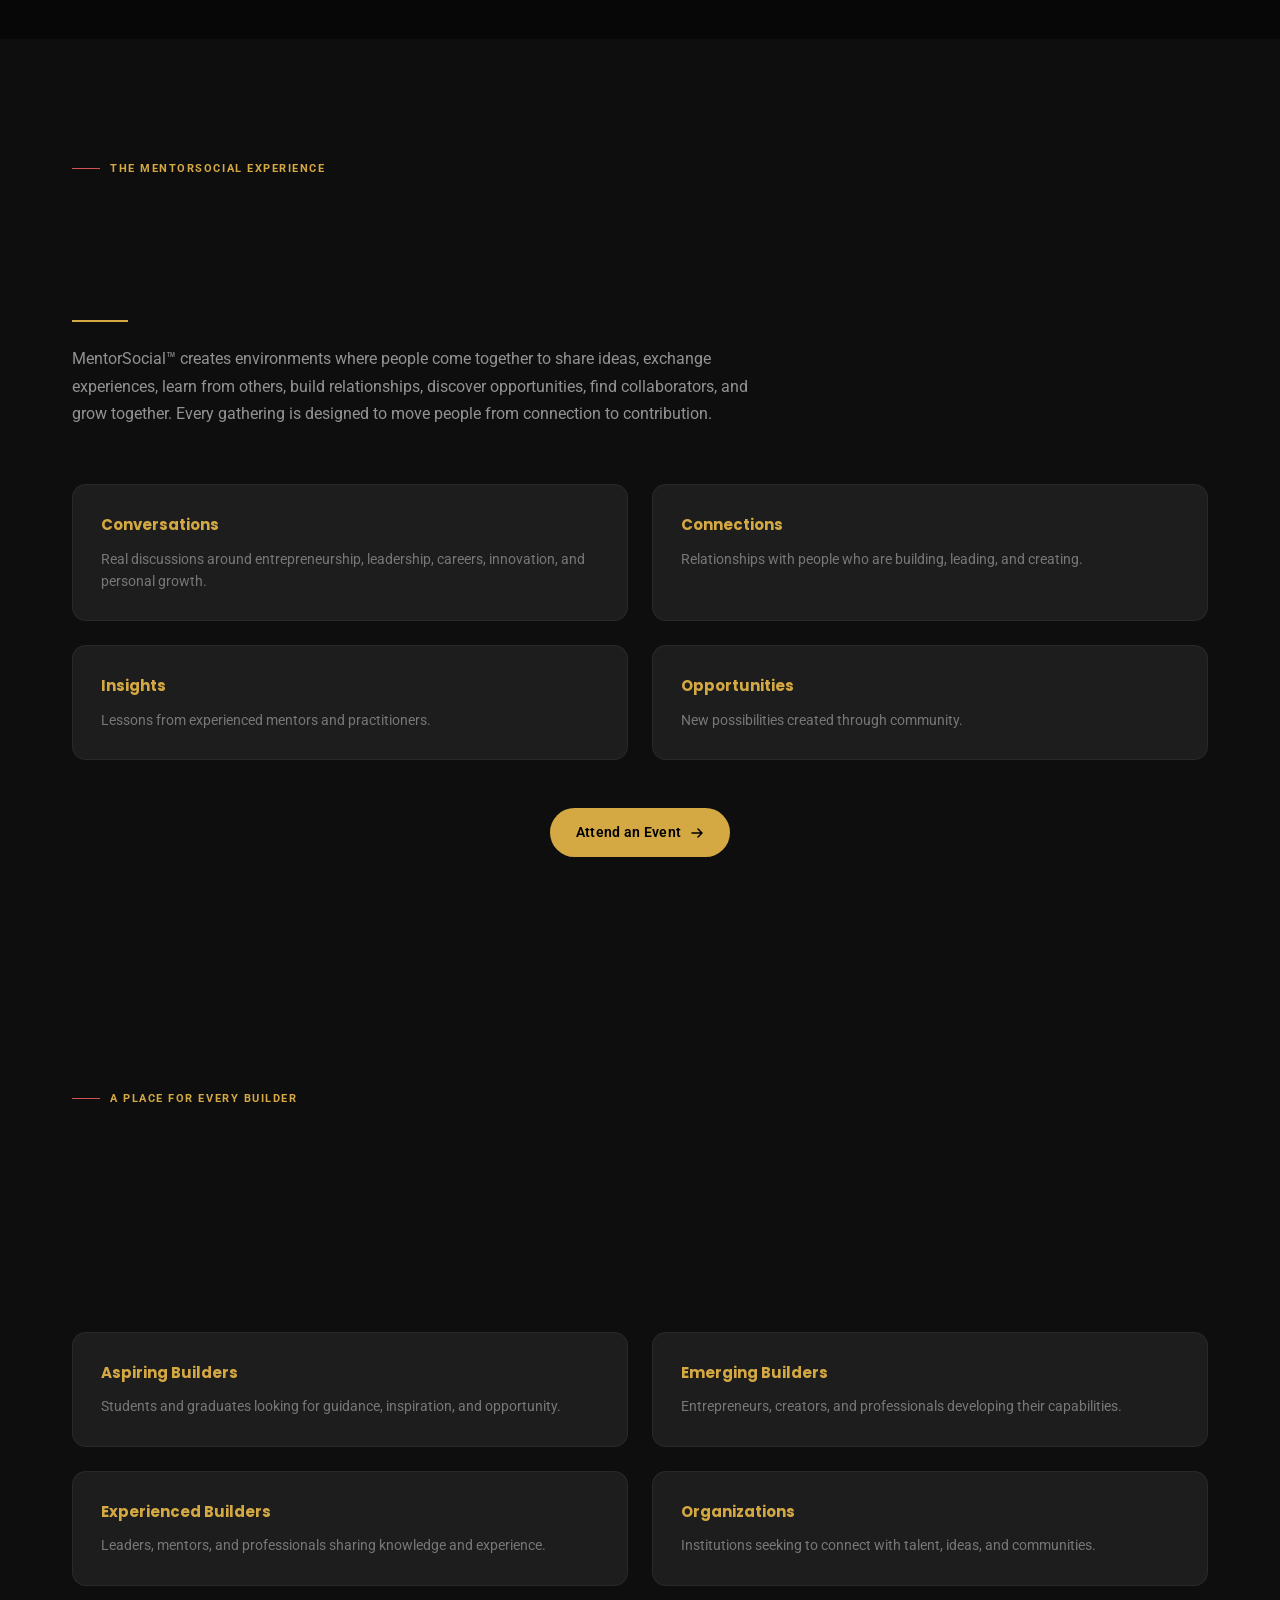
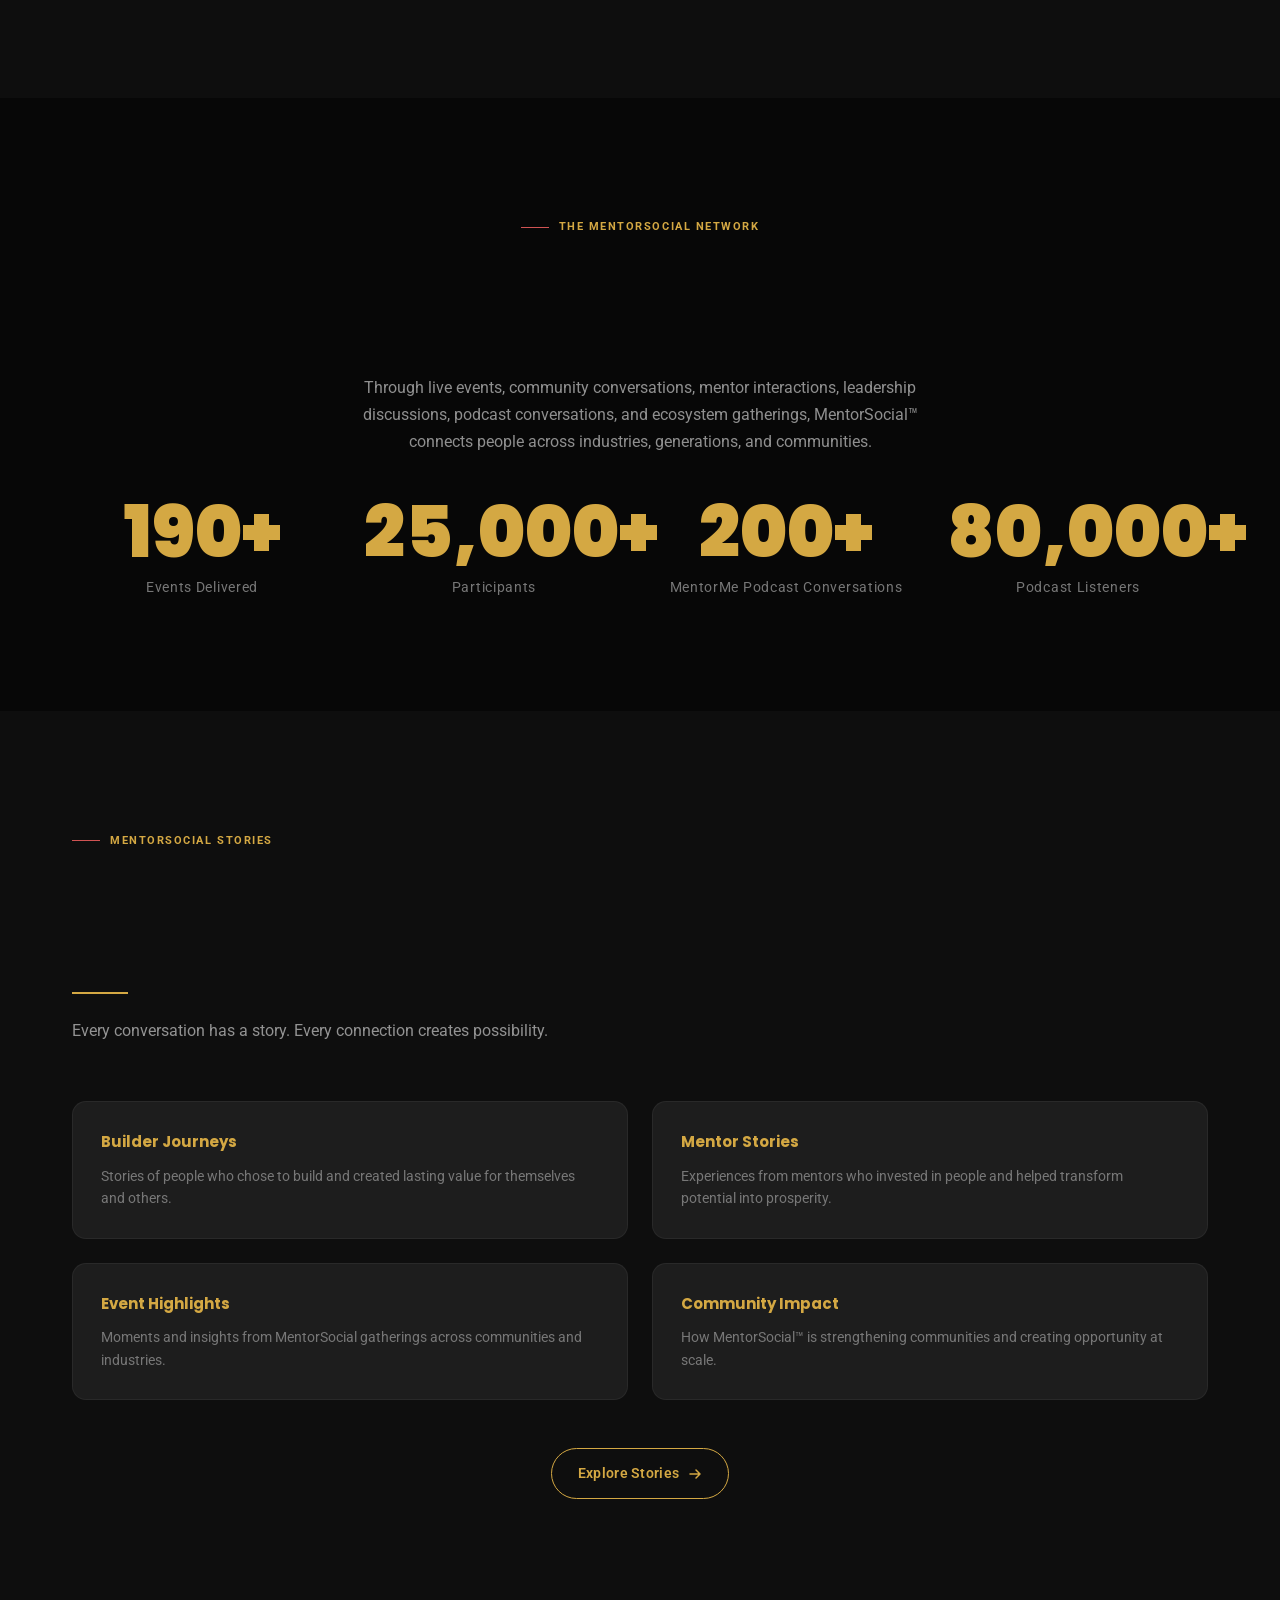
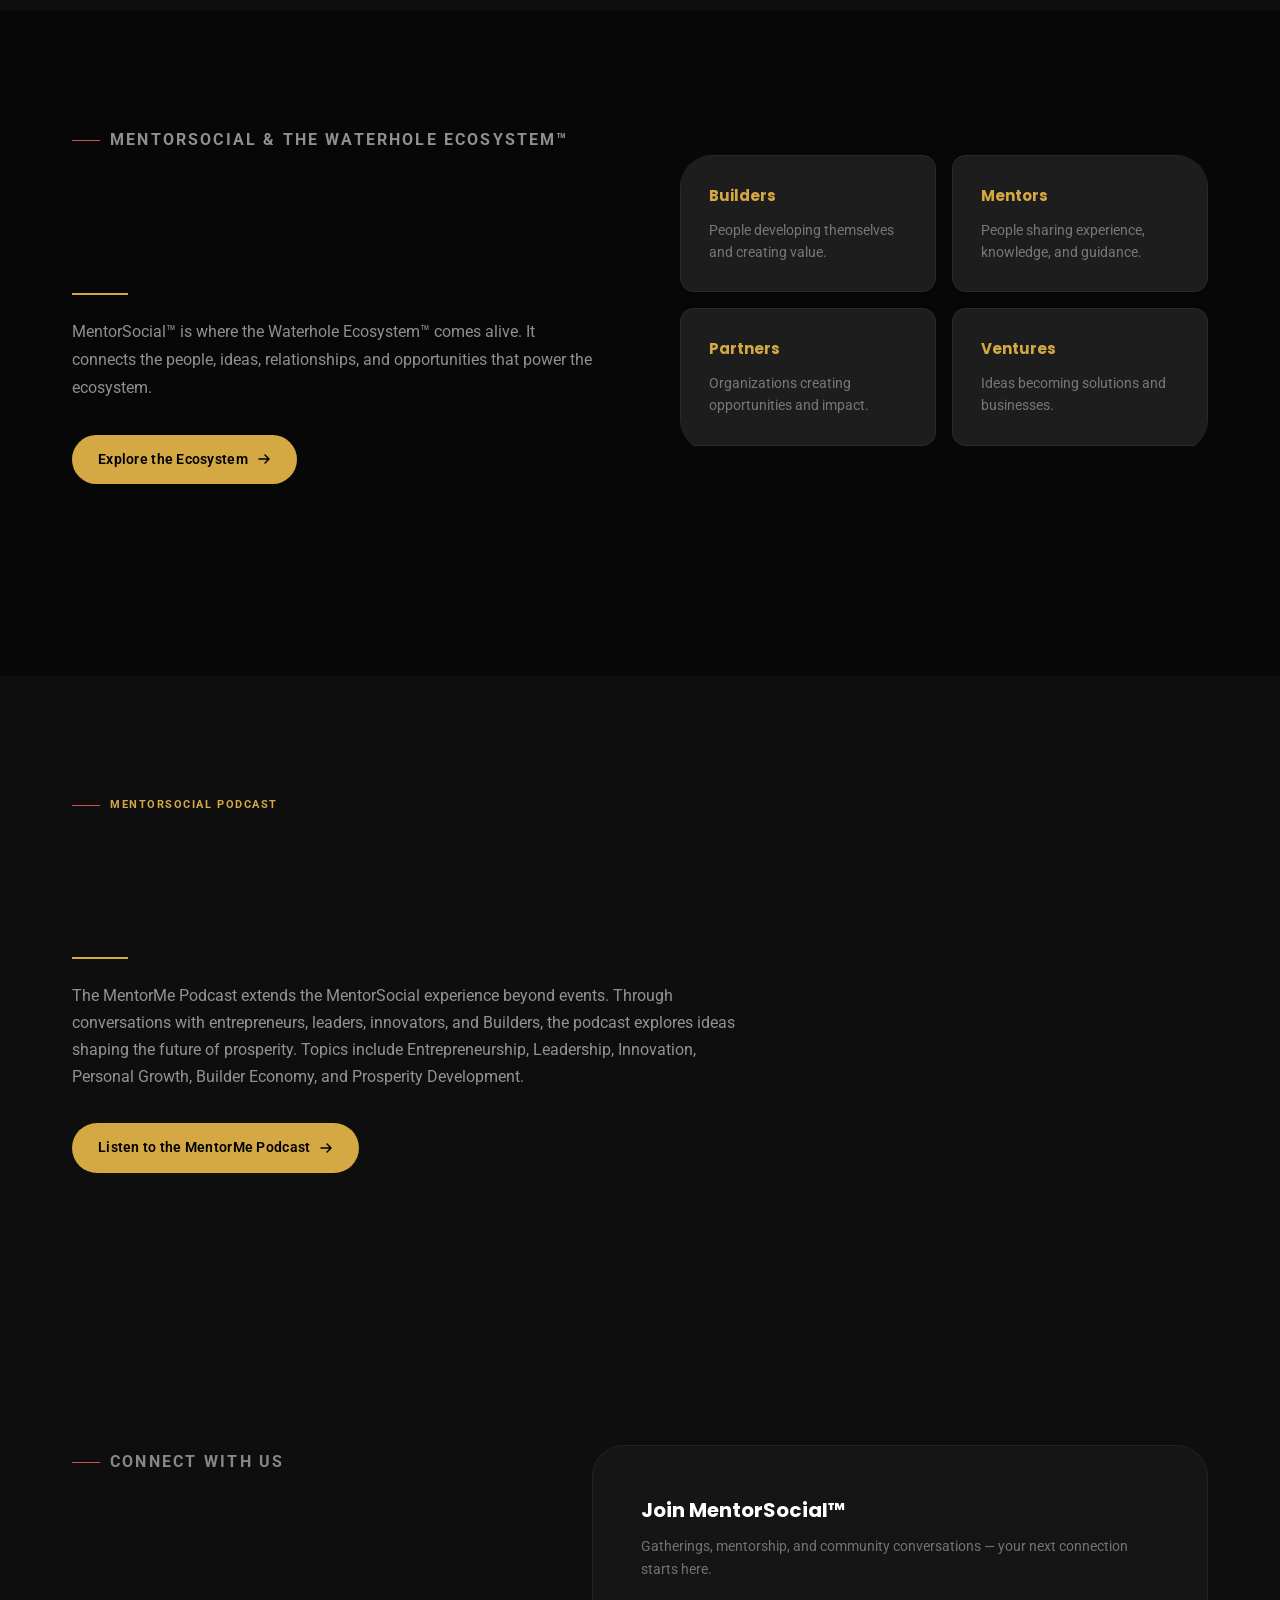
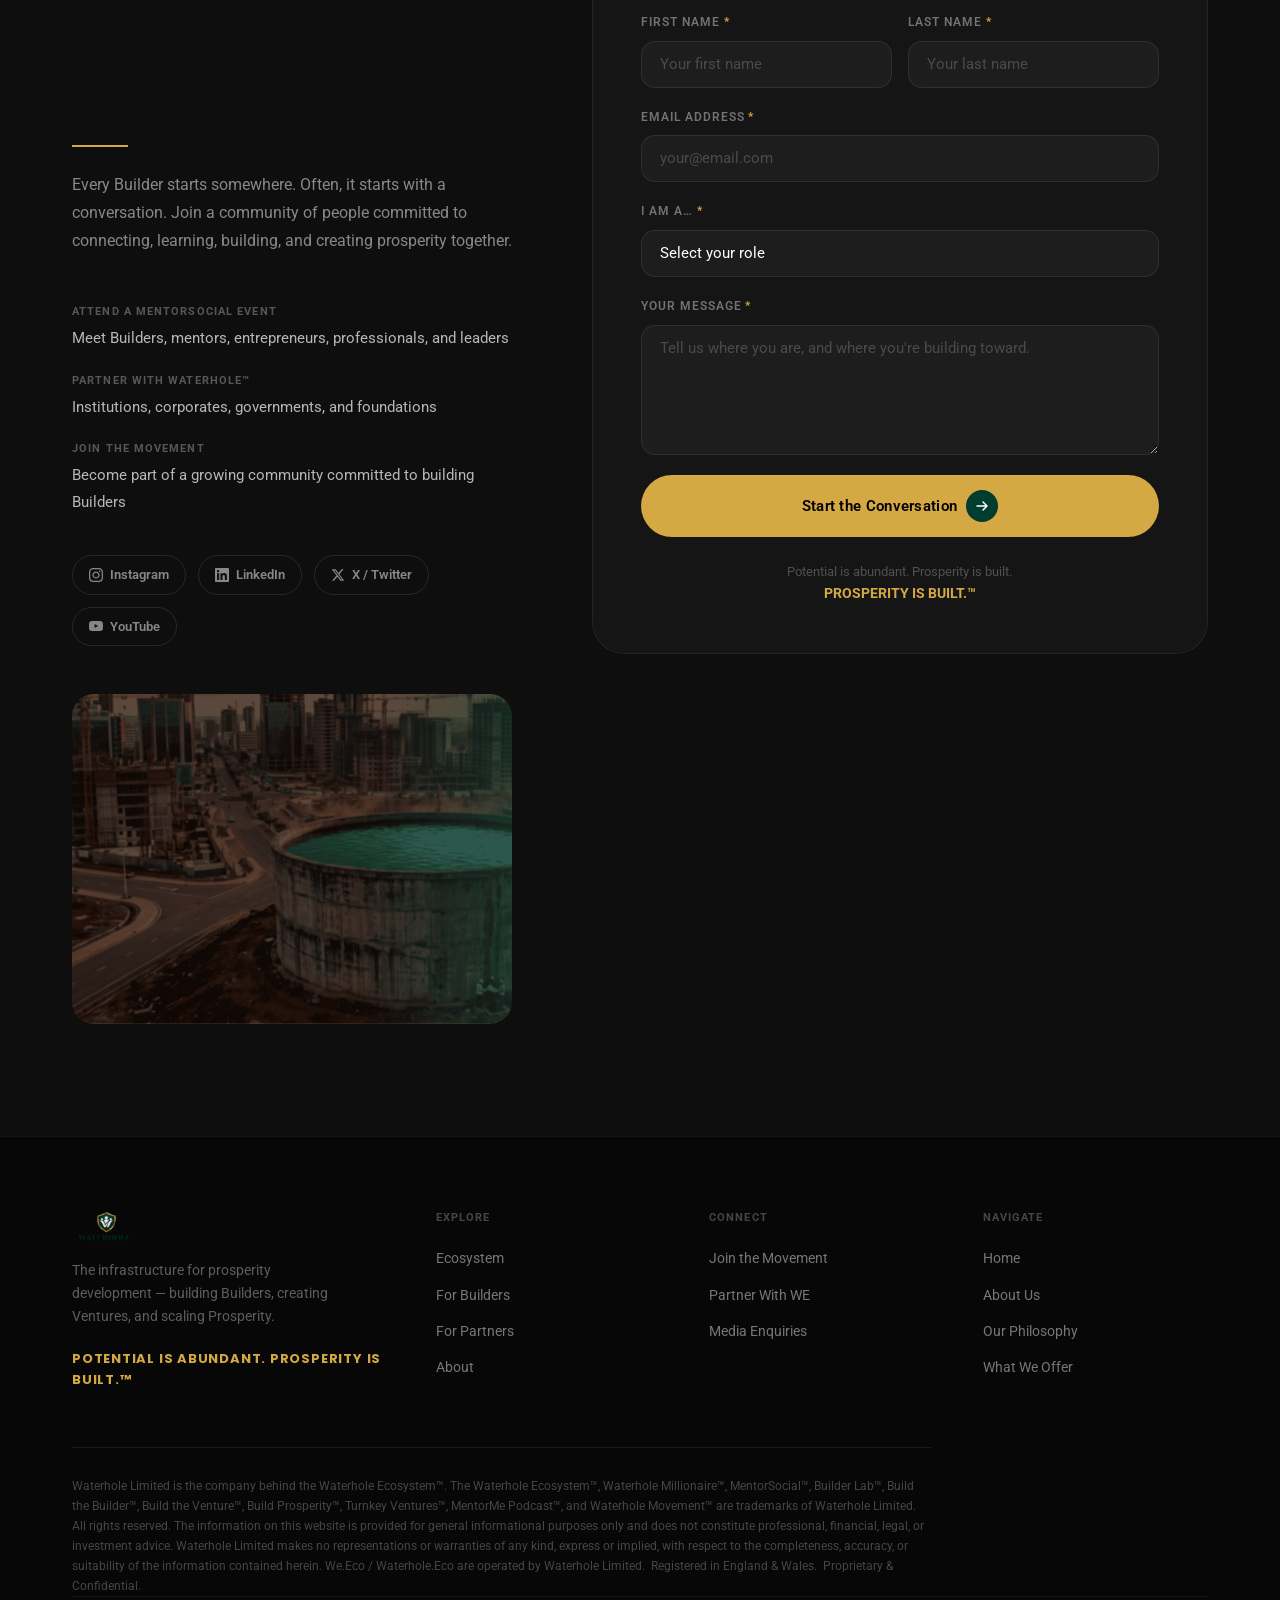
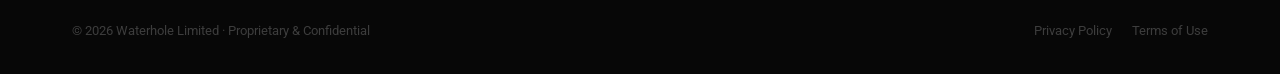
<file: mentorsocial.html>
<!DOCTYPE html>
<html lang="en">
<head>
  <meta charset="UTF-8" />
  <meta name="viewport" content="width=device-width, initial-scale=1.0" />
  <title>MentorSocial — Waterhole Ecosystem™</title>
  <link rel="preconnect" href="https://fonts.googleapis.com" />
  <link rel="preconnect" href="https://fonts.gstatic.com" crossorigin />
  <link href="https://fonts.googleapis.com/css2?family=Poppins:wght@600;700;800;900&family=Roboto:wght@300;400;500;700&display=swap" rel="stylesheet" />
  <link rel="stylesheet" href="style.css" />
</head>
<body>

  <!-- NAV -->
  <header class="nav" id="nav">
    <div class="nav-inner">
      <a href="index.html" class="nav-logo" aria-label="Waterhole Ecosystem home">
        <img src="correct-logo.png" style="width: auto;" alt="Group Shumba — Waterhole Ecosystem" />
      </a>
            <ul class="nav-links" role="list">
        <li><a href="index.html">The Ecosystem</a></li>
        <li><a href="for-builders.html">For Builders</a></li>
        <li><a href="for-partners.html">For Partners</a></li>
        <li><a href="mentorsocial.html">MentorSocial</a></li>
        <li><a href="about.html">About</a></li>
      </ul>
      <a href="mentorsocial.html" class="btn btn-gold nav-cta active">Movement Access</a>
      <button class="nav-hamburger" aria-label="Open menu" aria-expanded="false">
        <span></span><span></span><span></span>
      </button>
    </div>
        <nav class="mobile-menu" aria-hidden="true">
      <a href="index.html">The Ecosystem</a>
      <a href="for-builders.html">For Builders</a>
      <a href="for-partners.html">For Partners</a>
      <a href="mentorsocial.html">MentorSocial</a>
      <a href="about.html">About</a>
      <a href="mentorsocial.html" class="btn btn-gold active">Movement Access</a>
    </nav>
  </header>

  <main>

    <!-- PAGE HERO -->
    <section class="page-hero" aria-label="Contact Us">
      <div class="page-hero-img" style="background-image: url('assets/image-6.jpg');"></div>
      <div class="container">
        <span class="page-hero-tag">MENTORSOCIAL™</span>
        <h1>Where Builders Connect,<br /><em>Learn, and Implement.</em></h1>
        <p class="lead">Where Ideas Become Conversations. Conversations Become Relationships. Relationships Become Opportunities. MentorSocial™ is the community connection platform of the Waterhole Ecosystem™. It brings together Builders, mentors, entrepreneurs, professionals, leaders, and organizations through conversations, events, and relationships designed to help people connect, learn, and build.</p>
      </div>
    </section>

    <!-- THE IDEA BEHIND MENTORSOCIAL -->
    <section class="section-pad section-darker">
      <div class="container">
        <div class="platform-intro">
          <div class="platform-intro-text fade-in">
            <p class="eyebrow">THE IDEA BEHIND MENTORSOCIAL™</p>
            <h2 class="section-title">No One<br><em>Builds Alone.</em></h2>
            <div class="divider"></div>
            <p>Great Builders are shaped by the people around them. The right conversation can create a new idea. The right relationship can create a new opportunity. The right mentor can change a person's trajectory.</p>
            <p>MentorSocial™ exists to create the spaces where these connections happen.</p>
            <div style="margin-top: 32px; display: flex; flex-direction: column; gap: 16px;">
              <div style="display: flex; gap: 16px; align-items: flex-start;">
                <div style="width: 8px; height: 8px; background: var(--gold); border-radius: 50%; margin-top: 7px; flex-shrink: 0;"></div>
                <div><strong style="color: var(--white); font-family: var(--font-h);">Connect</strong> — Meet people who expand your perspective, network, and possibilities.</div>
              </div>
              <div style="display: flex; gap: 16px; align-items: flex-start;">
                <div style="width: 8px; height: 8px; background: var(--gold); border-radius: 50%; margin-top: 7px; flex-shrink: 0;"></div>
                <div><strong style="color: var(--white); font-family: var(--font-h);">Learn</strong> — Gain insights from mentors, leaders, entrepreneurs, and professionals.</div>
              </div>
              <div style="display: flex; gap: 16px; align-items: flex-start;">
                <div style="width: 8px; height: 8px; background: var(--gold); border-radius: 50%; margin-top: 7px; flex-shrink: 0;"></div>
                <div><strong style="color: var(--white); font-family: var(--font-h);">Build</strong> — Turn relationships, ideas, and opportunities into action.</div>
              </div>
            </div>
          </div>
          <div class="platform-intro-img fade-in">
            <img src="assets/hero-1.png" alt="MentorSocial community" loading="lazy" />
          </div>
        </div>
      </div>
    </section>

    <!-- THE MENTORSOCIAL EXPERIENCE -->
    <section class="section-pad section-dark">
      <div class="container">
        <div class="fade-in" style="max-width: 680px; margin-bottom: 56px;">
          <p class="eyebrow">THE MENTORSOCIAL EXPERIENCE</p>
          <h2 class="section-title">More Than an Event.<br /><em>A Community.</em></h2>
          <div class="divider"></div>
          <p style="margin-top: 24px; font-size: 15.5px; line-height: 1.75; color: rgba(255,255,255,0.55);">MentorSocial™ creates environments where people come together to share ideas, exchange experiences, learn from others, build relationships, discover opportunities, find collaborators, and grow together. Every gathering is designed to move people from connection to contribution.</p>
        </div>
        <div class="foundation-grid fade-in">
          <div class="foundation-card">
            <h4>Conversations</h4>
            <p>Real discussions around entrepreneurship, leadership, careers, innovation, and personal growth.</p>
          </div>
          <div class="foundation-card">
            <h4>Connections</h4>
            <p>Relationships with people who are building, leading, and creating.</p>
          </div>
          <div class="foundation-card">
            <h4>Insights</h4>
            <p>Lessons from experienced mentors and practitioners.</p>
          </div>
          <div class="foundation-card">
            <h4>Opportunities</h4>
            <p>New possibilities created through community.</p>
          </div>
        </div>
        <div style="margin-top: 48px; text-align: center;" class="fade-in">
          <a href="#" class="btn btn-gold">Attend an Event
            <svg width="14" height="14" viewBox="0 0 14 14" fill="none" aria-hidden="true"><path d="M2 7h10M8 3l4 4-4 4" stroke="currentColor" stroke-width="1.5" stroke-linecap="round" stroke-linejoin="round"/></svg>
          </a>
        </div>
      </div>
    </section>

    <!-- WHO MENTORSOCIAL IS FOR -->
    <section class="section-pad section-dark">
      <div class="container">
        <div class="fade-in" style="max-width: 580px; margin-bottom: 56px;">
          <p class="eyebrow">A PLACE FOR EVERY BUILDER</p>
          <h2 class="section-title">MentorSocial™ Brings Together<br /><em>People at Every Stage.</em></h2>
        </div>
        <div class="foundation-grid fade-in">
          <div class="foundation-card">
            <h4>Aspiring Builders</h4>
            <p>Students and graduates looking for guidance, inspiration, and opportunity.</p>
          </div>
          <div class="foundation-card">
            <h4>Emerging Builders</h4>
            <p>Entrepreneurs, creators, and professionals developing their capabilities.</p>
          </div>
          <div class="foundation-card">
            <h4>Experienced Builders</h4>
            <p>Leaders, mentors, and professionals sharing knowledge and experience.</p>
          </div>
          <div class="foundation-card">
            <h4>Organizations</h4>
            <p>Institutions seeking to connect with talent, ideas, and communities.</p>
          </div>
        </div>
      </div>
    </section>

    <!-- GROWING IMPACT STATS -->
    <section class="section-pad section-darker">
      <div class="container">
        <div class="fade-in" style="text-align: center; margin-bottom: 40px;">
          <p class="eyebrow" style="justify-content: center;">THE MENTORSOCIAL NETWORK</p>
          <h2 class="section-title">Building Connections<br /><em>Across Communities.</em></h2>
          <p style="margin-top: 20px; font-size: 15.5px; line-height: 1.75; color: rgba(255,255,255,0.55); max-width: 580px; margin-left: auto; margin-right: auto;">Through live events, community conversations, mentor interactions, leadership discussions, podcast conversations, and ecosystem gatherings, MentorSocial™ connects people across industries, generations, and communities.</p>
        </div>
        <div class="fade-in" style="display: grid; grid-template-columns: repeat(auto-fit, minmax(200px, 1fr)); gap: 32px; text-align: center;">
          <div>
            <div style="font-family: var(--font-h); font-size: clamp(40px, 6vw, 72px); font-weight: 900; color: var(--gold); line-height: 1;">190+</div>
            <div style="font-size: 14px; color: rgba(255,255,255,0.45); margin-top: 8px; letter-spacing: 0.05em;">Events Delivered</div>
          </div>
          <div>
            <div style="font-family: var(--font-h); font-size: clamp(40px, 6vw, 72px); font-weight: 900; color: var(--gold); line-height: 1;">25,000+</div>
            <div style="font-size: 14px; color: rgba(255,255,255,0.45); margin-top: 8px; letter-spacing: 0.05em;">Participants</div>
          </div>
          <div>
            <div style="font-family: var(--font-h); font-size: clamp(40px, 6vw, 72px); font-weight: 900; color: var(--gold); line-height: 1;">200+</div>
            <div style="font-size: 14px; color: rgba(255,255,255,0.45); margin-top: 8px; letter-spacing: 0.05em;">MentorMe Podcast Conversations</div>
          </div>
          <div>
            <div style="font-family: var(--font-h); font-size: clamp(40px, 6vw, 72px); font-weight: 900; color: var(--gold); line-height: 1;">80,000+</div>
            <div style="font-size: 14px; color: rgba(255,255,255,0.45); margin-top: 8px; letter-spacing: 0.05em;">Podcast Listeners</div>
          </div>
        </div>
      </div>
    </section>

    <!-- MENTORSOCIAL STORIES -->
    <section class="section-pad section-dark">
      <div class="container">
        <div class="fade-in" style="max-width: 680px; margin-bottom: 56px;">
          <p class="eyebrow">MENTORSOCIAL STORIES</p>
          <h2 class="section-title">People Building<br /><em>Together.</em></h2>
          <div class="divider"></div>
          <p style="margin-top: 24px; font-size: 15.5px; line-height: 1.75; color: rgba(255,255,255,0.55);">Every conversation has a story. Every connection creates possibility.</p>
        </div>
        <div class="foundation-grid fade-in">
          <div class="foundation-card">
            <h4>Builder Journeys</h4>
            <p>Stories of people who chose to build and created lasting value for themselves and others.</p>
          </div>
          <div class="foundation-card">
            <h4>Mentor Stories</h4>
            <p>Experiences from mentors who invested in people and helped transform potential into prosperity.</p>
          </div>
          <div class="foundation-card">
            <h4>Event Highlights</h4>
            <p>Moments and insights from MentorSocial gatherings across communities and industries.</p>
          </div>
          <div class="foundation-card">
            <h4>Community Impact</h4>
            <p>How MentorSocial™ is strengthening communities and creating opportunity at scale.</p>
          </div>
        </div>
        <div style="margin-top: 48px; text-align: center;" class="fade-in">
          <a href="mentorsocial.html" class="btn btn-outline-gold">Explore Stories
            <svg width="14" height="14" viewBox="0 0 14 14" fill="none" aria-hidden="true"><path d="M2 7h10M8 3l4 4-4 4" stroke="currentColor" stroke-width="1.5" stroke-linecap="round" stroke-linejoin="round"/></svg>
          </a>
        </div>
      </div>
    </section>

    <!-- MENTORSOCIAL & THE WATERHOLE ECOSYSTEM™ -->
    <section class="section-pad section-darker">
      <div class="container">
        <div class="platform-intro">
          <div class="platform-intro-text fade-in">
            <p class="eyebrow">MENTORSOCIAL &amp; THE WATERHOLE ECOSYSTEM™</p>
            <h2 class="section-title">The Connection Layer<br /><em>of WE.</em></h2>
            <div class="divider"></div>
            <p>MentorSocial™ is where the Waterhole Ecosystem™ comes alive. It connects the people, ideas, relationships, and opportunities that power the ecosystem.</p>
            <div style="margin-top: 32px;">
              <a href="index.html" class="btn btn-gold">Explore the Ecosystem
                <svg width="14" height="14" viewBox="0 0 14 14" fill="none" aria-hidden="true"><path d="M2 7h10M8 3l4 4-4 4" stroke="currentColor" stroke-width="1.5" stroke-linecap="round" stroke-linejoin="round"/></svg>
              </a>
            </div>
          </div>
          <div class="platform-intro-img fade-in">
            <div class="foundation-grid" style="gap: 16px;">
              <div class="foundation-card"><h4>Builders</h4><p>People developing themselves and creating value.</p></div>
              <div class="foundation-card"><h4>Mentors</h4><p>People sharing experience, knowledge, and guidance.</p></div>
              <div class="foundation-card"><h4>Partners</h4><p>Organizations creating opportunities and impact.</p></div>
              <div class="foundation-card"><h4>Ventures</h4><p>Ideas becoming solutions and businesses.</p></div>
            </div>
          </div>
        </div>
      </div>
    </section>

    <!-- MENTORSOCIAL PODCAST -->
    <section class="section-pad section-dark">
      <div class="container">
        <div class="fade-in" style="max-width: 680px; margin-bottom: 48px;">
          <p class="eyebrow">MENTORSOCIAL PODCAST</p>
          <h2 class="section-title">Conversations That<br /><em>Build Prosperity.</em></h2>
          <div class="divider"></div>
          <p style="margin-top: 24px; font-size: 15.5px; line-height: 1.75; color: rgba(255,255,255,0.55);">The MentorMe Podcast extends the MentorSocial experience beyond events. Through conversations with entrepreneurs, leaders, innovators, and Builders, the podcast explores ideas shaping the future of prosperity. Topics include Entrepreneurship, Leadership, Innovation, Personal Growth, Builder Economy, and Prosperity Development.</p>
          <div style="margin-top: 32px;">
            <a href="mentorsocial.html" class="btn btn-gold">Listen to the MentorMe Podcast
              <svg width="14" height="14" viewBox="0 0 14 14" fill="none" aria-hidden="true"><path d="M2 7h10M8 3l4 4-4 4" stroke="currentColor" stroke-width="1.5" stroke-linecap="round" stroke-linejoin="round"/></svg>
            </a>
          </div>
        </div>
      </div>
    </section>

    <!-- CONTACT BODY -->
    <section class="section-pad section-dark">
      <div class="container">
        <div class="contact-grid">

          <!-- Info column -->
          <div class="contact-info fade-in">
            <p class="eyebrow">Connect With Us</p>
            <h2 class="section-title" style="margin-bottom: 20px;">Your Next Connection Could<br /><em>Change Your Future.</em></h2>
            <div class="divider"></div>
            <p>Every Builder starts somewhere. Often, it starts with a conversation. Join a community of people committed to connecting, learning, building, and creating prosperity together.</p>


            <div class="contact-links">
              <div class="contact-link-item">
                <h4>Attend a MentorSocial Event</h4>
                <a href="mailto:hello@waterhole.eco">Meet Builders, mentors, entrepreneurs, professionals, and leaders</a>
              </div>
              <div class="contact-link-item">
                <h4>Partner With Waterhole™</h4>
                <a href="mailto:partnerships@waterhole.eco">Institutions, corporates, governments, and foundations</a>
              </div>
              <div class="contact-link-item">
                <h4>Join the Movement</h4>
                <a href="mailto:hello@waterhole.eco">Become part of a growing community committed to building Builders</a>
              </div>
            </div>

            <div class="social-links">
              <a href="#" class="social-link">
                <svg width="14" height="14" viewBox="0 0 24 24" fill="currentColor" aria-hidden="true"><path d="M12 2.163c3.204 0 3.584.012 4.85.07 3.252.148 4.771 1.691 4.919 4.919.058 1.265.069 1.645.069 4.849 0 3.205-.012 3.584-.069 4.849-.149 3.225-1.664 4.771-4.919 4.919-1.266.058-1.644.07-4.85.07-3.204 0-3.584-.012-4.849-.07-3.26-.149-4.771-1.699-4.919-4.92-.058-1.265-.07-1.644-.07-4.849 0-3.204.013-3.583.07-4.849.149-3.227 1.664-4.771 4.919-4.919 1.266-.057 1.645-.069 4.849-.069zm0-2.163c-3.259 0-3.667.014-4.947.072-4.358.2-6.78 2.618-6.98 6.98-.059 1.281-.073 1.689-.073 4.948 0 3.259.014 3.668.072 4.948.2 4.358 2.618 6.78 6.98 6.98 1.281.058 1.689.072 4.948.072 3.259 0 3.668-.014 4.948-.072 4.354-.2 6.782-2.618 6.979-6.98.059-1.28.073-1.689.073-4.948 0-3.259-.014-3.667-.072-4.947-.196-4.354-2.617-6.78-6.979-6.98-1.281-.059-1.69-.073-4.949-.073zm0 5.838c-3.403 0-6.162 2.759-6.162 6.162s2.759 6.163 6.162 6.163 6.162-2.759 6.162-6.163c0-3.403-2.759-6.162-6.162-6.162zm0 10.162c-2.209 0-4-1.79-4-4 0-2.209 1.791-4 4-4s4 1.791 4 4c0 2.21-1.791 4-4 4zm6.406-11.845c-.796 0-1.441.645-1.441 1.44s.645 1.44 1.441 1.44c.795 0 1.439-.645 1.439-1.44s-.644-1.44-1.439-1.44z"/></svg>
                Instagram
              </a>
              <a href="#" class="social-link">
                <svg width="14" height="14" viewBox="0 0 24 24" fill="currentColor" aria-hidden="true"><path d="M20.447 20.452h-3.554v-5.569c0-1.328-.027-3.037-1.852-3.037-1.853 0-2.136 1.445-2.136 2.939v5.667H9.351V9h3.414v1.561h.046c.477-.9 1.637-1.85 3.37-1.85 3.601 0 4.267 2.37 4.267 5.455v6.286zM5.337 7.433c-1.144 0-2.063-.926-2.063-2.065 0-1.138.92-2.063 2.063-2.063 1.14 0 2.064.925 2.064 2.063 0 1.139-.925 2.065-2.064 2.065zm1.782 13.019H3.555V9h3.564v11.452zM22.225 0H1.771C.792 0 0 .774 0 1.729v20.542C0 23.227.792 24 1.771 24h20.451C23.2 24 24 23.227 24 22.271V1.729C24 .774 23.2 0 22.222 0h.003z"/></svg>
                LinkedIn
              </a>
              <a href="#" class="social-link">
                <svg width="14" height="14" viewBox="0 0 24 24" fill="currentColor" aria-hidden="true"><path d="M18.244 2.25h3.308l-7.227 8.26 8.502 11.24H16.17l-5.214-6.817L4.99 21.75H1.68l7.73-8.835L1.254 2.25H8.08l4.713 6.231zm-1.161 17.52h1.833L7.084 4.126H5.117z"/></svg>
                X / Twitter
              </a>
              <a href="#" class="social-link">
                <svg width="14" height="14" viewBox="0 0 24 24" fill="currentColor" aria-hidden="true"><path d="M23.498 6.186a3.016 3.016 0 0 0-2.122-2.136C19.505 3.545 12 3.545 12 3.545s-7.505 0-9.377.505A3.017 3.017 0 0 0 .502 6.186C0 8.07 0 12 0 12s0 3.93.502 5.814a3.016 3.016 0 0 0 2.122 2.136c1.871.505 9.376.505 9.376.505s7.505 0 9.377-.505a3.015 3.015 0 0 0 2.122-2.136C24 15.93 24 12 24 12s0-3.93-.502-5.814zM9.545 15.568V8.432L15.818 12l-6.273 3.568z"/></svg>
                YouTube
              </a>
            </div>

            <!-- Hero image below info -->
            <div style="margin-top: 48px; border-radius: var(--radius-lg); overflow: hidden; aspect-ratio: 4/3;">
              <img src="assets/hero-1.png" alt="Waterhole Ecosystem builder" loading="lazy" style="width: 100%; height: 100%; object-fit: cover;" />
            </div>
          </div>

          <!-- Form column -->
          <div class="contact-form-wrap fade-in">
            <p style="font-family: var(--font-h); font-size: 20px; font-weight: 700; color: var(--white); margin-bottom: 8px;">Join MentorSocial™</p>
            <p style="font-size: 14px; color: rgba(255,255,255,0.4); margin-bottom: 32px;">Gatherings, mentorship, and community conversations — your next connection starts here.</p>

            <form action="#" method="POST" novalidate>
              <div class="form-row">
                <div class="field">
                  <label for="first-name">First Name <span aria-hidden="true" style="color:var(--gold);">*</span></label>
                  <input type="text" id="first-name" name="first_name" placeholder="Your first name" autocomplete="given-name" required />
                </div>
                <div class="field">
                  <label for="last-name">Last Name <span aria-hidden="true" style="color:var(--gold);">*</span></label>
                  <input type="text" id="last-name" name="last_name" placeholder="Your last name" autocomplete="family-name" required />
                </div>
              </div>

              <div class="field">
                <label for="email">Email Address <span aria-hidden="true" style="color:var(--gold);">*</span></label>
                <input type="email" id="email" name="email" placeholder="your@email.com" autocomplete="email" required />
              </div>

              <div class="field">
                <label for="role">I Am A… <span aria-hidden="true" style="color:var(--gold);">*</span></label>
                <select id="role" name="role" required>
                  <option value="" disabled selected>Select your role</option>
                  <option value="builder">Builder / Entrepreneur</option>
                  <option value="mentor">Mentor</option>
                  <option value="institution">Institution / Organisation</option>
                  <option value="investor">Investor / Partner</option>
                  <option value="faith">Faith Leader</option>
                  <option value="other">Other</option>
                </select>
              </div>

              <div class="field">
                <label for="message">Your Message <span aria-hidden="true" style="color:var(--gold);">*</span></label>
                <textarea id="message" name="message" placeholder="Tell us where you are, and where you're building toward." required></textarea>
              </div>

              <div class="form-submit-wrap">
                <button type="submit" class="btn btn-gold btn-lg" style="width: 100%; justify-content: center;">
                  Start the Conversation
                  <span class="arrow-icon" aria-hidden="true">
                    <svg width="14" height="14" viewBox="0 0 14 14" fill="none"><path d="M2 7h10M8 3l4 4-4 4" stroke="currentColor" stroke-width="1.5" stroke-linecap="round" stroke-linejoin="round"/></svg>
                  </span>
                </button>
              </div>
            </form>

            <p style="margin-top: 24px; font-size: 13px; line-height: 1.65; color: rgba(255,255,255,0.25); text-align: center;">
              Potential is abundant. Prosperity is built.<br />
              <strong style="color: var(--gold); font-size: 14px;">PROSPERITY IS BUILT.™</strong>
            </p>
          </div>

        </div>
      </div>
    </section>

  </main>

  <!-- FOOTER -->
  <footer class="footer">
    <div class="container">
      <div class="footer-grid">
        <div class="footer-brand">
          <img src="correct-logo.png" alt="Group Shumba" />
          <p>The infrastructure for prosperity development — building Builders, creating Ventures, and scaling Prosperity.</p>
          <div class="footer-covenant">POTENTIAL IS ABUNDANT. PROSPERITY IS BUILT.™</div>
        </div>
        <div class="footer-col">
          <h4>Explore</h4>
          <ul role="list">
            <li><a href="index.html">Ecosystem</a></li>
            <li><a href="for-builders.html">For Builders</a></li>
            <li><a href="for-partners.html">For Partners</a></li>
            <li><a href="about.html">About</a></li>
          </ul>
        </div>
        <div class="footer-col">
          <h4>Connect</h4>
          <ul role="list">
            <li><a href="mentorsocial.html">Join the Movement</a></li>
            <li><a href="mentorsocial.html">Partner With WE</a></li>
            <li><a href="mentorsocial.html">Media Enquiries</a></li>
          </ul>
        </div>
        <div class="footer-col">
          <h4>Navigate</h4>
          <ul role="list">
            <li><a href="index.html">Home</a></li>
            <li><a href="about.html">About Us</a></li>
            <li><a href="for-partners.html">Our Philosophy</a></li>
            <li><a href="for-builders.html">What We Offer</a></li>
          </ul>
        </div>
      </div>
      <div class="footer-disclaimer" style="border-top: 1px solid rgba(255,255,255,0.07); margin-top: 40px; padding-top: 28px; font-size: 11.5px; line-height: 1.75; color: rgba(255,255,255,0.25); max-width: 860px;">
        Waterhole Limited is the company behind the Waterhole Ecosystem™. The Waterhole Ecosystem™, Waterhole Millionaire™, MentorSocial™, Builder Lab™, Build the Builder™, Build the Venture™, Build Prosperity™, Turnkey Ventures™, MentorMe Podcast™, and Waterhole Movement™ are trademarks of Waterhole Limited. All rights reserved. The information on this website is provided for general informational purposes only and does not constitute professional, financial, legal, or investment advice. Waterhole Limited makes no representations or warranties of any kind, express or implied, with respect to the completeness, accuracy, or suitability of the information contained herein. We.Eco / Waterhole.Eco are operated by Waterhole Limited. &nbsp;Registered in England &amp; Wales. &nbsp;Proprietary &amp; Confidential.
      </div>
      <div class="footer-bottom">
        <span>© 2026 Waterhole Limited · Proprietary &amp; Confidential</span>
        <div class="footer-legal">
          <a href="privacy-policy.html">Privacy Policy</a>
          <a href="terms-of-use.html">Terms of Use</a>
        </div>
      </div>
    </div>
  </footer>

  <script src="script.js"></script>
</body>
</html>
</file>
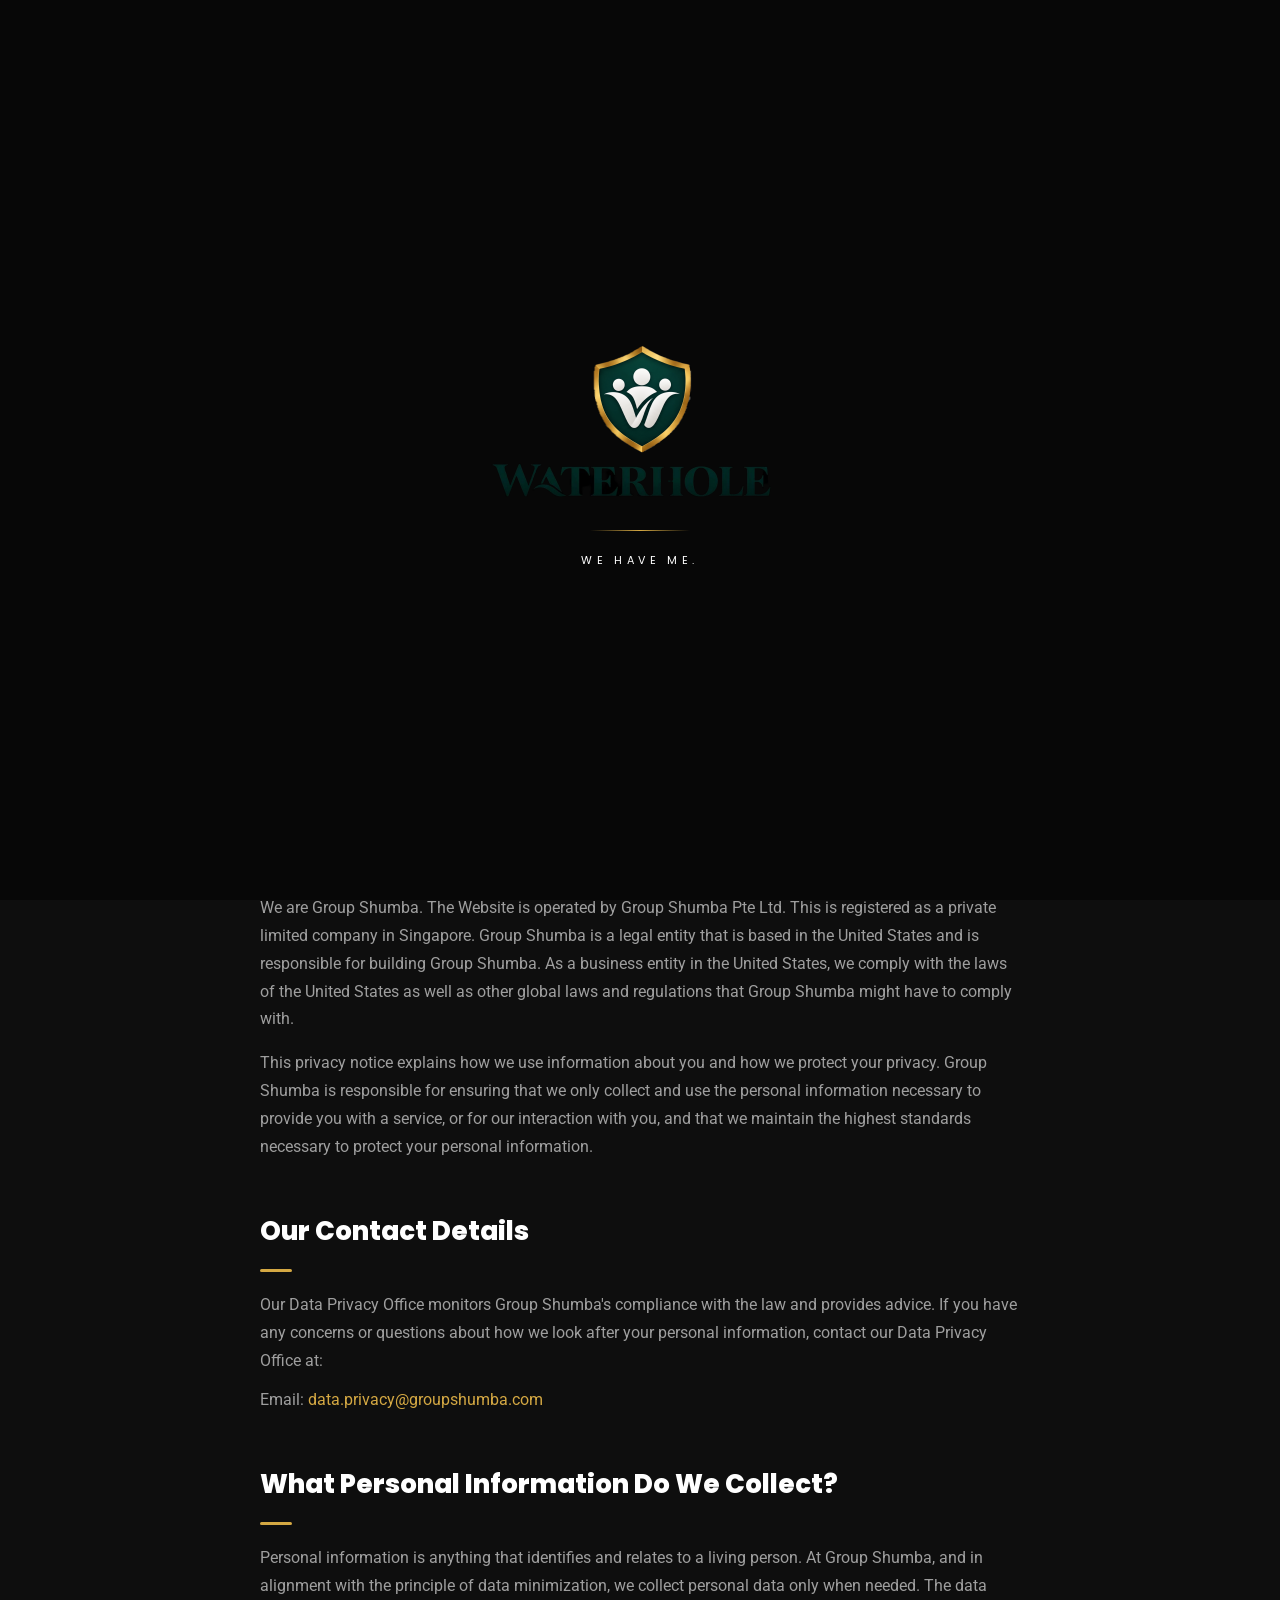
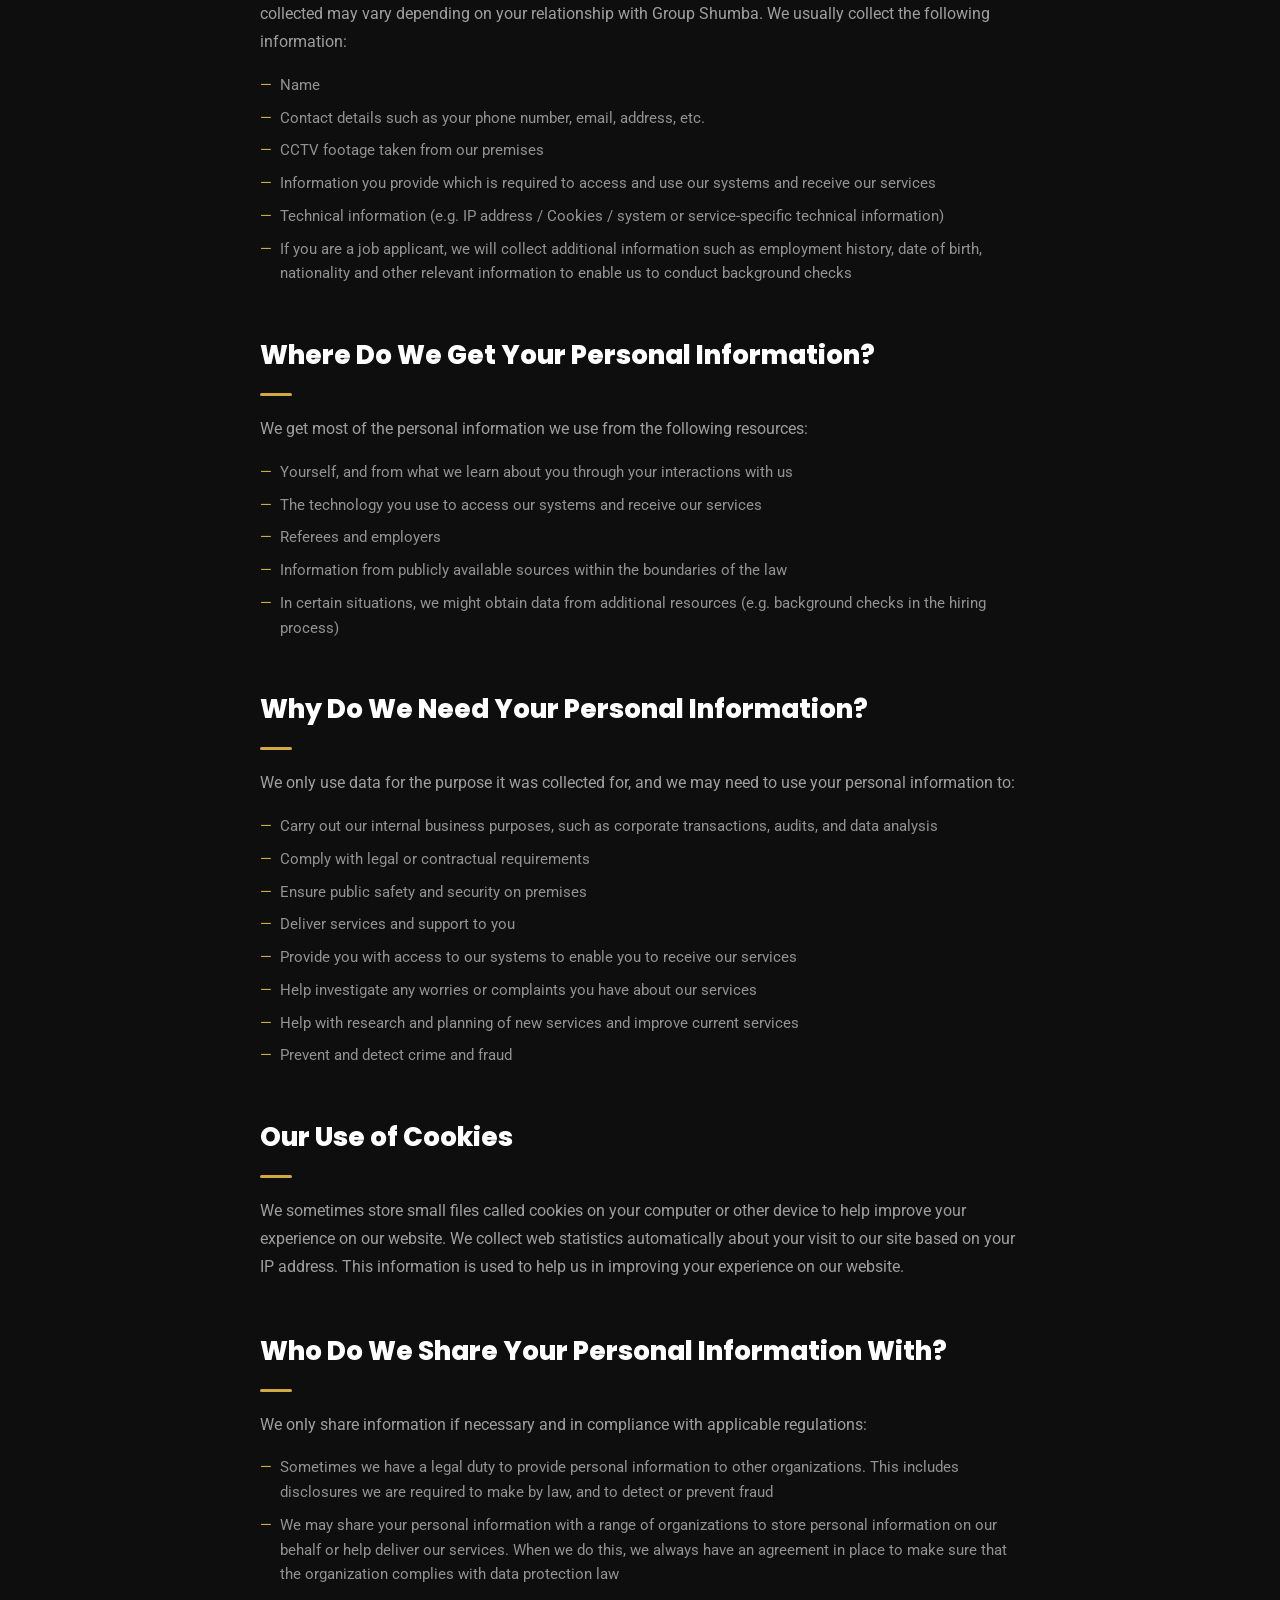
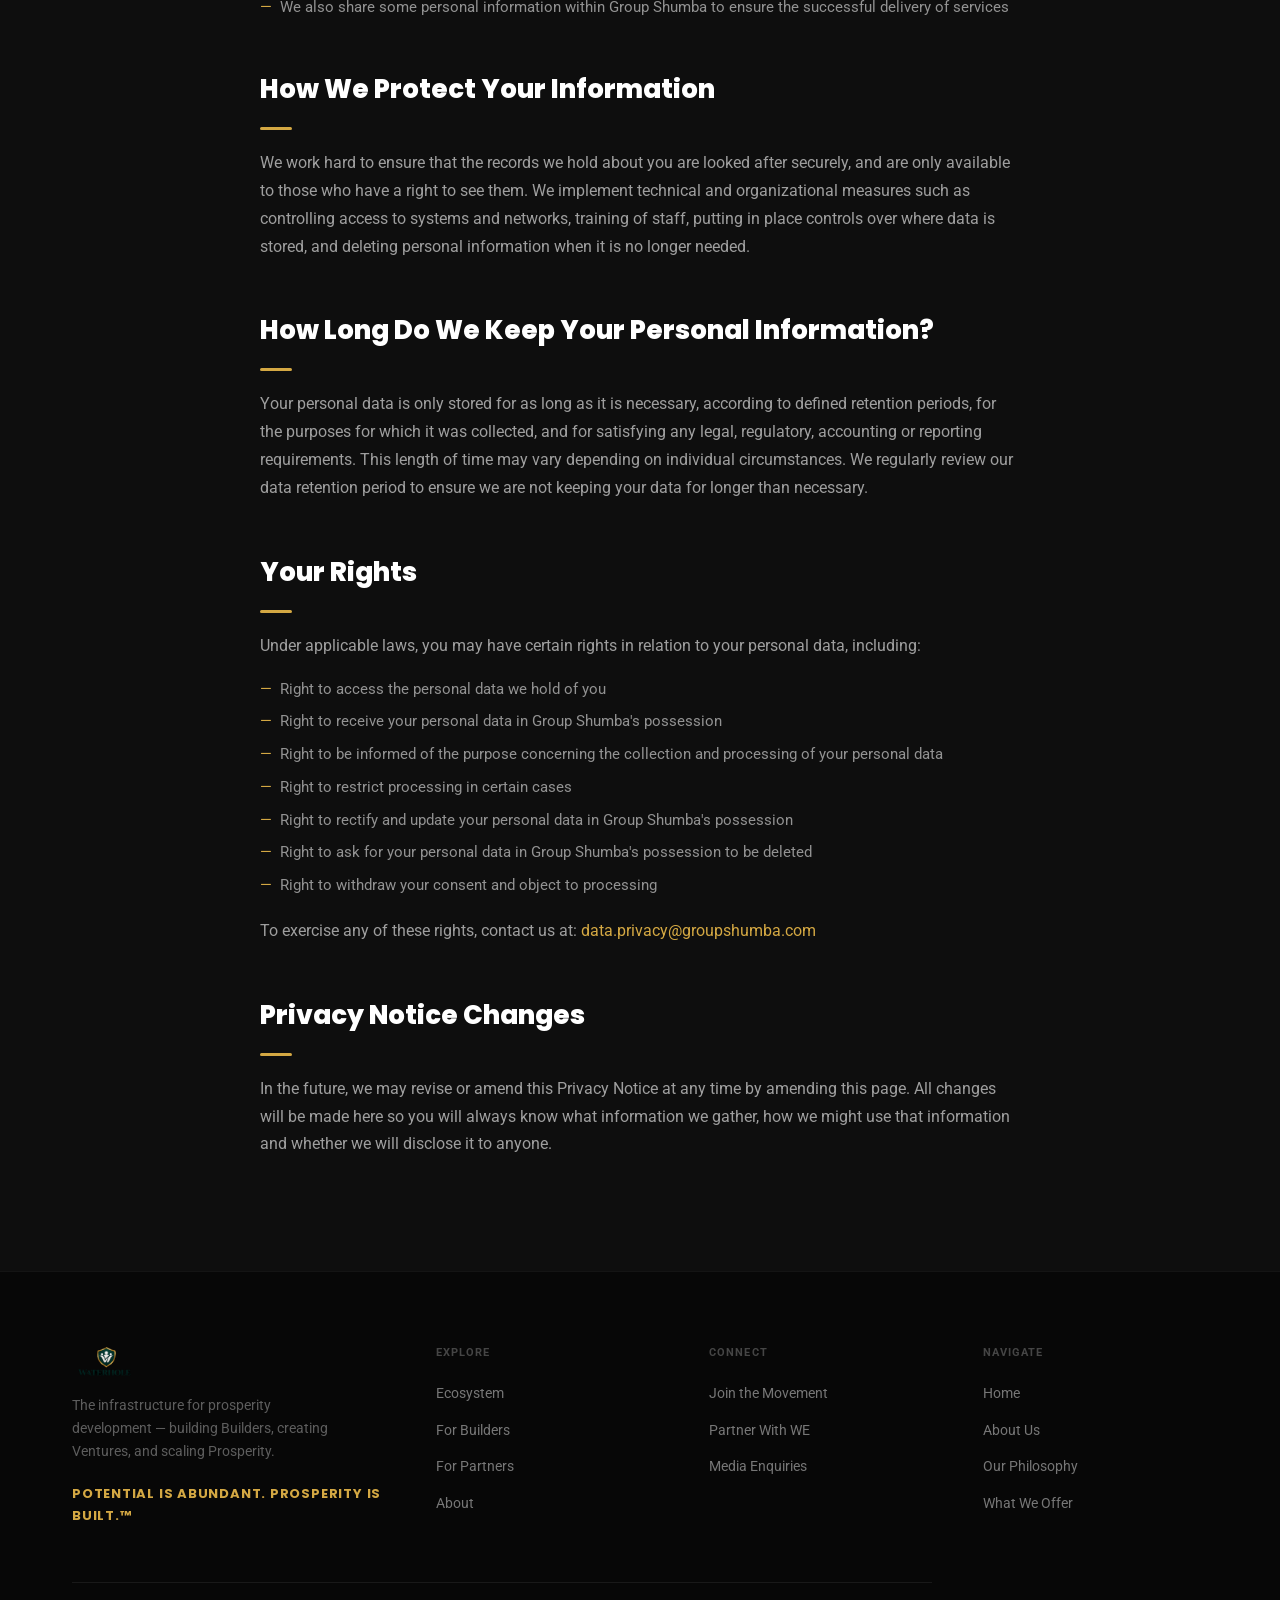
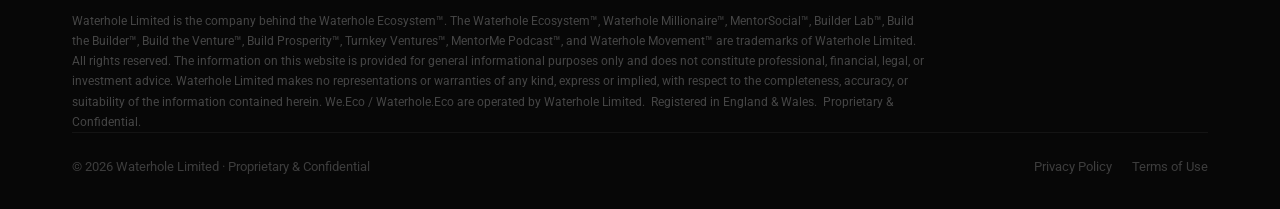
<file: privacy-policy.html>
<!DOCTYPE html>
<html lang="en">
<head>
  <meta charset="UTF-8" />
  <meta name="viewport" content="width=device-width, initial-scale=1.0" />
  <title>Privacy Policy — Waterhole Ecosystem™</title>
  <link rel="preconnect" href="https://fonts.googleapis.com" />
  <link rel="preconnect" href="https://fonts.gstatic.com" crossorigin />
  <link href="https://fonts.googleapis.com/css2?family=Poppins:wght@600;700;800;900&family=Roboto:wght@300;400;500;700&display=swap" rel="stylesheet" />
  <link rel="stylesheet" href="style.css" />
</head>
<body>

  <!-- NAV -->
  <header class="nav" id="nav">
    <div class="nav-inner">
      <a href="index.html" class="nav-logo" aria-label="Waterhole Ecosystem home">
        <img src="correct-logo.png" style="width: auto;" alt="Group Shumba — Waterhole Ecosystem" />
      </a>
      <ul class="nav-links" role="list">
        <li><a href="index.html">The Ecosystem</a></li>
        <li><a href="for-builders.html">For Builders</a></li>
        <li><a href="for-partners.html">For Partners</a></li>
        <li><a href="mentorsocial.html">MentorSocial</a></li>
        <li><a href="about.html">About</a></li>
      </ul>
      <a href="mentorsocial.html" class="btn btn-gold nav-cta">Movement Access</a>
      <button class="nav-hamburger" aria-label="Open menu" aria-expanded="false">
        <span></span><span></span><span></span>
      </button>
    </div>
    <nav class="mobile-menu" aria-hidden="true">
      <a href="index.html">The Ecosystem</a>
      <a href="for-builders.html">For Builders</a>
      <a href="for-partners.html">For Partners</a>
      <a href="mentorsocial.html">MentorSocial</a>
      <a href="about.html">About</a>
      <a href="mentorsocial.html" class="btn btn-gold">Movement Access</a>
    </nav>
  </header>

  <main>

    <!-- PAGE HERO -->
    <section class="page-hero" aria-label="Privacy Policy">
      <div class="page-hero-img" style="background-image: url('assets/image-8.jpg');"></div>
      <div class="container">
        <span class="page-hero-tag">LEGAL</span>
        <h1>Privacy<br /><em>Policy.</em></h1>
        <p class="lead">Your privacy is important to us. This Privacy Notice explains what personal data we process, how we process it, and for what reasons.</p>
      </div>
    </section>

    <!-- CONTENT -->
    <section class="section-pad section-dark">
      <div class="container">
        <div class="fade-in" style="max-width: 760px; margin: 0 auto;">

          <div style="font-size: 13px; color: rgba(255,255,255,0.35); letter-spacing: 0.05em; margin-bottom: 48px;">
            This Privacy Notice should be read together with our <a href="terms-of-use.html" style="color: var(--gold); text-decoration: none;">Terms of Use</a> and any other documents referred to in it. Please note that we will ask for your consent before using your personal data for a purpose other than those set out in this Privacy Notice.
          </div>

          <div style="display: flex; flex-direction: column; gap: 48px;">

            <div>
              <h2 style="font-family: var(--font-h); font-size: clamp(20px, 2.5vw, 26px); font-weight: 800; color: var(--white); margin-bottom: 16px;">About Group Shumba</h2>
              <div style="width: 32px; height: 3px; background: var(--gold); border-radius: 2px; margin-bottom: 20px;"></div>
              <p style="font-size: 15.5px; line-height: 1.8; color: rgba(255,255,255,0.6);">We are Group Shumba. The Website is operated by Group Shumba Pte Ltd. This is registered as a private limited company in Singapore. Group Shumba is a legal entity that is based in the United States and is responsible for building Group Shumba. As a business entity in the United States, we comply with the laws of the United States as well as other global laws and regulations that Group Shumba might have to comply with.</p>
              <p style="font-size: 15.5px; line-height: 1.8; color: rgba(255,255,255,0.6); margin-top: 16px;">This privacy notice explains how we use information about you and how we protect your privacy. Group Shumba is responsible for ensuring that we only collect and use the personal information necessary to provide you with a service, or for our interaction with you, and that we maintain the highest standards necessary to protect your personal information.</p>
            </div>

            <div>
              <h2 style="font-family: var(--font-h); font-size: clamp(20px, 2.5vw, 26px); font-weight: 800; color: var(--white); margin-bottom: 16px;">Our Contact Details</h2>
              <div style="width: 32px; height: 3px; background: var(--gold); border-radius: 2px; margin-bottom: 20px;"></div>
              <p style="font-size: 15.5px; line-height: 1.8; color: rgba(255,255,255,0.6);">Our Data Privacy Office monitors Group Shumba's compliance with the law and provides advice. If you have any concerns or questions about how we look after your personal information, contact our Data Privacy Office at:</p>
              <p style="font-size: 15.5px; line-height: 1.8; color: rgba(255,255,255,0.6); margin-top: 12px;">Email: <a href="mailto:data.privacy@groupshumba.com" style="color: var(--gold); text-decoration: none;">data.privacy@groupshumba.com</a></p>
            </div>

            <div>
              <h2 style="font-family: var(--font-h); font-size: clamp(20px, 2.5vw, 26px); font-weight: 800; color: var(--white); margin-bottom: 16px;">What Personal Information Do We Collect?</h2>
              <div style="width: 32px; height: 3px; background: var(--gold); border-radius: 2px; margin-bottom: 20px;"></div>
              <p style="font-size: 15.5px; line-height: 1.8; color: rgba(255,255,255,0.6);">Personal information is anything that identifies and relates to a living person. At Group Shumba, and in alignment with the principle of data minimization, we collect personal data only when needed. The data collected may vary depending on your relationship with Group Shumba. We usually collect the following information:</p>
              <ul style="margin-top: 16px; padding-left: 0; list-style: none; display: flex; flex-direction: column; gap: 8px;">
                <li style="font-size: 15px; color: rgba(255,255,255,0.55); padding-left: 20px; position: relative;">
                  <span style="position: absolute; left: 0; color: var(--gold);">—</span> Name
                </li>
                <li style="font-size: 15px; color: rgba(255,255,255,0.55); padding-left: 20px; position: relative;">
                  <span style="position: absolute; left: 0; color: var(--gold);">—</span> Contact details such as your phone number, email, address, etc.
                </li>
                <li style="font-size: 15px; color: rgba(255,255,255,0.55); padding-left: 20px; position: relative;">
                  <span style="position: absolute; left: 0; color: var(--gold);">—</span> CCTV footage taken from our premises
                </li>
                <li style="font-size: 15px; color: rgba(255,255,255,0.55); padding-left: 20px; position: relative;">
                  <span style="position: absolute; left: 0; color: var(--gold);">—</span> Information you provide which is required to access and use our systems and receive our services
                </li>
                <li style="font-size: 15px; color: rgba(255,255,255,0.55); padding-left: 20px; position: relative;">
                  <span style="position: absolute; left: 0; color: var(--gold);">—</span> Technical information (e.g. IP address / Cookies / system or service-specific technical information)
                </li>
                <li style="font-size: 15px; color: rgba(255,255,255,0.55); padding-left: 20px; position: relative;">
                  <span style="position: absolute; left: 0; color: var(--gold);">—</span> If you are a job applicant, we will collect additional information such as employment history, date of birth, nationality and other relevant information to enable us to conduct background checks
                </li>
              </ul>
            </div>

            <div>
              <h2 style="font-family: var(--font-h); font-size: clamp(20px, 2.5vw, 26px); font-weight: 800; color: var(--white); margin-bottom: 16px;">Where Do We Get Your Personal Information?</h2>
              <div style="width: 32px; height: 3px; background: var(--gold); border-radius: 2px; margin-bottom: 20px;"></div>
              <p style="font-size: 15.5px; line-height: 1.8; color: rgba(255,255,255,0.6);">We get most of the personal information we use from the following resources:</p>
              <ul style="margin-top: 16px; padding-left: 0; list-style: none; display: flex; flex-direction: column; gap: 8px;">
                <li style="font-size: 15px; color: rgba(255,255,255,0.55); padding-left: 20px; position: relative;"><span style="position: absolute; left: 0; color: var(--gold);">—</span> Yourself, and from what we learn about you through your interactions with us</li>
                <li style="font-size: 15px; color: rgba(255,255,255,0.55); padding-left: 20px; position: relative;"><span style="position: absolute; left: 0; color: var(--gold);">—</span> The technology you use to access our systems and receive our services</li>
                <li style="font-size: 15px; color: rgba(255,255,255,0.55); padding-left: 20px; position: relative;"><span style="position: absolute; left: 0; color: var(--gold);">—</span> Referees and employers</li>
                <li style="font-size: 15px; color: rgba(255,255,255,0.55); padding-left: 20px; position: relative;"><span style="position: absolute; left: 0; color: var(--gold);">—</span> Information from publicly available sources within the boundaries of the law</li>
                <li style="font-size: 15px; color: rgba(255,255,255,0.55); padding-left: 20px; position: relative;"><span style="position: absolute; left: 0; color: var(--gold);">—</span> In certain situations, we might obtain data from additional resources (e.g. background checks in the hiring process)</li>
              </ul>
            </div>

            <div>
              <h2 style="font-family: var(--font-h); font-size: clamp(20px, 2.5vw, 26px); font-weight: 800; color: var(--white); margin-bottom: 16px;">Why Do We Need Your Personal Information?</h2>
              <div style="width: 32px; height: 3px; background: var(--gold); border-radius: 2px; margin-bottom: 20px;"></div>
              <p style="font-size: 15.5px; line-height: 1.8; color: rgba(255,255,255,0.6);">We only use data for the purpose it was collected for, and we may need to use your personal information to:</p>
              <ul style="margin-top: 16px; padding-left: 0; list-style: none; display: flex; flex-direction: column; gap: 8px;">
                <li style="font-size: 15px; color: rgba(255,255,255,0.55); padding-left: 20px; position: relative;"><span style="position: absolute; left: 0; color: var(--gold);">—</span> Carry out our internal business purposes, such as corporate transactions, audits, and data analysis</li>
                <li style="font-size: 15px; color: rgba(255,255,255,0.55); padding-left: 20px; position: relative;"><span style="position: absolute; left: 0; color: var(--gold);">—</span> Comply with legal or contractual requirements</li>
                <li style="font-size: 15px; color: rgba(255,255,255,0.55); padding-left: 20px; position: relative;"><span style="position: absolute; left: 0; color: var(--gold);">—</span> Ensure public safety and security on premises</li>
                <li style="font-size: 15px; color: rgba(255,255,255,0.55); padding-left: 20px; position: relative;"><span style="position: absolute; left: 0; color: var(--gold);">—</span> Deliver services and support to you</li>
                <li style="font-size: 15px; color: rgba(255,255,255,0.55); padding-left: 20px; position: relative;"><span style="position: absolute; left: 0; color: var(--gold);">—</span> Provide you with access to our systems to enable you to receive our services</li>
                <li style="font-size: 15px; color: rgba(255,255,255,0.55); padding-left: 20px; position: relative;"><span style="position: absolute; left: 0; color: var(--gold);">—</span> Help investigate any worries or complaints you have about our services</li>
                <li style="font-size: 15px; color: rgba(255,255,255,0.55); padding-left: 20px; position: relative;"><span style="position: absolute; left: 0; color: var(--gold);">—</span> Help with research and planning of new services and improve current services</li>
                <li style="font-size: 15px; color: rgba(255,255,255,0.55); padding-left: 20px; position: relative;"><span style="position: absolute; left: 0; color: var(--gold);">—</span> Prevent and detect crime and fraud</li>
              </ul>
            </div>

            <div>
              <h2 style="font-family: var(--font-h); font-size: clamp(20px, 2.5vw, 26px); font-weight: 800; color: var(--white); margin-bottom: 16px;">Our Use of Cookies</h2>
              <div style="width: 32px; height: 3px; background: var(--gold); border-radius: 2px; margin-bottom: 20px;"></div>
              <p style="font-size: 15.5px; line-height: 1.8; color: rgba(255,255,255,0.6);">We sometimes store small files called cookies on your computer or other device to help improve your experience on our website. We collect web statistics automatically about your visit to our site based on your IP address. This information is used to help us in improving your experience on our website.</p>
            </div>

            <div>
              <h2 style="font-family: var(--font-h); font-size: clamp(20px, 2.5vw, 26px); font-weight: 800; color: var(--white); margin-bottom: 16px;">Who Do We Share Your Personal Information With?</h2>
              <div style="width: 32px; height: 3px; background: var(--gold); border-radius: 2px; margin-bottom: 20px;"></div>
              <p style="font-size: 15.5px; line-height: 1.8; color: rgba(255,255,255,0.6);">We only share information if necessary and in compliance with applicable regulations:</p>
              <ul style="margin-top: 16px; padding-left: 0; list-style: none; display: flex; flex-direction: column; gap: 8px;">
                <li style="font-size: 15px; color: rgba(255,255,255,0.55); padding-left: 20px; position: relative;"><span style="position: absolute; left: 0; color: var(--gold);">—</span> Sometimes we have a legal duty to provide personal information to other organizations. This includes disclosures we are required to make by law, and to detect or prevent fraud</li>
                <li style="font-size: 15px; color: rgba(255,255,255,0.55); padding-left: 20px; position: relative;"><span style="position: absolute; left: 0; color: var(--gold);">—</span> We may share your personal information with a range of organizations to store personal information on our behalf or help deliver our services. When we do this, we always have an agreement in place to make sure that the organization complies with data protection law</li>
                <li style="font-size: 15px; color: rgba(255,255,255,0.55); padding-left: 20px; position: relative;"><span style="position: absolute; left: 0; color: var(--gold);">—</span> We also share some personal information within Group Shumba to ensure the successful delivery of services</li>
              </ul>
            </div>

            <div>
              <h2 style="font-family: var(--font-h); font-size: clamp(20px, 2.5vw, 26px); font-weight: 800; color: var(--white); margin-bottom: 16px;">How We Protect Your Information</h2>
              <div style="width: 32px; height: 3px; background: var(--gold); border-radius: 2px; margin-bottom: 20px;"></div>
              <p style="font-size: 15.5px; line-height: 1.8; color: rgba(255,255,255,0.6);">We work hard to ensure that the records we hold about you are looked after securely, and are only available to those who have a right to see them. We implement technical and organizational measures such as controlling access to systems and networks, training of staff, putting in place controls over where data is stored, and deleting personal information when it is no longer needed.</p>
            </div>

            <div>
              <h2 style="font-family: var(--font-h); font-size: clamp(20px, 2.5vw, 26px); font-weight: 800; color: var(--white); margin-bottom: 16px;">How Long Do We Keep Your Personal Information?</h2>
              <div style="width: 32px; height: 3px; background: var(--gold); border-radius: 2px; margin-bottom: 20px;"></div>
              <p style="font-size: 15.5px; line-height: 1.8; color: rgba(255,255,255,0.6);">Your personal data is only stored for as long as it is necessary, according to defined retention periods, for the purposes for which it was collected, and for satisfying any legal, regulatory, accounting or reporting requirements. This length of time may vary depending on individual circumstances. We regularly review our data retention period to ensure we are not keeping your data for longer than necessary.</p>
            </div>

            <div>
              <h2 style="font-family: var(--font-h); font-size: clamp(20px, 2.5vw, 26px); font-weight: 800; color: var(--white); margin-bottom: 16px;">Your Rights</h2>
              <div style="width: 32px; height: 3px; background: var(--gold); border-radius: 2px; margin-bottom: 20px;"></div>
              <p style="font-size: 15.5px; line-height: 1.8; color: rgba(255,255,255,0.6);">Under applicable laws, you may have certain rights in relation to your personal data, including:</p>
              <ul style="margin-top: 16px; padding-left: 0; list-style: none; display: flex; flex-direction: column; gap: 8px;">
                <li style="font-size: 15px; color: rgba(255,255,255,0.55); padding-left: 20px; position: relative;"><span style="position: absolute; left: 0; color: var(--gold);">—</span> Right to access the personal data we hold of you</li>
                <li style="font-size: 15px; color: rgba(255,255,255,0.55); padding-left: 20px; position: relative;"><span style="position: absolute; left: 0; color: var(--gold);">—</span> Right to receive your personal data in Group Shumba's possession</li>
                <li style="font-size: 15px; color: rgba(255,255,255,0.55); padding-left: 20px; position: relative;"><span style="position: absolute; left: 0; color: var(--gold);">—</span> Right to be informed of the purpose concerning the collection and processing of your personal data</li>
                <li style="font-size: 15px; color: rgba(255,255,255,0.55); padding-left: 20px; position: relative;"><span style="position: absolute; left: 0; color: var(--gold);">—</span> Right to restrict processing in certain cases</li>
                <li style="font-size: 15px; color: rgba(255,255,255,0.55); padding-left: 20px; position: relative;"><span style="position: absolute; left: 0; color: var(--gold);">—</span> Right to rectify and update your personal data in Group Shumba's possession</li>
                <li style="font-size: 15px; color: rgba(255,255,255,0.55); padding-left: 20px; position: relative;"><span style="position: absolute; left: 0; color: var(--gold);">—</span> Right to ask for your personal data in Group Shumba's possession to be deleted</li>
                <li style="font-size: 15px; color: rgba(255,255,255,0.55); padding-left: 20px; position: relative;"><span style="position: absolute; left: 0; color: var(--gold);">—</span> Right to withdraw your consent and object to processing</li>
              </ul>
              <p style="font-size: 15.5px; line-height: 1.8; color: rgba(255,255,255,0.6); margin-top: 20px;">To exercise any of these rights, contact us at: <a href="mailto:data.privacy@groupshumba.com" style="color: var(--gold); text-decoration: none;">data.privacy@groupshumba.com</a></p>
            </div>

            <div>
              <h2 style="font-family: var(--font-h); font-size: clamp(20px, 2.5vw, 26px); font-weight: 800; color: var(--white); margin-bottom: 16px;">Privacy Notice Changes</h2>
              <div style="width: 32px; height: 3px; background: var(--gold); border-radius: 2px; margin-bottom: 20px;"></div>
              <p style="font-size: 15.5px; line-height: 1.8; color: rgba(255,255,255,0.6);">In the future, we may revise or amend this Privacy Notice at any time by amending this page. All changes will be made here so you will always know what information we gather, how we might use that information and whether we will disclose it to anyone.</p>
            </div>

          </div>
        </div>
      </div>
    </section>

  </main>

  <!-- FOOTER -->
  <footer class="footer">
    <div class="container">
      <div class="footer-grid">
        <div class="footer-brand">
          <img src="correct-logo.png" alt="Group Shumba" />
          <p>The infrastructure for prosperity development — building Builders, creating Ventures, and scaling Prosperity.</p>
          <div class="footer-covenant">POTENTIAL IS ABUNDANT. PROSPERITY IS BUILT.™</div>
        </div>
        <div class="footer-col">
          <h4>Explore</h4>
          <ul role="list">
            <li><a href="index.html">Ecosystem</a></li>
            <li><a href="for-builders.html">For Builders</a></li>
            <li><a href="for-partners.html">For Partners</a></li>
            <li><a href="about.html">About</a></li>
          </ul>
        </div>
        <div class="footer-col">
          <h4>Connect</h4>
          <ul role="list">
            <li><a href="mentorsocial.html">Join the Movement</a></li>
            <li><a href="mentorsocial.html">Partner With WE</a></li>
            <li><a href="mentorsocial.html">Media Enquiries</a></li>
          </ul>
        </div>
        <div class="footer-col">
          <h4>Navigate</h4>
          <ul role="list">
            <li><a href="index.html">Home</a></li>
            <li><a href="about.html">About Us</a></li>
            <li><a href="for-partners.html">Our Philosophy</a></li>
            <li><a href="for-builders.html">What We Offer</a></li>
          </ul>
        </div>
      </div>
      <div class="footer-disclaimer" style="border-top: 1px solid rgba(255,255,255,0.07); margin-top: 40px; padding-top: 28px; font-size: 11.5px; line-height: 1.75; color: rgba(255,255,255,0.25); max-width: 860px;">
        Waterhole Limited is the company behind the Waterhole Ecosystem™. The Waterhole Ecosystem™, Waterhole Millionaire™, MentorSocial™, Builder Lab™, Build the Builder™, Build the Venture™, Build Prosperity™, Turnkey Ventures™, MentorMe Podcast™, and Waterhole Movement™ are trademarks of Waterhole Limited. All rights reserved. The information on this website is provided for general informational purposes only and does not constitute professional, financial, legal, or investment advice. Waterhole Limited makes no representations or warranties of any kind, express or implied, with respect to the completeness, accuracy, or suitability of the information contained herein. We.Eco / Waterhole.Eco are operated by Waterhole Limited. &nbsp;Registered in England &amp; Wales. &nbsp;Proprietary &amp; Confidential.
      </div>
      <div class="footer-bottom">
        <span>© 2026 Waterhole Limited · Proprietary &amp; Confidential</span>
        <div class="footer-legal">
          <a href="privacy-policy.html" class="active">Privacy Policy</a>
          <a href="terms-of-use.html">Terms of Use</a>
        </div>
      </div>
    </div>
  </footer>

  <script src="script.js"></script>
</body>
</html>
</file>
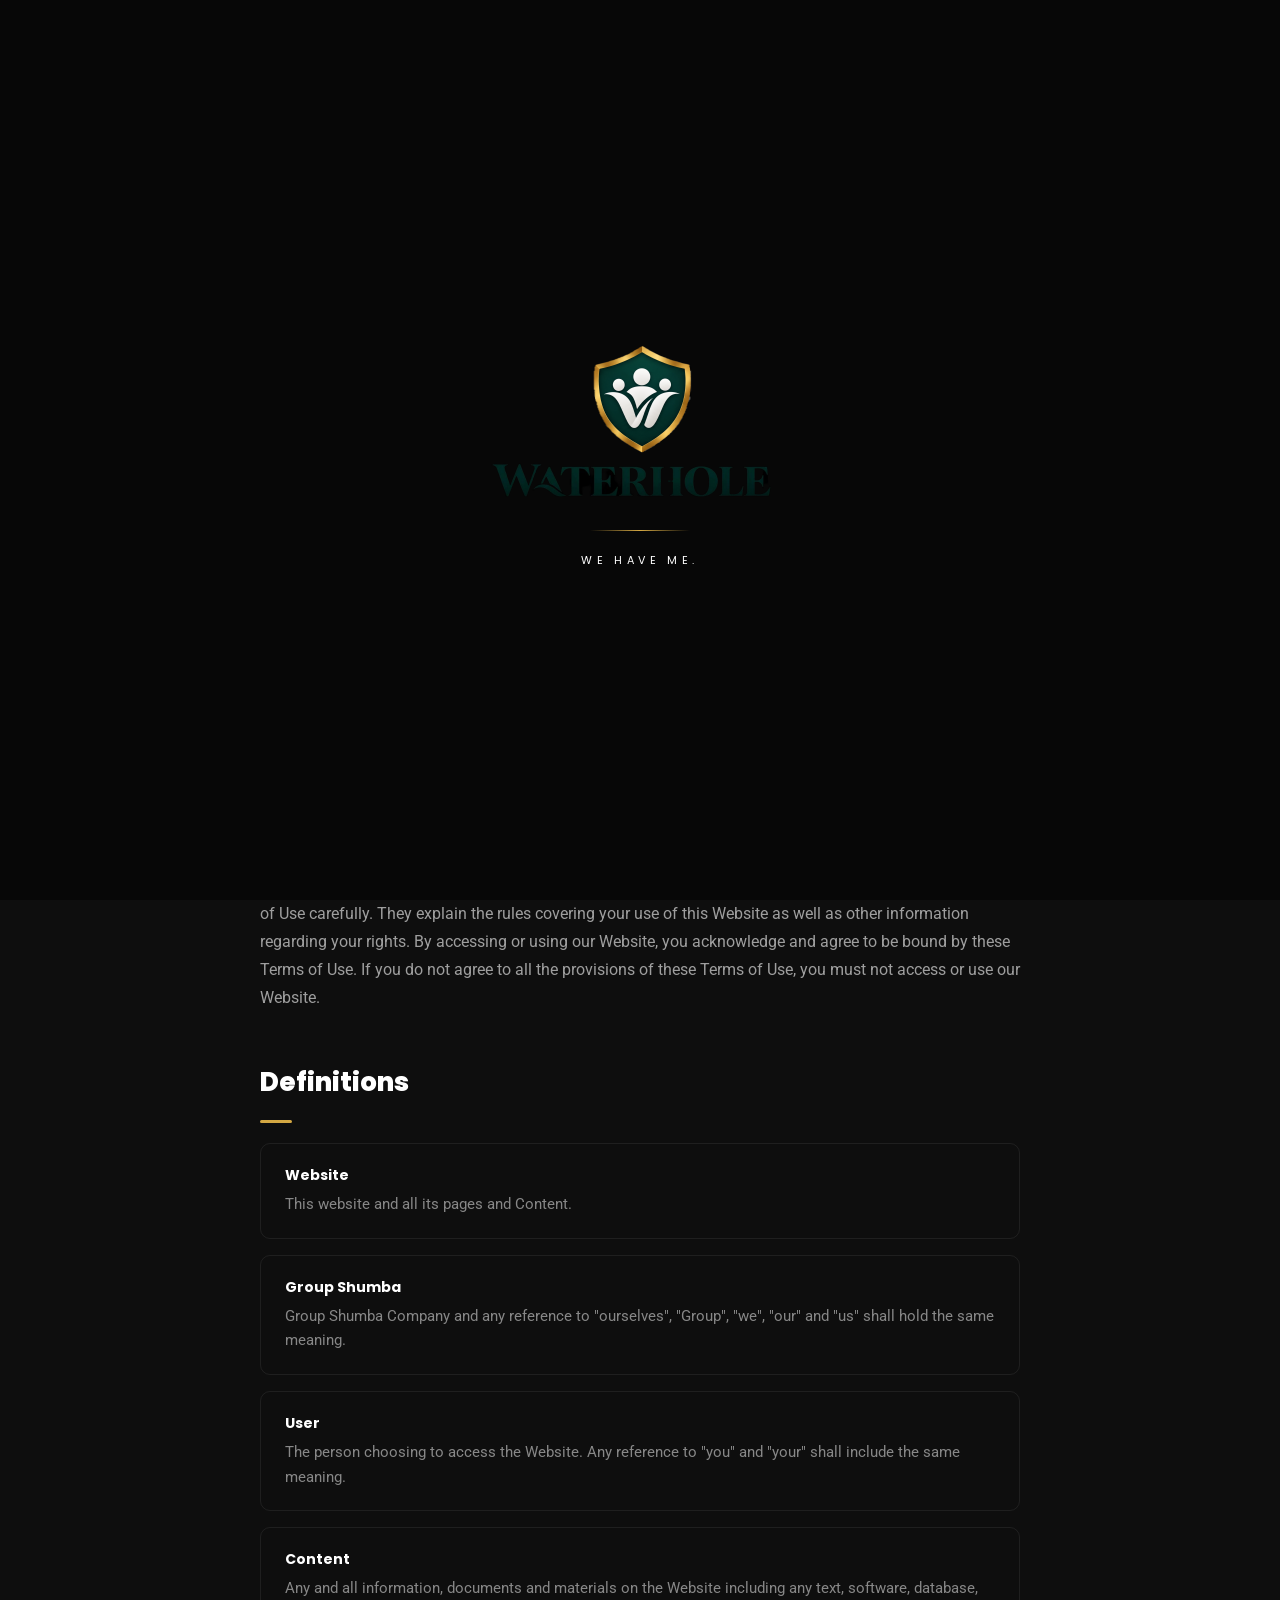
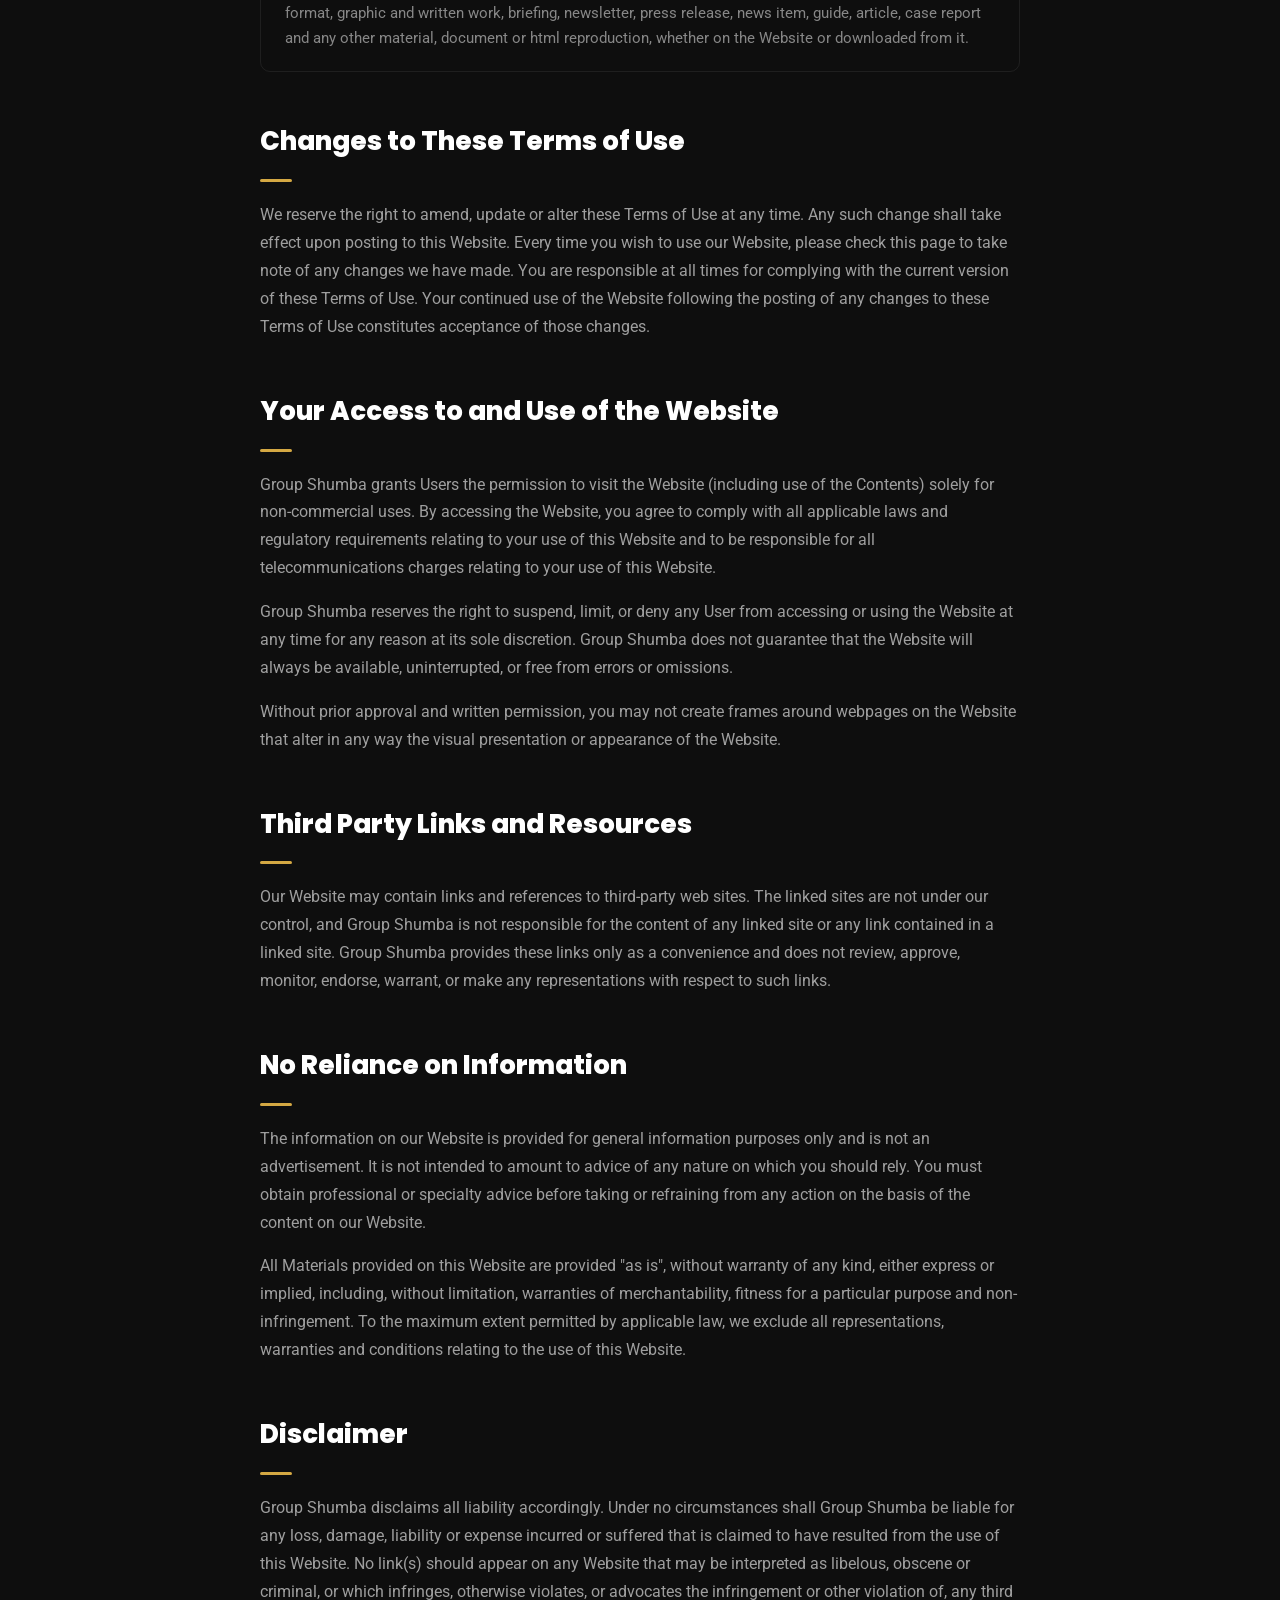
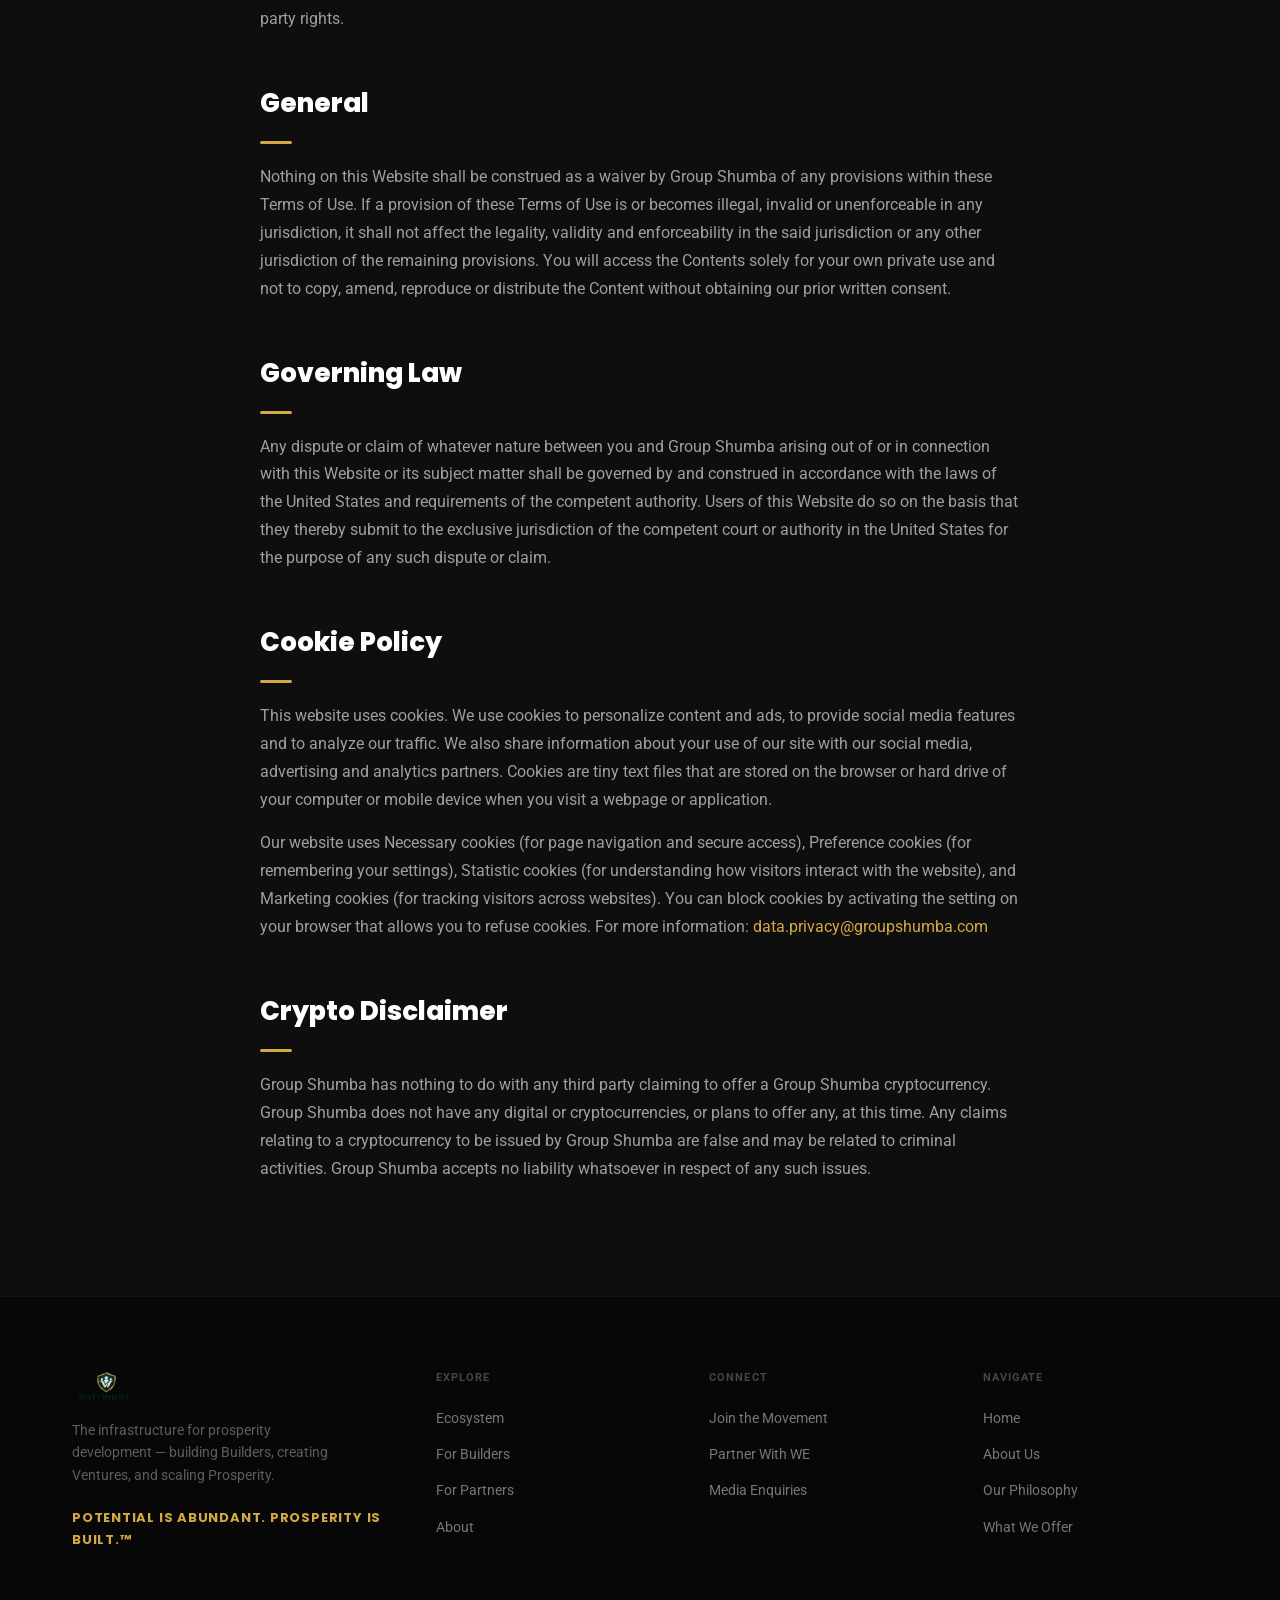
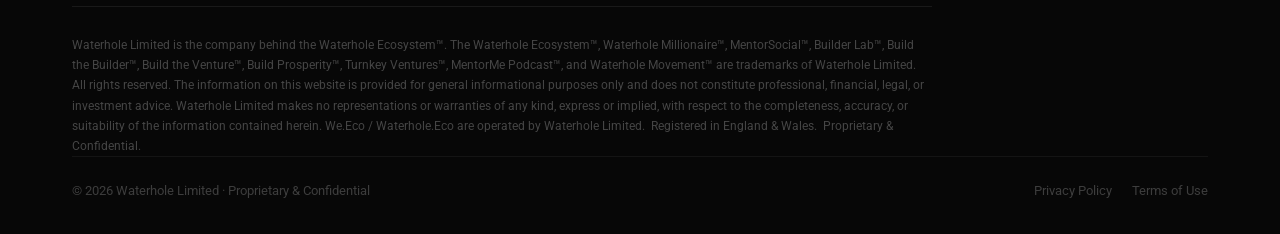
<file: terms-of-use.html>
<!DOCTYPE html>
<html lang="en">
<head>
  <meta charset="UTF-8" />
  <meta name="viewport" content="width=device-width, initial-scale=1.0" />
  <title>Terms of Use — Waterhole Ecosystem™</title>
  <link rel="preconnect" href="https://fonts.googleapis.com" />
  <link rel="preconnect" href="https://fonts.gstatic.com" crossorigin />
  <link href="https://fonts.googleapis.com/css2?family=Poppins:wght@600;700;800;900&family=Roboto:wght@300;400;500;700&display=swap" rel="stylesheet" />
  <link rel="stylesheet" href="style.css" />
</head>
<body>

  <!-- NAV -->
  <header class="nav" id="nav">
    <div class="nav-inner">
      <a href="index.html" class="nav-logo" aria-label="Waterhole Ecosystem home">
        <img src="correct-logo.png" style="width: auto;" alt="Group Shumba — Waterhole Ecosystem" />
      </a>
      <ul class="nav-links" role="list">
        <li><a href="index.html">The Ecosystem</a></li>
        <li><a href="for-builders.html">For Builders</a></li>
        <li><a href="for-partners.html">For Partners</a></li>
        <li><a href="mentorsocial.html">MentorSocial</a></li>
        <li><a href="about.html">About</a></li>
      </ul>
      <a href="mentorsocial.html" class="btn btn-gold nav-cta">Movement Access</a>
      <button class="nav-hamburger" aria-label="Open menu" aria-expanded="false">
        <span></span><span></span><span></span>
      </button>
    </div>
    <nav class="mobile-menu" aria-hidden="true">
      <a href="index.html">The Ecosystem</a>
      <a href="for-builders.html">For Builders</a>
      <a href="for-partners.html">For Partners</a>
      <a href="mentorsocial.html">MentorSocial</a>
      <a href="about.html">About</a>
      <a href="mentorsocial.html" class="btn btn-gold">Movement Access</a>
    </nav>
  </header>

  <main>

    <!-- PAGE HERO -->
    <section class="page-hero" aria-label="Terms of Use">
      <div class="page-hero-img" style="background-image: url('assets/image-8.jpg');"></div>
      <div class="container">
        <span class="page-hero-tag">LEGAL</span>
        <h1>Terms<br /><em>of Use.</em></h1>
        <p class="lead">These Terms of Use govern your access to and use of the Waterhole Ecosystem™ website. Please read them carefully.</p>
      </div>
    </section>

    <!-- CONTENT -->
    <section class="section-pad section-dark">
      <div class="container">
        <div class="fade-in" style="max-width: 760px; margin: 0 auto;">

          <div style="font-size: 13px; color: rgba(255,255,255,0.35); letter-spacing: 0.05em; margin-bottom: 48px;">
            The following additional terms also apply to your use of our Website: our <a href="privacy-policy.html" style="color: var(--gold); text-decoration: none;">Privacy Policy</a>, Cookie Policy, and Crypto Disclaimer, which are incorporated by reference into these Terms of Use.
          </div>

          <div style="display: flex; flex-direction: column; gap: 48px;">

            <div>
              <h2 style="font-family: var(--font-h); font-size: clamp(20px, 2.5vw, 26px); font-weight: 800; color: var(--white); margin-bottom: 16px;">Overview</h2>
              <div style="width: 32px; height: 3px; background: var(--gold); border-radius: 2px; margin-bottom: 20px;"></div>
              <p style="font-size: 15.5px; line-height: 1.8; color: rgba(255,255,255,0.6);">Welcome to groupshumba.com. We, Group Shumba, would ask that you take the time to read these Terms of Use carefully. They explain the rules covering your use of this Website as well as other information regarding your rights. By accessing or using our Website, you acknowledge and agree to be bound by these Terms of Use. If you do not agree to all the provisions of these Terms of Use, you must not access or use our Website.</p>
            </div>

            <div>
              <h2 style="font-family: var(--font-h); font-size: clamp(20px, 2.5vw, 26px); font-weight: 800; color: var(--white); margin-bottom: 16px;">Definitions</h2>
              <div style="width: 32px; height: 3px; background: var(--gold); border-radius: 2px; margin-bottom: 20px;"></div>
              <div style="display: flex; flex-direction: column; gap: 16px;">
                <div style="padding: 20px 24px; border: 1px solid rgba(255,255,255,0.07); border-radius: 10px;">
                  <p style="font-family: var(--font-h); font-size: 14px; font-weight: 700; color: var(--white); margin-bottom: 6px;">Website</p>
                  <p style="font-size: 14.5px; line-height: 1.7; color: rgba(255,255,255,0.5);">This website and all its pages and Content.</p>
                </div>
                <div style="padding: 20px 24px; border: 1px solid rgba(255,255,255,0.07); border-radius: 10px;">
                  <p style="font-family: var(--font-h); font-size: 14px; font-weight: 700; color: var(--white); margin-bottom: 6px;">Group Shumba</p>
                  <p style="font-size: 14.5px; line-height: 1.7; color: rgba(255,255,255,0.5);">Group Shumba Company and any reference to "ourselves", "Group", "we", "our" and "us" shall hold the same meaning.</p>
                </div>
                <div style="padding: 20px 24px; border: 1px solid rgba(255,255,255,0.07); border-radius: 10px;">
                  <p style="font-family: var(--font-h); font-size: 14px; font-weight: 700; color: var(--white); margin-bottom: 6px;">User</p>
                  <p style="font-size: 14.5px; line-height: 1.7; color: rgba(255,255,255,0.5);">The person choosing to access the Website. Any reference to "you" and "your" shall include the same meaning.</p>
                </div>
                <div style="padding: 20px 24px; border: 1px solid rgba(255,255,255,0.07); border-radius: 10px;">
                  <p style="font-family: var(--font-h); font-size: 14px; font-weight: 700; color: var(--white); margin-bottom: 6px;">Content</p>
                  <p style="font-size: 14.5px; line-height: 1.7; color: rgba(255,255,255,0.5);">Any and all information, documents and materials on the Website including any text, software, database, format, graphic and written work, briefing, newsletter, press release, news item, guide, article, case report and any other material, document or html reproduction, whether on the Website or downloaded from it.</p>
                </div>
              </div>
            </div>

            <div>
              <h2 style="font-family: var(--font-h); font-size: clamp(20px, 2.5vw, 26px); font-weight: 800; color: var(--white); margin-bottom: 16px;">Changes to These Terms of Use</h2>
              <div style="width: 32px; height: 3px; background: var(--gold); border-radius: 2px; margin-bottom: 20px;"></div>
              <p style="font-size: 15.5px; line-height: 1.8; color: rgba(255,255,255,0.6);">We reserve the right to amend, update or alter these Terms of Use at any time. Any such change shall take effect upon posting to this Website. Every time you wish to use our Website, please check this page to take note of any changes we have made. You are responsible at all times for complying with the current version of these Terms of Use. Your continued use of the Website following the posting of any changes to these Terms of Use constitutes acceptance of those changes.</p>
            </div>

            <div>
              <h2 style="font-family: var(--font-h); font-size: clamp(20px, 2.5vw, 26px); font-weight: 800; color: var(--white); margin-bottom: 16px;">Your Access to and Use of the Website</h2>
              <div style="width: 32px; height: 3px; background: var(--gold); border-radius: 2px; margin-bottom: 20px;"></div>
              <p style="font-size: 15.5px; line-height: 1.8; color: rgba(255,255,255,0.6);">Group Shumba grants Users the permission to visit the Website (including use of the Contents) solely for non-commercial uses. By accessing the Website, you agree to comply with all applicable laws and regulatory requirements relating to your use of this Website and to be responsible for all telecommunications charges relating to your use of this Website.</p>
              <p style="font-size: 15.5px; line-height: 1.8; color: rgba(255,255,255,0.6); margin-top: 16px;">Group Shumba reserves the right to suspend, limit, or deny any User from accessing or using the Website at any time for any reason at its sole discretion. Group Shumba does not guarantee that the Website will always be available, uninterrupted, or free from errors or omissions.</p>
              <p style="font-size: 15.5px; line-height: 1.8; color: rgba(255,255,255,0.6); margin-top: 16px;">Without prior approval and written permission, you may not create frames around webpages on the Website that alter in any way the visual presentation or appearance of the Website.</p>
            </div>

            <div>
              <h2 style="font-family: var(--font-h); font-size: clamp(20px, 2.5vw, 26px); font-weight: 800; color: var(--white); margin-bottom: 16px;">Third Party Links and Resources</h2>
              <div style="width: 32px; height: 3px; background: var(--gold); border-radius: 2px; margin-bottom: 20px;"></div>
              <p style="font-size: 15.5px; line-height: 1.8; color: rgba(255,255,255,0.6);">Our Website may contain links and references to third-party web sites. The linked sites are not under our control, and Group Shumba is not responsible for the content of any linked site or any link contained in a linked site. Group Shumba provides these links only as a convenience and does not review, approve, monitor, endorse, warrant, or make any representations with respect to such links.</p>
            </div>

            <div>
              <h2 style="font-family: var(--font-h); font-size: clamp(20px, 2.5vw, 26px); font-weight: 800; color: var(--white); margin-bottom: 16px;">No Reliance on Information</h2>
              <div style="width: 32px; height: 3px; background: var(--gold); border-radius: 2px; margin-bottom: 20px;"></div>
              <p style="font-size: 15.5px; line-height: 1.8; color: rgba(255,255,255,0.6);">The information on our Website is provided for general information purposes only and is not an advertisement. It is not intended to amount to advice of any nature on which you should rely. You must obtain professional or specialty advice before taking or refraining from any action on the basis of the content on our Website.</p>
              <p style="font-size: 15.5px; line-height: 1.8; color: rgba(255,255,255,0.6); margin-top: 16px;">All Materials provided on this Website are provided "as is", without warranty of any kind, either express or implied, including, without limitation, warranties of merchantability, fitness for a particular purpose and non-infringement. To the maximum extent permitted by applicable law, we exclude all representations, warranties and conditions relating to the use of this Website.</p>
            </div>

            <div>
              <h2 style="font-family: var(--font-h); font-size: clamp(20px, 2.5vw, 26px); font-weight: 800; color: var(--white); margin-bottom: 16px;">Disclaimer</h2>
              <div style="width: 32px; height: 3px; background: var(--gold); border-radius: 2px; margin-bottom: 20px;"></div>
              <p style="font-size: 15.5px; line-height: 1.8; color: rgba(255,255,255,0.6);">Group Shumba disclaims all liability accordingly. Under no circumstances shall Group Shumba be liable for any loss, damage, liability or expense incurred or suffered that is claimed to have resulted from the use of this Website. No link(s) should appear on any Website that may be interpreted as libelous, obscene or criminal, or which infringes, otherwise violates, or advocates the infringement or other violation of, any third party rights.</p>
            </div>

            <div>
              <h2 style="font-family: var(--font-h); font-size: clamp(20px, 2.5vw, 26px); font-weight: 800; color: var(--white); margin-bottom: 16px;">General</h2>
              <div style="width: 32px; height: 3px; background: var(--gold); border-radius: 2px; margin-bottom: 20px;"></div>
              <p style="font-size: 15.5px; line-height: 1.8; color: rgba(255,255,255,0.6);">Nothing on this Website shall be construed as a waiver by Group Shumba of any provisions within these Terms of Use. If a provision of these Terms of Use is or becomes illegal, invalid or unenforceable in any jurisdiction, it shall not affect the legality, validity and enforceability in the said jurisdiction or any other jurisdiction of the remaining provisions. You will access the Contents solely for your own private use and not to copy, amend, reproduce or distribute the Content without obtaining our prior written consent.</p>
            </div>

            <div>
              <h2 style="font-family: var(--font-h); font-size: clamp(20px, 2.5vw, 26px); font-weight: 800; color: var(--white); margin-bottom: 16px;">Governing Law</h2>
              <div style="width: 32px; height: 3px; background: var(--gold); border-radius: 2px; margin-bottom: 20px;"></div>
              <p style="font-size: 15.5px; line-height: 1.8; color: rgba(255,255,255,0.6);">Any dispute or claim of whatever nature between you and Group Shumba arising out of or in connection with this Website or its subject matter shall be governed by and construed in accordance with the laws of the United States and requirements of the competent authority. Users of this Website do so on the basis that they thereby submit to the exclusive jurisdiction of the competent court or authority in the United States for the purpose of any such dispute or claim.</p>
            </div>

            <div>
              <h2 style="font-family: var(--font-h); font-size: clamp(20px, 2.5vw, 26px); font-weight: 800; color: var(--white); margin-bottom: 16px;">Cookie Policy</h2>
              <div style="width: 32px; height: 3px; background: var(--gold); border-radius: 2px; margin-bottom: 20px;"></div>
              <p style="font-size: 15.5px; line-height: 1.8; color: rgba(255,255,255,0.6);">This website uses cookies. We use cookies to personalize content and ads, to provide social media features and to analyze our traffic. We also share information about your use of our site with our social media, advertising and analytics partners. Cookies are tiny text files that are stored on the browser or hard drive of your computer or mobile device when you visit a webpage or application.</p>
              <p style="font-size: 15.5px; line-height: 1.8; color: rgba(255,255,255,0.6); margin-top: 16px;">Our website uses Necessary cookies (for page navigation and secure access), Preference cookies (for remembering your settings), Statistic cookies (for understanding how visitors interact with the website), and Marketing cookies (for tracking visitors across websites). You can block cookies by activating the setting on your browser that allows you to refuse cookies. For more information: <a href="mailto:data.privacy@groupshumba.com" style="color: var(--gold); text-decoration: none;">data.privacy@groupshumba.com</a></p>
            </div>

            <div>
              <h2 style="font-family: var(--font-h); font-size: clamp(20px, 2.5vw, 26px); font-weight: 800; color: var(--white); margin-bottom: 16px;">Crypto Disclaimer</h2>
              <div style="width: 32px; height: 3px; background: var(--gold); border-radius: 2px; margin-bottom: 20px;"></div>
              <p style="font-size: 15.5px; line-height: 1.8; color: rgba(255,255,255,0.6);">Group Shumba has nothing to do with any third party claiming to offer a Group Shumba cryptocurrency. Group Shumba does not have any digital or cryptocurrencies, or plans to offer any, at this time. Any claims relating to a cryptocurrency to be issued by Group Shumba are false and may be related to criminal activities. Group Shumba accepts no liability whatsoever in respect of any such issues.</p>
            </div>

          </div>
        </div>
      </div>
    </section>

  </main>

  <!-- FOOTER -->
  <footer class="footer">
    <div class="container">
      <div class="footer-grid">
        <div class="footer-brand">
          <img src="correct-logo.png" alt="Group Shumba" />
          <p>The infrastructure for prosperity development — building Builders, creating Ventures, and scaling Prosperity.</p>
          <div class="footer-covenant">POTENTIAL IS ABUNDANT. PROSPERITY IS BUILT.™</div>
        </div>
        <div class="footer-col">
          <h4>Explore</h4>
          <ul role="list">
            <li><a href="index.html">Ecosystem</a></li>
            <li><a href="for-builders.html">For Builders</a></li>
            <li><a href="for-partners.html">For Partners</a></li>
            <li><a href="about.html">About</a></li>
          </ul>
        </div>
        <div class="footer-col">
          <h4>Connect</h4>
          <ul role="list">
            <li><a href="mentorsocial.html">Join the Movement</a></li>
            <li><a href="mentorsocial.html">Partner With WE</a></li>
            <li><a href="mentorsocial.html">Media Enquiries</a></li>
          </ul>
        </div>
        <div class="footer-col">
          <h4>Navigate</h4>
          <ul role="list">
            <li><a href="index.html">Home</a></li>
            <li><a href="about.html">About Us</a></li>
            <li><a href="for-partners.html">Our Philosophy</a></li>
            <li><a href="for-builders.html">What We Offer</a></li>
          </ul>
        </div>
      </div>
      <div class="footer-disclaimer" style="border-top: 1px solid rgba(255,255,255,0.07); margin-top: 40px; padding-top: 28px; font-size: 11.5px; line-height: 1.75; color: rgba(255,255,255,0.25); max-width: 860px;">
        Waterhole Limited is the company behind the Waterhole Ecosystem™. The Waterhole Ecosystem™, Waterhole Millionaire™, MentorSocial™, Builder Lab™, Build the Builder™, Build the Venture™, Build Prosperity™, Turnkey Ventures™, MentorMe Podcast™, and Waterhole Movement™ are trademarks of Waterhole Limited. All rights reserved. The information on this website is provided for general informational purposes only and does not constitute professional, financial, legal, or investment advice. Waterhole Limited makes no representations or warranties of any kind, express or implied, with respect to the completeness, accuracy, or suitability of the information contained herein. We.Eco / Waterhole.Eco are operated by Waterhole Limited. &nbsp;Registered in England &amp; Wales. &nbsp;Proprietary &amp; Confidential.
      </div>
      <div class="footer-bottom">
        <span>© 2026 Waterhole Limited · Proprietary &amp; Confidential</span>
        <div class="footer-legal">
          <a href="privacy-policy.html">Privacy Policy</a>
          <a href="terms-of-use.html" class="active">Terms of Use</a>
        </div>
      </div>
    </div>
  </footer>

  <script src="script.js"></script>
</body>
</html>
</file>
<file: style.css>
/* ─── Water cursor ─── */
* { cursor: none !important; }
.water-cursor {
  position: fixed;
  top: 0; left: 0;
  width: 8px; height: 8px;
  margin: -4px 0 0 -4px;
  border-radius: 50%;
  background: rgba(180,230,255,0.9);
  box-shadow: 0 0 8px rgba(100,200,255,0.8);
  pointer-events: none;
  z-index: 99999;
  transition: opacity 0.2s;
  will-change: transform;
}
.water-ripple {
  position: fixed;
  top: 0; left: 0;
  width: 0; height: 0;
  margin: 0;
  border-radius: 50%;
  border: 1px solid rgba(140,210,255,0.55);
  pointer-events: none;
  z-index: 99998;
  transform: translate(-50%, -50%);
  animation: waterRipple 0.9s cubic-bezier(0.2, 0.6, 0.4, 1) forwards;
}
@keyframes waterRipple {
  0%   { width: 0;     height: 0;     opacity: 0.7; border-width: 1.5px; }
  60%  { opacity: 0.3; border-width: 1px; }
  100% { width: 72px;  height: 72px;  opacity: 0;   border-width: 0.5px; }
}

/* ─── Page loader ─── */
.page-loader {
  position: fixed;
  inset: 0;
  z-index: 999999;
  background: #070707;
  display: flex;
  flex-direction: column;
  align-items: center;
  justify-content: center;
  gap: 20px;
  transition: transform 1s cubic-bezier(0.76, 0, 0.24, 1), opacity 0.4s ease;
}
.page-loader.exit { transform: translateY(-100%); opacity: 0; pointer-events: none; }
.page-loader-logo { width: 120px; height: auto; opacity: 0; animation: loaderIn 0.7s 0.3s ease forwards; }
.page-loader-line {
  width: 0; height: 1px;
  background: linear-gradient(90deg, transparent, var(--gold), transparent);
  animation: loaderLine 0.7s 0.8s ease forwards;
}
.page-loader-text {
  font-family: var(--font-h);
  font-size: 11px;
  letter-spacing: 0.4em;
  text-transform: uppercase;
  color: var(--white);
  opacity: 0;
  animation: loaderIn 0.6s 1s ease forwards;
}
@keyframes loaderIn {
  from { opacity: 0; transform: translateY(14px); }
  to   { opacity: 1; transform: translateY(0); }
}
@keyframes loaderLine { to { width: 100px; } }

/* ─── Scroll progress bar ─── */
.scroll-progress {
  position: fixed;
  top: 0; left: 0; right: 0;
  height: 2px;
  z-index: 100000;
  background: linear-gradient(90deg, var(--gold) 0%, #3aacba 50%, var(--gold) 100%);
  background-size: 200% 100%;
  transform-origin: left center;
  transform: scaleX(0);
  will-change: transform;
  animation: progressShimmer 4s linear infinite;
}
@keyframes progressShimmer {
  0% { background-position: 0% 0%; }
  100% { background-position: 200% 0%; }
}

/* ─── Side section dots ─── */
.section-dots {
  position: fixed;
  right: 24px;
  top: 50%;
  transform: translateY(-50%);
  display: flex;
  flex-direction: column;
  gap: 10px;
  z-index: 9999;
}
.section-dot {
  width: 6px; height: 6px;
  border-radius: 50%;
  background: rgba(255,255,255,0.2);
  border: 1px solid rgba(255,255,255,0.15);
  transition: all 0.3s ease;
  cursor: pointer;
}
.section-dot.active {
  background: var(--gold);
  border-color: var(--gold);
  box-shadow: 0 0 8px rgba(212,168,67,0.6);
  transform: scale(1.5);
}

/* ─── Universal animation states ─── */
[data-reveal] {
  opacity: 0;
  will-change: transform, opacity;
}
[data-reveal="up"]    { transform: translateY(40px); }
[data-reveal="left"]  { transform: translateX(-40px); }
[data-reveal="right"] { transform: translateX(40px); }
[data-reveal="scale"] { transform: scale(0.88); }
[data-reveal="clip"]  { clip-path: inset(0 0 100% 0); opacity: 1; }

[data-reveal].is-revealed {
  opacity: 1;
  transform: none;
  clip-path: inset(0 0 0% 0);
  transition: opacity 0.8s cubic-bezier(0.16,1,0.3,1),
              transform 0.8s cubic-bezier(0.16,1,0.3,1),
              clip-path 0.9s cubic-bezier(0.16,1,0.3,1);
}

/* ─── Heading clip reveal ─── */
.section-title {
  clip-path: inset(0 0 100% 0);
  transition: clip-path 0.9s cubic-bezier(0.16, 1, 0.3, 1) 0.1s;
}
.section-title.revealed { clip-path: inset(0 0 0% 0); }

/* On mobile swap clip-path for a simpler opacity+slide (more reliable) */
@media (max-width: 768px) {
  .section-title {
    clip-path: none;
    opacity: 0;
    transform: translateY(20px);
    transition: opacity 0.7s ease 0.05s, transform 0.7s cubic-bezier(0.16,1,0.3,1) 0.05s;
  }
  .section-title.revealed {
    opacity: 1;
    transform: none;
    clip-path: none;
  }
}

/* ─── Eyebrow line draw ─── */
.eyebrow {
  overflow: hidden;
}
.eyebrow::before {
  transition: width 0.8s ease 0.2s;
}

/* ─── Button ripple ─── */
.btn { position: relative; overflow: hidden; }
.btn-ripple-el {
  position: absolute;
  border-radius: 50%;
  background: rgba(255,255,255,0.25);
  transform: scale(0);
  animation: btnRippleAnim 0.6s linear forwards;
  pointer-events: none;
}
@keyframes btnRippleAnim {
  to { transform: scale(4); opacity: 0; }
}

/* ─── Gold button glow on hover ─── */
.btn-gold {
  transition: transform 0.3s cubic-bezier(0.23,1,0.32,1),
              box-shadow 0.3s ease,
              background 0.25s ease !important;
}
.btn-gold:hover {
  box-shadow: 0 8px 30px rgba(212,168,67,0.35), 0 2px 8px rgba(212,168,67,0.2);
}

/* ─── Enhanced card hover glow ─── */
.journey-card:hover,
.conviction-item:hover {
  box-shadow: 0 20px 60px rgba(0,0,0,0.5), 0 0 0 1px rgba(212,168,67,0.2), 0 0 30px rgba(212,168,67,0.08) !important;
}
.cause-card:hover {
  box-shadow: 0 8px 32px rgba(0,0,0,0.3), 0 0 0 1px rgba(58,172,186,0.2);
}
.pillar-card:hover {
  transform: translateY(-8px) !important;
  border-color: rgba(212,168,67,0.3) !important;
  box-shadow: 0 20px 48px rgba(0,0,0,0.4), 0 0 24px rgba(212,168,67,0.08);
}

/* ─── 3D card tilt base ─── */
.journey-card, .conviction-item, .badge-card, .pillar-card {
  will-change: transform;
  transition: transform 0.4s cubic-bezier(0.23,1,0.32,1),
              box-shadow 0.4s ease,
              background 0.3s ease,
              border-color 0.3s ease !important;
}

/* ─── Hero parallax ─── */
.home-hero-bg, .page-hero-img, .phil-hero-bg {
  will-change: transform;
  height: 120% !important;
  top: -10% !important;
}

/* ─── Nav link hover underline ─── */
.nav-links a {
  position: relative;
}
.nav-links a::after {
  content: '';
  position: absolute;
  bottom: -4px; left: 0;
  width: 0; height: 1px;
  background: var(--gold);
  transition: width 0.3s ease;
}
.nav-links a:hover::after,
.nav-links a.active::after { width: 100%; }

/* ─── Section entrance glow ─── */
@keyframes sectionGlow {
  from { opacity: 0; transform: translateY(4px); }
  to   { opacity: 1; transform: translateY(0); }
}

/* ─── Stat count-up highlight ─── */
.cause-stat-num, .about-hero-stat-num {
  display: inline-block;
  transition: color 0.3s ease;
}

/* ─── Divider draw ─── */
.divider {
  transform-origin: left;
  transform: scaleX(0);
  transition: transform 0.8s cubic-bezier(0.16,1,0.3,1);
}
.divider.is-revealed { transform: scaleX(1); }

/* ─── Image reveal ─── */
.who-img, .philosophy-wealth-img, .platform-intro-img, .journey-intro-img, .offer-hero-img {
  overflow: hidden;
}
.who-img img, .philosophy-wealth-img img, .platform-intro-img img, .journey-intro-img img, .offer-hero-img img {
  transition: transform 1.2s cubic-bezier(0.16,1,0.3,1), filter 0.6s ease;
  transform: scale(1.08);
  filter: brightness(0.7);
}
.who-img.is-revealed img,
.philosophy-wealth-img.is-revealed img,
.platform-intro-img.is-revealed img,
.journey-intro-img.is-revealed img,
.offer-hero-img.is-revealed img {
  transform: scale(1);
  filter: brightness(1);
}

/* ─── Hero sequential reveal — initial states ─── */
.home-eyebrow {
  opacity: 0;
  transform: translateY(16px);
  transition: opacity 0.6s cubic-bezier(0.16,1,0.3,1),
              transform 0.6s cubic-bezier(0.16,1,0.3,1);
}
.home-eyebrow.hero-visible { opacity: 1; transform: none; }

.home-hero-text .lead {
  opacity: 0;
  transform: translateY(20px);
  transition: opacity 0.7s cubic-bezier(0.16,1,0.3,1) 0.1s,
              transform 0.7s cubic-bezier(0.16,1,0.3,1) 0.1s;
}
.home-hero-text .lead.hero-visible { opacity: 1; transform: none; }

.hero-actions .btn {
  opacity: 0;
  transform: translateY(16px);
  transition: opacity 0.55s cubic-bezier(0.16,1,0.3,1),
              transform 0.55s cubic-bezier(0.16,1,0.3,1);
}
.hero-actions .btn.hero-visible { opacity: 1; transform: none; }

/* ─── Hero word-split ─── */
.hero-word {
  display: inline-block;
  opacity: 0;
  transform: translateY(50px) rotate(1.5deg);
  transition: opacity 0.65s cubic-bezier(0.16,1,0.3,1),
              transform 0.65s cubic-bezier(0.16,1,0.3,1);
}
.hero-word.visible { opacity: 1; transform: none; }

/* ─── Orbit entrance ─── */
.orbit-center {
  opacity: 0;
  transform: translate(-50%, -50%) scale(0.6);
  transition: opacity 0.6s ease 0.3s, transform 0.8s cubic-bezier(0.34,1.56,0.64,1) 0.3s;
}
.orbital-rig.is-revealed .orbit-center {
  opacity: 1;
  transform: translate(-50%, -50%) scale(1);
}
.orbit-ring {
  opacity: 0;
  transition: opacity 0.8s ease 0.6s;
}
.orbital-rig.is-revealed .orbit-ring { opacity: 1; }
.orbit-node {
  opacity: 0;
  transform: translate(-50%,-50%) scale(0);
  transition: opacity 0.5s ease, transform 0.6s cubic-bezier(0.34,1.56,0.64,1);
}
.orbital-rig.is-revealed .orbit-node { opacity: 1; transform: translate(-50%,-50%) scale(1); }
.orbital-rig.is-revealed .orbit-node:nth-child(3) { transition-delay: 0.7s; }
.orbital-rig.is-revealed .orbit-node:nth-child(4) { transition-delay: 0.85s; }
.orbital-rig.is-revealed .orbit-node:nth-child(5) { transition-delay: 1.0s; }
.orbital-rig.is-revealed .orbit-node:nth-child(6) { transition-delay: 1.15s; }

/* ─── Covenant word pop ─── */
.covenant-word {
  opacity: 0;
  transform: translateY(32px) scale(0.9);
  transition: opacity 0.7s cubic-bezier(0.16,1,0.3,1),
              transform 0.7s cubic-bezier(0.34,1.56,0.64,1);
}
.covenant-word.is-revealed { opacity: 1; transform: none; }

/* ─── Cycle steps ─── */
.cycle-step {
  opacity: 0;
  transform: translateY(30px);
  transition: opacity 0.6s ease, transform 0.6s cubic-bezier(0.16,1,0.3,1);
}
.cycle-step.is-revealed { opacity: 1; transform: none; }

/* ─── Footer items ─── */
.footer-brand, .footer-col {
  opacity: 0;
  transform: translateY(24px);
  transition: opacity 0.6s ease, transform 0.6s cubic-bezier(0.16,1,0.3,1);
}
.footer-brand.is-revealed, .footer-col.is-revealed { opacity: 1; transform: none; }

/* ─── Reject / build slide in ─── */
.reject-card {
  opacity: 0;
  transform: translateX(-40px);
  transition: opacity 0.7s ease, transform 0.7s cubic-bezier(0.16,1,0.3,1);
}
.build-card {
  opacity: 0;
  transform: translateX(40px);
  transition: opacity 0.7s ease 0.15s, transform 0.7s cubic-bezier(0.16,1,0.3,1) 0.15s;
}
.reject-card.is-revealed, .build-card.is-revealed { opacity: 1; transform: none; }

/* ─── Nav entrance on load ─── */
.nav-links li {
  opacity: 0;
  transform: translateY(-10px);
  animation: navItemIn 0.5s cubic-bezier(0.16,1,0.3,1) forwards;
}
.nav-links li:nth-child(1) { animation-delay: 1.8s; }
.nav-links li:nth-child(2) { animation-delay: 1.95s; }
.nav-links li:nth-child(3) { animation-delay: 2.1s; }
.nav-links li:nth-child(4) { animation-delay: 2.25s; }
@keyframes navItemIn {
  to { opacity: 1; transform: none; }
}
.nav-cta {
  opacity: 0;
  animation: navItemIn 0.5s cubic-bezier(0.16,1,0.3,1) 2.4s forwards;
}

/* ─── Pillar card stagger ─── */
.pillar-card {
  opacity: 0;
  transform: translateY(32px);
  transition: opacity 0.65s ease, transform 0.65s cubic-bezier(0.16,1,0.3,1),
              border-color 0.3s ease, box-shadow 0.4s ease;
}
.pillar-card.is-revealed { opacity: 1; transform: none; }

/* ─── Foundation card stagger ─── */
.foundation-card {
  opacity: 0;
  transform: translateY(28px);
  transition: opacity 0.6s ease, transform 0.6s cubic-bezier(0.16,1,0.3,1);
}
.foundation-card.is-revealed { opacity: 1; transform: none; }

/* ─── Cause card stagger ─── */
.cause-card {
  opacity: 0;
  transform: translateX(20px);
  transition: opacity 0.55s ease, transform 0.55s cubic-bezier(0.16,1,0.3,1),
              background 0.25s ease, border-color 0.25s ease, box-shadow 0.3s ease;
}
.cause-card.is-revealed { opacity: 1; transform: none; }

/* ─── Platform intro hover ─── */
.platform-intro-img img:hover { transform: scale(1.04); }

/* ─── Reset & Base ─── */
*, *::before, *::after { box-sizing: border-box; margin: 0; padding: 0; }

:root {
  --gold:       #D4A843;
  --gold-light: #F0C85A;
  --gold-dim:   #a07a28;
  --gold-glow:  rgba(212,168,67,0.18);
  --dark:       #070707;
  --dark-2:     #0e0e0e;
  --dark-3:     #151515;
  --dark-4:     #1d1d1d;
  --dark-5:     #252525;
  --teal:       #14606a;
  --teal-mid:   #1e8090;
  --teal-light: #3aacba;
  --white:      #ffffff;
  --off-white:  #f0ede8;
  --gray-1:     #e8e4de;
  --gray-2:     #c8c2b8;
  --gray-3:     #8a857c;
  --gray-4:     #524e48;
  --text-dark:  #1a1714;
  --radius-sm:  8px;
  --radius-md:  14px;
  --radius-lg:  22px;
  --radius-xl:  32px;
  --transition: 220ms cubic-bezier(0.4, 0, 0.2, 1);
  --font-h:     'Poppins', sans-serif;
  --font-b:     'Roboto', sans-serif;
  --shadow:     0 8px 40px rgba(0,0,0,0.35);
  --shadow-gold:0 8px 32px rgba(201,168,76,0.25);
}

html { scroll-behavior: smooth; }
body {
  font-family: var(--font-b);
  font-size: 16px;
  line-height: 1.65;
  color: var(--text-dark);
  background: var(--dark);
  -webkit-font-smoothing: antialiased;
  overflow-x: hidden;
}
img { max-width: 100%; display: block; }
ul  { list-style: none; }
a   { text-decoration: none; color: inherit; }

.container {
  width: 100%;
  max-width: 1200px;
  margin: 0 auto;
  padding: 0 32px;
}
.section-pad    { padding: 112px 0; }
.section-pad-sm { padding: 56px 0; }

/* ─── Typography helpers ─── */
.eyebrow {
  display: inline-flex;
  align-items: center;
  gap: 10px;
  font-size: 11px;
  font-weight: 700;
  letter-spacing: 0.14em;
  text-transform: uppercase;
  color: var(--gold);
  margin-bottom: 20px;
}
.eyebrow::before {
  content: '';
  display: block;
  width: 28px;
  height: 1px;
  background: #D05353;
  flex-shrink: 0;
}

/* ─── Buttons ─── */
.btn {
  display: inline-flex;
  align-items: center;
  gap: 9px;
  font-family: var(--font-b);
  font-size: 14px;
  font-weight: 600;
  padding: 13px 26px;
  border-radius: 999px;
  border: none;
  cursor: pointer;
  transition: background var(--transition), transform var(--transition), box-shadow var(--transition);
  white-space: nowrap;
  letter-spacing: 0.02em;
}
.btn-gold {
  background: var(--gold);
  color: #000;
}
.btn-gold:hover { background: var(--gold-light); transform: translateY(-2px); box-shadow: var(--shadow-gold); }
.btn-gold:active { transform: translateY(0); }

.btn-outline {
  background: transparent;
  color: var(--white);
  border: 1.5px solid rgba(255,255,255,0.22);
}
.btn-outline:hover { border-color: var(--gold); color: var(--gold); }

.btn-outline-gold {
  background: transparent;
  color: var(--gold);
  border: 1.5px solid var(--gold);
}
.btn-outline-gold:hover { background: var(--gold); color: #000; }

.btn-lg { font-size: 15px; padding: 15px 32px; }

/* Arrow icon helper */
.arrow-icon {
  display: inline-flex;
  align-items: center;
  justify-content: center;
  width: 32px; height: 32px;
  border-radius: 50%;
  background: rgba(0,0,0,0.12);
  flex-shrink: 0;
}
.btn .arrow-icon { background: #003D31; color: #ffffff; }

/* ═══════════════════════════════════════
   NAVIGATION
═══════════════════════════════════════ */
.nav {
  position: fixed;
  top: 0; left: 0; right: 0;
  z-index: 200;
  transition: background var(--transition), backdrop-filter var(--transition);
}
.nav.scrolled {
  background: rgba(8,8,8,0.88);
  backdrop-filter: blur(18px);
  -webkit-backdrop-filter: blur(18px);
  border-bottom: 1px solid rgba(255,255,255,0.05);
}
.nav-inner {
  max-width: 1200px;
  margin: 0 auto;
  padding: 0 32px;
  height: 72px;
  display: flex;
  align-items: center;
  gap: 48px;
}
.nav-logo {
  display: flex;
  align-items: center;
  flex-shrink: 0;
}
.nav-logo img {
  height: 110px;
  width: auto;
  filter: brightness(1);
}
.nav-links {
  display: flex;
  align-items: center;
  gap: 2px;
  margin-left: auto;
}
.nav-links a {
  font-size: 14px;
  font-weight: 500;
  color: var(--white);
  padding: 8px 16px;
  border-radius: 8px;
  transition: color var(--transition), background var(--transition);
}
.nav-links a:hover { color: var(--white); background: rgba(255,255,255,0.06); }
.nav-links a.active { color: var(--gold); background: rgba(201,168,76,0.08); }

.nav-cta { margin-left: 12px; background: #00FFFF; color: #000; }
.nav-cta:hover { background: #00e5e5; color: #000; }

.nav-hamburger {
  display: none;
  flex-direction: column;
  justify-content: center;
  align-items: center;
  gap: 5px;
  width: 42px; height: 42px;
  background: none;
  border: 1.5px solid rgba(255,255,255,0.15);
  border-radius: 9px;
  cursor: pointer;
  margin-left: auto;
  padding: 8px;
}
.nav-hamburger span {
  width: 18px; height: 1.5px;
  background: var(--white);
  border-radius: 2px;
  display: block;
  transition: transform var(--transition), opacity var(--transition);
}
.nav-hamburger.open span:nth-child(1) { transform: translateY(6.5px) rotate(45deg); }
.nav-hamburger.open span:nth-child(2) { opacity: 0; }
.nav-hamburger.open span:nth-child(3) { transform: translateY(-6.5px) rotate(-45deg); }

.mobile-menu {
  display: none;
  flex-direction: column;
  gap: 4px;
  background: rgba(8,8,8,0.97);
  backdrop-filter: blur(16px);
  border-bottom: 1px solid rgba(255,255,255,0.06);
  padding: 16px 32px 24px;
}
.mobile-menu.open { display: flex; }
.mobile-menu a {
  display: block;
  padding: 11px 16px;
  font-size: 15px;
  font-weight: 500;
  color: rgba(255,255,255,0.75);
  border-radius: 8px;
  transition: color var(--transition), background var(--transition);
}
.mobile-menu a:hover { color: var(--white); background: rgba(255,255,255,0.06); }
.mobile-menu a.active { color: var(--gold); }
.mobile-menu .btn { align-self: flex-start; margin-top: 12px; }

/* ═══════════════════════════════════════
   PAGE HERO (shared dark hero pattern)
═══════════════════════════════════════ */
/* ─── About page — cinematic hero ─── */
.about-hero {
  position: relative;
  min-height: 100vh;
  background: #070707;
  overflow: hidden;
  display: flex;
  flex-direction: column;
  align-items: center;
  justify-content: flex-start;
}
.about-hero-watermark {
  position: absolute;
  bottom: 8%;
  left: 50%;
  transform: translateX(-50%);
  font-family: var(--font-h);
  font-size: clamp(72px, 16vw, 210px);
  font-weight: 900;
  white-space: nowrap;
  color: #fff;
  opacity: 0.04;
  letter-spacing: -0.02em;
  pointer-events: none;
  z-index: 1;
  user-select: none;
}
.about-hero-text {
  position: relative;
  z-index: 2;
  text-align: center;
  padding-top: 110px;
  display: flex;
  flex-direction: column;
  align-items: center;
}
.about-hero-text h1 {
  font-family: var(--font-h);
  font-size: clamp(38px, 5.5vw, 80px);
  font-weight: 800;
  line-height: 1.05;
  letter-spacing: -0.025em;
  color: var(--white);
  margin-bottom: 20px;
}
.about-hero-text h1 em { font-style: normal; color: var(--gold); }
.about-hero-text .lead {
  font-size: clamp(15px, 1.5vw, 18px);
  line-height: 1.65;
  color: rgba(255,255,255,0.5);
  max-width: 500px;
  margin-bottom: 0;
}
/* Subject image — centered, large */
.about-hero-subject {
  position: absolute;
  bottom: 0;
  left: 50%;
  transform: translateX(-50%);
  z-index: 3;
  width: 52%;
  max-width: 680px;
  display: flex;
  align-items: flex-end;
  justify-content: center;
}
.about-hero-subject img {
  width: auto;
  height: 65vh;
  max-width: 100%;
  display: block;
  position: relative;
  z-index: 2;
  object-fit: contain;
}
/* Glow platform under subject */
.about-hero-platform {
  position: absolute;
  bottom: 0;
  left: 50%;
  transform: translateX(-50%);
  width: 80%;
  height: 160px;
  background: radial-gradient(ellipse 80% 60% at 50% 100%,
    rgba(212,168,67,0.18) 0%,
    rgba(20,96,106,0.12) 40%,
    transparent 100%);
  pointer-events: none;
  z-index: 1;
}
/* Bottom-left stat */
.about-hero-stat {
  position: absolute;
  bottom: 48px;
  left: 48px;
  z-index: 4;
  display: flex;
  flex-direction: column;
  gap: 4px;
}
.about-hero-stat-num {
  font-family: var(--font-h);
  font-size: 36px;
  font-weight: 800;
  color: var(--white);
  line-height: 1;
}
.about-hero-stat-label {
  font-size: 12px;
  line-height: 1.4;
  color: rgba(255,255,255,0.4);
  letter-spacing: 0.04em;
}
.about-hero-stat-dot {
  display: block;
  width: 6px;
  height: 6px;
  border-radius: 50%;
  background: #00FFFF;
  margin-top: 8px;
}
/* Bottom-right covenant badge */
.about-hero-badge {
  position: absolute;
  bottom: 48px;
  right: 48px;
  z-index: 4;
  text-align: right;
  background: rgba(255,255,255,0.04);
  border: 1px solid rgba(255,255,255,0.08);
  border-radius: 14px;
  padding: 16px 20px;
  backdrop-filter: blur(10px);
}
.about-hero-badge-quote {
  font-family: var(--font-h);
  font-size: 15px;
  font-weight: 700;
  color: #D05353;
  margin: 0 0 4px;
  letter-spacing: 0.02em;
}
.about-hero-badge-sub {
  font-size: 11px;
  color: rgba(255,255,255,0.35);
  margin: 0;
  letter-spacing: 0.06em;
  text-transform: uppercase;
}

/* ─── Page hero (other pages) ─── */
.page-hero {
  position: relative;
  padding: 160px 0 100px;
  overflow: hidden;
  background: var(--dark);
}
.page-hero-img {
  position: absolute;
  inset: 0;
  background-size: cover;
  background-position: center;
}
.page-hero-img::after {
  content: '';
  position: absolute;
  inset: 0;
  background: linear-gradient(to bottom, rgba(8,8,8,0.55) 0%, rgba(8,8,8,0.75) 60%, var(--dark) 100%);
}
.page-hero .container { position: relative; z-index: 1; }
.page-hero-tag {
  display: inline-block;
  font-size: 11px;
  font-weight: 700;
  letter-spacing: 0.14em;
  text-transform: uppercase;
  color: var(--gold);
  border: 1px solid rgba(201,168,76,0.3);
  padding: 5px 14px;
  border-radius: 999px;
  margin-bottom: 24px;
}
.page-hero h1 {
  font-family: var(--font-h);
  font-size: clamp(38px, 5.5vw, 80px);
  font-weight: 800;
  line-height: 1.05;
  letter-spacing: -0.025em;
  color: var(--white);
  max-width: 820px;
  margin-bottom: 24px;
}
.page-hero h1 em { font-style: normal; color: var(--gold); }
.page-hero p.lead {
  font-size: clamp(16px, 1.8vw, 19px);
  line-height: 1.65;
  color: rgba(255,255,255,0.6);
  max-width: 600px;
  margin-bottom: 40px;
}
.hero-actions {
  display: flex;
  align-items: center;
  gap: 14px;
  flex-wrap: wrap;
}

/* ═══════════════════════════════════════
   WHAT WE OFFER HERO — black left, image right
═══════════════════════════════════════ */
.offer-hero {
  display: grid;
  grid-template-columns: 1fr 1fr;
  min-height: 100vh;
  background: #000;
}
.offer-hero-text {
  display: flex;
  flex-direction: column;
  justify-content: center;
  padding: 140px 64px 80px;
}
.offer-hero-text h1 {
  font-family: var(--font-h);
  font-size: clamp(40px, 5vw, 76px);
  font-weight: 900;
  line-height: 1.0;
  letter-spacing: -0.03em;
  color: var(--white);
  margin: 20px 0 24px;
}
.offer-hero-text h1 em { font-style: normal; color: var(--gold); }
.offer-hero-text .lead {
  font-size: clamp(15px, 1.4vw, 17px);
  line-height: 1.75;
  color: rgba(255,255,255,0.55);
  max-width: 480px;
}
.offer-hero-img {
  position: relative;
  overflow: hidden;
}
.offer-hero-img img {
  width: 100%;
  height: 100%;
  object-fit: cover;
  object-position: center;
  display: block;
}

/* ═══════════════════════════════════════
   PHILOSOPHY HERO — split layout
═══════════════════════════════════════ */
.phil-hero {
  position: relative;
  min-height: 100vh;
  display: grid;
  grid-template-columns: 1fr 1fr 1fr;
  align-items: center;
  overflow: hidden;
  background: var(--dark);
}
.phil-hero-bg {
  position: absolute;
  inset: 0;
  background-size: cover;
  background-position: center center;
  z-index: 0;
}
.phil-hero-overlay { display: none; }
.phil-hero-left,
.phil-hero-right {
  position: relative;
  z-index: 3;
  padding: 0 48px 80px;
  align-self: center;
}
.phil-hero-left { text-align: right; }
.phil-hero-left .page-hero-tag { margin-bottom: 20px; }
.phil-hero-left h1 {
  font-family: var(--font-h);
  font-size: clamp(42px, 5.5vw, 84px);
  font-weight: 900;
  line-height: 1.0;
  letter-spacing: -0.03em;
  color: var(--white);
  margin: 0;
}
.phil-hero-left h1 em { font-style: normal; color: var(--gold); }
.phil-hero-right { text-align: left; }
.phil-hero-right .lead {
  font-size: clamp(15px, 1.5vw, 18px);
  line-height: 1.7;
  color: rgba(255,255,255,0.6);
  margin-bottom: 32px;
}
.phil-hero-center {
  position: relative;
  z-index: 2;
  min-width: 280px;
}

/* ═══════════════════════════════════════
   SECTION TITLES
═══════════════════════════════════════ */
.section-title {
  font-family: var(--font-h);
  font-size: clamp(28px, 3.5vw, 50px);
  font-weight: 800;
  line-height: 1.1;
  letter-spacing: -0.025em;
  color: var(--white);
}
.section-title em { font-style: normal; color: var(--gold); }
.section-title.dark { color: var(--text-dark); }

/* ─── Dark sections ─── */
.section-dark    { background: var(--dark-2); }
.section-darker  { background: var(--dark); }
.section-light   { background: var(--off-white); }

/* ─── Dividers ─── */
.divider {
  width: 56px;
  height: 2px;
  background: var(--gold);
  margin: 24px 0;
}

/* ─── Image utility ─── */
.img-wrap {
  position: relative;
  border-radius: var(--radius-lg);
  overflow: hidden;
}
.img-wrap img { width: 100%; height: 100%; object-fit: cover; }

/* ═══════════════════════════════════════
   HOMEPAGE — HERO
═══════════════════════════════════════ */
.home-hero {
  position: relative;
  min-height: 100svh;
  display: flex;
  align-items: center;
  overflow: hidden;
  background: var(--dark);
  padding-top: 72px;
}
.home-hero-bg {
  position: absolute;
  inset: 0;
  background-size: cover;
  background-position: center top;
}
.home-hero-bg::after {
  content: '';
  position: absolute;
  inset: 0;
  background:
    linear-gradient(90deg, rgba(7,7,7,0.82) 40%, rgba(7,7,7,0.05) 100%),
    linear-gradient(to bottom, rgba(7,7,7,0.1) 0%, rgba(7,7,7,0.88) 95%);
}

/* Warm gold ambient glow bottom-right */
.home-hero-glow {
  position: absolute;
  right: 0;
  bottom: 0;
  width: 55%;
  height: 70%;
  background: radial-gradient(ellipse 70% 60% at 85% 100%,
    rgba(212,168,67,0.13) 0%,
    rgba(20,96,106,0.08) 55%,
    transparent 100%);
  pointer-events: none;
  z-index: 1;
}

.home-hero .container { position: relative; z-index: 2; }
.home-hero-text { max-width: 660px; padding-bottom: 80px; }

.home-eyebrow {
  display: inline-flex;
  align-items: center;
  gap: 10px;
  font-size: 11px;
  font-weight: 700;
  letter-spacing: 0.14em;
  text-transform: uppercase;
  color: var(--gold);
  margin-bottom: 24px;
}
.home-eyebrow::before {
  content: '';
  width: 28px; height: 1px;
  background: #D05353;
}
.home-hero h1 {
  font-family: var(--font-h);
  font-size: clamp(40px, 5.5vw, 82px);
  font-weight: 800;
  line-height: 1.0;
  letter-spacing: -0.03em;
  color: var(--white);
  margin-bottom: 24px;
}
.home-hero h1 em { font-style: normal; color: var(--gold); }
.home-hero .lead {
  font-size: clamp(16px, 1.8vw, 19px);
  line-height: 1.65;
  color: rgba(255,255,255,0.58);
  max-width: 520px;
  margin-bottom: 40px;
}

/* Lady — anchored to hero bottom, slides up on load */
.home-hero-image {
  position: absolute;
  right: 4%;
  bottom: 0;
  width: 50%;
  max-width: 560px;
  display: flex;
  align-items: flex-end;
  justify-content: flex-end;
  pointer-events: none;
  z-index: 2;
  animation: ladySlideUp 1.1s cubic-bezier(0.22, 1, 0.36, 1) 0.25s both;
}
.home-hero-image img {
  width: 100%;
  height: auto;
  object-fit: contain;
  object-position: bottom center;
  display: block;
  filter:
    drop-shadow(-20px 0 60px rgba(0,0,0,0.65))
    drop-shadow(0 -8px 40px rgba(212,168,67,0.08));
}

@keyframes ladySlideUp {
  from { transform: translateY(70px); opacity: 0; }
  to   { transform: translateY(0);    opacity: 1; }
}
@media (prefers-reduced-motion: reduce) {
  .home-hero-image { animation: none; }
}
@media (max-width: 600px) {
  .home-hero-image { display: none; }
  .home-hero-text { padding-bottom: 60px; }
}

/* Scroll indicator */
.home-hero-scroll {
  position: absolute;
  bottom: 40px;
  left: 50%;
  transform: translateX(-50%);
  z-index: 1;
  display: flex;
  flex-direction: column;
  align-items: center;
  gap: 8px;
  color: rgba(255,255,255,0.35);
  font-size: 11px;
  letter-spacing: 0.1em;
  text-transform: uppercase;
}
.scroll-line {
  width: 1px;
  height: 40px;
  background: linear-gradient(to bottom, #D05353, transparent);
  animation: scrollPulse 1.8s ease-in-out infinite;
}
@keyframes scrollPulse {
  0%, 100% { opacity: 0.3; transform: scaleY(0.6); }
  50% { opacity: 1; transform: scaleY(1); }
}
@media (prefers-reduced-motion: reduce) { .scroll-line { animation: none; } }

/* ═══════════════════════════════════════
   CONVICTIONS BAND
═══════════════════════════════════════ */
@keyframes convictionRise {
  from { opacity: 0; transform: translateY(48px) scale(0.97); }
  to   { opacity: 1; transform: translateY(0)    scale(1); }
}

.convictions-band {
  background: var(--dark-2);
  border-top: 1px solid rgba(255,255,255,0.06);
  border-bottom: 1px solid rgba(255,255,255,0.06);
  padding: 28px 0 36px;
}
.convictions-inner {
  max-width: 1200px;
  margin: 0 auto;
  padding: 0 32px;
  display: grid;
  grid-template-columns: 1fr 1fr 1fr 1fr;
  gap: 16px;
  align-items: stretch;
}
.conviction-item {
  display: flex;
  flex-direction: column;
  gap: 8px;
  padding: 32px 28px;
  border-radius: 16px;
  background: rgba(212, 168, 67, 0.05);
  border: 1px solid rgba(212, 168, 67, 0.14);
  backdrop-filter: blur(12px);
  -webkit-backdrop-filter: blur(12px);
  box-shadow:
    0 8px 32px rgba(0,0,0,0.35),
    0 2px 8px rgba(0,0,0,0.2),
    inset 0 1px 0 rgba(212,168,67,0.10);
  /* hidden until JS triggers .risen */
  opacity: 0;
  transform: translateY(48px) scale(0.97);
  transition: transform 0.35s cubic-bezier(0.22,1,0.36,1),
              box-shadow 0.35s cubic-bezier(0.22,1,0.36,1),
              background 0.35s ease,
              border-color 0.35s ease;
  cursor: default;
}
.conviction-item.risen {
  animation: convictionRise 0.65s cubic-bezier(0.22,1,0.36,1) both;
  opacity: 1;
  transform: translateY(0) scale(1);
}
.conviction-item:hover {
  background: rgba(0,61,49,0.55);
  border-color: rgba(212,168,67,0.30);
  transform: translateY(-10px) scale(1.03);
  box-shadow:
    0 28px 64px rgba(0,0,0,0.55),
    0 8px 24px rgba(0,0,0,0.3),
    0 0 0 1px rgba(212,168,67,0.20),
    inset 0 1px 0 rgba(212,168,67,0.18);
}
.conviction-item:hover p strong { color: var(--gold); }
.conviction-num {
  font-family: var(--font-h);
  font-size: 11px;
  font-weight: 700;
  letter-spacing: 0.14em;
  color: var(--gold);
}
.conviction-item p {
  font-size: 15px;
  line-height: 1.45;
  color: rgba(255,255,255,0.5);
  margin: 0;
}
.conviction-item p strong { color: var(--white); font-weight: 600; transition: color 0.25s ease; }
.conviction-divider { display: none; }

@media (max-width: 768px) {
  .convictions-inner { grid-template-columns: 1fr 1fr; padding: 0 20px; }
  .conviction-divider { display: none; }
  .conviction-item { padding: 24px 16px; border-bottom: 1px solid rgba(255,255,255,0.05); }
  .conviction-item:nth-child(odd) { border-right: 1px solid rgba(255,255,255,0.05); }
}
@media (max-width: 480px) {
  .convictions-inner { grid-template-columns: 1fr; }
  .conviction-item:nth-child(odd) { border-right: none; }
}

/* ─── Homepage — Cause ─── */
.cause-section { background: var(--dark-2); }

/* v2 layout */
.cause-grid-v2 {
  display: grid;
  grid-template-columns: 1fr 1fr;
  gap: 72px;
  align-items: start;
}
.cause-left .section-title { margin-bottom: 20px; }
.cause-lead {
  font-size: 17px;
  line-height: 1.75;
  color: rgba(255,255,255,0.72);
  margin-bottom: 16px;
}
.cause-sub {
  font-size: 15px;
  line-height: 1.75;
  color: rgba(255,255,255,0.45);
  margin-bottom: 0;
}
.cause-actions {
  display: flex;
  gap: 14px;
  align-items: center;
  margin-top: 36px;
  margin-bottom: 40px;
  flex-wrap: wrap;
}
/* Stats row with thumbnail */
.cause-stats-block {
  display: flex;
  gap: 20px;
  align-items: center;
}
.cause-stat-img {
  width: 100px;
  height: 80px;
  border-radius: 12px;
  overflow: hidden;
  flex-shrink: 0;
}
.cause-stat-img img { width: 100%; height: 100%; object-fit: cover; }
.cause-stats {
  display: flex;
  gap: 24px;
  align-items: center;
}
.cause-stat {
  display: flex;
  flex-direction: column;
  gap: 2px;
}
.cause-stat-num {
  font-family: var(--font-h);
  font-size: 28px;
  font-weight: 800;
  color: var(--white);
  line-height: 1;
}
.cause-stat-label {
  font-size: 12px;
  letter-spacing: 0.06em;
  color: rgba(255,255,255,0.4);
  text-transform: uppercase;
}
.cause-stat-divider {
  width: 1px;
  height: 36px;
  background: rgba(255,255,255,0.1);
}

/* Right column: stacked cards */
.cause-cards {
  display: flex;
  flex-direction: column;
  gap: 12px;
}
.cause-card {
  display: flex;
  align-items: flex-start;
  gap: 18px;
  padding: 22px 24px;
  border-radius: 16px;
  background: rgba(255,255,255,0.03);
  border: 1px solid rgba(255,255,255,0.07);
  transition: background 0.25s ease, border-color 0.25s ease, transform 0.25s ease;
}
.cause-card:hover {
  background: rgba(255,255,255,0.05);
  border-color: rgba(255,255,255,0.12);
  transform: translateX(4px);
}
.cause-card--active {
  background: linear-gradient(135deg, rgba(20,96,106,0.55) 0%, rgba(0,61,49,0.55) 100%);
  border-color: rgba(58,172,186,0.3);
}
.cause-card--active:hover {
  background: linear-gradient(135deg, rgba(20,96,106,0.7) 0%, rgba(0,61,49,0.7) 100%);
  border-color: rgba(58,172,186,0.5);
  transform: translateX(4px);
}
.cause-card-icon {
  width: 44px;
  height: 44px;
  border-radius: 50%;
  background: rgba(212,168,67,0.1);
  border: 1px solid rgba(212,168,67,0.18);
  display: flex;
  align-items: center;
  justify-content: center;
  flex-shrink: 0;
  color: var(--gold);
}
.cause-card--active .cause-card-icon {
  background: rgba(58,172,186,0.15);
  border-color: rgba(58,172,186,0.3);
  color: var(--teal-light);
}
.cause-card-body h4 {
  font-family: var(--font-h);
  font-size: 16px;
  font-weight: 700;
  color: var(--white);
  margin: 0 0 4px;
}
.cause-card-body p {
  font-size: 14px;
  line-height: 1.6;
  color: rgba(255,255,255,0.45);
  margin: 0;
}
.cause-card--active .cause-card-body h4 { color: #fff; }
.cause-card--active .cause-card-body p { color: rgba(255,255,255,0.65); }

/* ─── Homepage — Journey ─── */
.journey-section { background: var(--dark); }
.journey-intro { display: grid; grid-template-columns: 1fr 1fr; gap: 64px; align-items: center; margin-bottom: 64px; }
.journey-intro-text { }
.journey-intro-img { border-radius: 20px; overflow: hidden; aspect-ratio: 4/3; }
.journey-intro-img img { width: 100%; height: 100%; object-fit: cover; display: block; }
.journey-intro p {
  font-size: 16px;
  line-height: 1.75;
  color: rgba(255,255,255,0.5);
  margin-top: 20px;
}
@keyframes journeyRise {
  from { opacity: 0; transform: translateY(48px) scale(0.97); }
  to   { opacity: 1; transform: translateY(0)    scale(1); }
}

.journey-grid {
  display: grid;
  grid-template-columns: repeat(4, 1fr);
  gap: 16px;
  margin-bottom: 56px;
}
.journey-card {
  padding: 36px 28px;
  border-radius: 16px;
  background: rgba(212, 168, 67, 0.05);
  border: 1px solid rgba(212, 168, 67, 0.14);
  backdrop-filter: blur(12px);
  -webkit-backdrop-filter: blur(12px);
  box-shadow:
    0 8px 32px rgba(0,0,0,0.35),
    0 2px 8px rgba(0,0,0,0.2),
    inset 0 1px 0 rgba(212,168,67,0.10);
  opacity: 0;
  transform: translateY(48px) scale(0.97);
  transition: transform 0.35s cubic-bezier(0.22,1,0.36,1),
              box-shadow 0.35s cubic-bezier(0.22,1,0.36,1),
              background 0.35s ease,
              border-color 0.35s ease;
}
.journey-card.risen {
  animation: journeyRise 0.65s cubic-bezier(0.22,1,0.36,1) both;
  opacity: 1;
  transform: translateY(0) scale(1);
}
.journey-card:hover {
  background: rgba(0,61,49,0.55);
  border-color: rgba(212,168,67,0.30);
  transform: translateY(-10px) scale(1.03);
  box-shadow:
    0 28px 64px rgba(0,0,0,0.55),
    0 8px 24px rgba(0,0,0,0.3),
    0 0 0 1px rgba(212,168,67,0.20),
    inset 0 1px 0 rgba(212,168,67,0.18);
}
.journey-num {
  font-family: var(--font-h);
  font-size: 11px;
  font-weight: 700;
  letter-spacing: 0.12em;
  color: var(--gold);
  margin-bottom: 20px;
}
.journey-card h3 {
  font-family: var(--font-h);
  font-size: 18px;
  font-weight: 700;
  color: var(--white);
  margin-bottom: 10px;
  line-height: 1.2;
}
.journey-card p {
  font-size: 13.5px;
  line-height: 1.65;
  color: rgba(255,255,255,0.45);
}

/* ─── Homepage — Covenant ─── */
.covenant-section {
  background: var(--dark-3);
  border-top: 1px solid rgba(255,255,255,0.05);
  border-bottom: 1px solid rgba(255,255,255,0.05);
}
.covenant-inner {
  display: grid;
  grid-template-columns: 1fr 1fr;
  gap: 80px;
  align-items: center;
}
.covenant-word {
  font-family: var(--font-h);
  font-size: clamp(64px, 9vw, 120px);
  font-weight: 800;
  line-height: 1;
  color: #D05353;
  letter-spacing: -0.03em;
  margin-bottom: 8px;
}
.covenant-sub {
  font-size: 13px;
  letter-spacing: 0.08em;
  text-transform: uppercase;
  color: rgba(255,255,255,0.3);
  font-weight: 600;
  margin-bottom: 40px;
}
.covenant-text p {
  font-size: 16px;
  line-height: 1.8;
  color: rgba(255,255,255,0.55);
  margin-bottom: 18px;
}
.covenant-text p.covenant-lead {
  font-size: 20px;
  font-weight: 500;
  color: rgba(255,255,255,0.85);
  line-height: 1.5;
  margin-bottom: 24px;
}

/* ─── Homepage — Closing CTA ─── */
.closing-cta {
  position: relative;
  overflow: hidden;
  background: var(--dark);
  text-align: center;
  padding: 120px 0;
}
.closing-cta-bg {
  position: absolute;
  inset: 0;
  background-size: cover;
  background-position: center;
  opacity: 0.18;
}
.closing-cta .container { position: relative; z-index: 1; }
.closing-cta h2 {
  font-family: var(--font-h);
  font-size: clamp(32px, 4.5vw, 64px);
  font-weight: 800;
  line-height: 1.1;
  letter-spacing: -0.025em;
  color: var(--white);
  max-width: 700px;
  margin: 0 auto 24px;
}
.closing-cta h2 em { font-style: normal; color: var(--gold); }
.closing-cta p {
  font-size: 16px;
  color: rgba(255,255,255,0.45);
  max-width: 480px;
  margin: 0 auto 40px;
  line-height: 1.65;
}
.closing-cta .btns { display: flex; align-items: center; justify-content: center; gap: 14px; flex-wrap: wrap; }

/* ═══════════════════════════════════════
   ABOUT PAGE
═══════════════════════════════════════ */
.who-we-are {
  display: grid;
  grid-template-columns: 0.9fr 1.1fr;
  gap: 72px;
  align-items: center;
}
.who-img {
  border-radius: 24px;
  overflow: hidden;
  aspect-ratio: 3/4;
}
.who-img img { width: 100%; height: 100%; object-fit: cover; object-position: top center; }
.who-text .section-title { margin-bottom: 20px; }
.who-text p {
  font-size: 16px;
  line-height: 1.8;
  color: rgba(255,255,255,0.55);
  margin-bottom: 16px;
}
.who-actions {
  display: flex;
  gap: 14px;
  align-items: center;
  margin-top: 32px;
  margin-bottom: 32px;
  flex-wrap: wrap;
}
.who-feature-card {
  display: flex;
  align-items: flex-start;
  gap: 16px;
  padding: 20px 24px;
  border-radius: 16px;
  background: rgba(212,168,67,0.05);
  border: 1px solid rgba(212,168,67,0.14);
  backdrop-filter: blur(10px);
}
.who-feature-icon {
  width: 44px;
  height: 44px;
  border-radius: 50%;
  background: rgba(212,168,67,0.1);
  border: 1px solid rgba(212,168,67,0.2);
  display: flex;
  align-items: center;
  justify-content: center;
  flex-shrink: 0;
  color: var(--gold);
}
.who-feature-card h4 {
  font-family: var(--font-h);
  font-size: 16px;
  font-weight: 700;
  color: var(--white);
  margin: 0 0 4px;
}
.who-feature-card p {
  font-size: 13.5px;
  line-height: 1.6;
  color: rgba(255,255,255,0.45);
  margin: 0;
}

.covenant-breakdown-section {
  position: relative;
  overflow: hidden;
}
.covenant-breakdown-section::before {
  content: '';
  position: absolute;
  inset: 0;
  background-image: url('assets/asset-8.jpeg');
  background-size: cover;
  background-position: center;
  opacity: 0.35;
  z-index: 0;
}
.covenant-breakdown-section::after {
  content: '';
  position: absolute;
  inset: 0;
  background: rgba(7,7,7,0.58);
  z-index: 0;
}
.covenant-breakdown-section .container { position: relative; z-index: 1; }

.covenant-badges {
  display: grid;
  grid-template-columns: repeat(3, 1fr);
  gap: 16px;
  margin: 64px 0;
}
.badge-card {
  background: rgba(255,255,255,0.04);
  border: 1px solid rgba(255,255,255,0.08);
  border-radius: 16px;
  padding: 40px 32px;
  backdrop-filter: blur(12px);
}
.badge-letter {
  font-family: var(--font-h);
  font-size: 56px;
  font-weight: 800;
  color: #D05353;
  line-height: 1;
  margin-bottom: 16px;
  letter-spacing: -0.02em;
}
.badge-card h3 {
  font-family: var(--font-h);
  font-size: 18px;
  font-weight: 700;
  color: var(--white);
  margin-bottom: 12px;
}
.badge-card p {
  font-size: 14px;
  line-height: 1.7;
  color: rgba(255,255,255,0.45);
}

.reject-build {
  display: grid;
  grid-template-columns: 1fr 1fr;
  gap: 24px;
  margin-top: 48px;
}
.reject-card, .build-card {
  border-radius: var(--radius-lg);
  padding: 40px 36px;
}
.reject-card {
  background: rgba(208,83,83,0.12);
  border: 1px solid rgba(208,83,83,0.28);
  backdrop-filter: blur(12px);
  -webkit-backdrop-filter: blur(12px);
}
.build-card {
  background: rgba(0,61,49,0.45);
  border: 1px solid rgba(58,172,186,0.25);
  backdrop-filter: blur(12px);
  -webkit-backdrop-filter: blur(12px);
}
.reject-card h3, .build-card h3 {
  font-family: var(--font-h);
  font-size: 20px;
  font-weight: 700;
  margin-bottom: 20px;
}
.reject-card h3 { color: #fff; }
.build-card h3 { color: var(--gold); }
.reject-card li, .build-card li {
  font-size: 14.5px;
  line-height: 1.6;
  padding: 8px 0 8px 16px;
  border-bottom: 1px solid rgba(255,255,255,0.07);
  color: rgba(255,255,255,0.75);
  position: relative;
}
.reject-card li::before { content: '—'; position: absolute; left: 0; color: rgba(255,255,255,0.4); }
.build-card li { color: rgba(255,255,255,0.75); border-color: rgba(212,168,67,0.08); }
.build-card li::before { content: '→'; position: absolute; left: 0; color: var(--gold); }
.reject-card li:last-child, .build-card li:last-child { border-bottom: none; }

.four-convictions { margin-top: 72px; }
.conviction-grid {
  display: grid;
  grid-template-columns: repeat(2, 1fr);
  gap: 16px;
  margin-top: 48px;
}
.conviction-card {
  background: var(--dark-3);
  border: 1px solid rgba(255,255,255,0.06);
  border-radius: var(--radius-lg);
  padding: 36px 32px;
  transition: border-color var(--transition), transform var(--transition);
}
.conviction-card:hover { border-color: rgba(201,168,76,0.3); transform: translateY(-4px); }
.conviction-icon {
  width: 44px; height: 44px;
  border-radius: 12px;
  background: rgba(201,168,76,0.1);
  display: flex; align-items: center; justify-content: center;
  margin-bottom: 20px;
}
.conviction-icon svg { color: var(--gold); }
.conviction-card h3 {
  font-family: var(--font-h);
  font-size: 17px;
  font-weight: 700;
  color: var(--white);
  margin-bottom: 10px;
}
.conviction-card p {
  font-size: 14px;
  line-height: 1.65;
  color: rgba(255,255,255,0.45);
}

/* ─── Orbital Convictions ─── */
@keyframes orbitSpin {
  from { transform: rotate(0deg); }
  to   { transform: rotate(360deg); }
}
@keyframes nodeCounter {
  from { transform: translate(-50%,-50%) rotate(0deg); }
  to   { transform: translate(-50%,-50%) rotate(-360deg); }
}
.convictions-orbital-section { background: var(--dark); }
.orbital-rig {
  position: relative;
  width: 520px;
  height: 520px;
  margin: 0 auto;
}
/* Ring is exactly the same size as the rig so edges touch the rig boundary */
.orbit-ring {
  position: absolute;
  inset: 0;
  border-radius: 50%;
  border: 1px solid rgba(212,168,67,0.22);
  animation: orbitSpin 22s linear infinite;
  pointer-events: none;
}
.orbit-ring::before {
  content: '';
  position: absolute;
  inset: 3px;
  border-radius: 50%;
  border: 1px dashed rgba(212,168,67,0.07);
}
.orbit-center {
  position: absolute;
  top: 50%; left: 50%;
  transform: translate(-50%,-50%);
  width: 96px; height: 96px;
  border-radius: 50%;
  background: radial-gradient(circle, rgba(212,168,67,0.15) 0%, rgba(20,96,106,0.12) 60%, transparent 100%);
  border: 1px solid rgba(212,168,67,0.28);
  display: flex; align-items: center; justify-content: center;
  z-index: 2;
  box-shadow: 0 0 40px rgba(212,168,67,0.14), 0 0 80px rgba(20,96,106,0.08);
}
.orbit-center img { width: 52px; height: 52px; object-fit: contain; }

/* Nodes — absolutely positioned by JS; button = icon only so translate(-50%,-50%) centers the icon ON the ring */
.orbit-node {
  position: absolute;
  top: 50%; left: 50%;
  transform: translate(-50%, -50%);
  width: 56px; height: 56px;
  background: none;
  border: none;
  cursor: pointer;
  z-index: 3;
  display: flex;
  align-items: center;
  justify-content: center;
}
.orbit-node-icon {
  width: 56px; height: 56px;
  border-radius: 50%;
  background: rgba(255,255,255,0.05);
  border: 1px solid rgba(255,255,255,0.14);
  display: flex; align-items: center; justify-content: center;
  color: rgba(255,255,255,0.6);
  transition: background 0.3s ease, border-color 0.3s ease, color 0.3s ease,
              box-shadow 0.3s ease, transform 0.3s ease;
  flex-shrink: 0;
}
.orbit-node:hover .orbit-node-icon,
.orbit-node.active .orbit-node-icon {
  background: rgba(212,168,67,0.18);
  border-color: rgba(212,168,67,0.55);
  color: var(--gold);
  box-shadow: 0 0 28px rgba(212,168,67,0.30);
  transform: scale(1.18);
}
.orbit-node-label {
  position: absolute;
  top: calc(100% + 10px);
  left: 50%;
  transform: translateX(-50%);
  font-size: 11px;
  font-weight: 600;
  letter-spacing: 0.08em;
  text-transform: uppercase;
  color: rgba(255,255,255,0.35);
  transition: color 0.3s ease;
  white-space: nowrap;
  pointer-events: none;
}
.orbit-node:hover .orbit-node-label,
.orbit-node.active .orbit-node-label { color: var(--gold); }

/* ─── Mobile convictions grid (replaces orbital on small screens) ─── */
.convictions-mobile-grid {
  display: none; /* hidden by default — shown only on mobile */
  grid-template-columns: 1fr 1fr;
  gap: 12px;
  max-width: 480px;
  margin: 0 auto;
}
.conviction-mobile-card {
  display: flex;
  flex-direction: column;
  align-items: flex-start;
  gap: 10px;
  background: rgba(255,255,255,0.03);
  border: 1px solid rgba(255,255,255,0.08);
  border-radius: 16px;
  padding: 20px 18px 22px;
  text-align: left;
  cursor: pointer;
  transition: background 0.3s ease, border-color 0.3s ease, transform 0.3s ease;
  -webkit-tap-highlight-color: transparent;
}
.conviction-mobile-card:active {
  transform: scale(0.97);
  background: rgba(212,168,67,0.07);
  border-color: rgba(212,168,67,0.3);
}
.conviction-mobile-icon {
  width: 44px; height: 44px;
  border-radius: 50%;
  background: rgba(212,168,67,0.1);
  border: 1px solid rgba(212,168,67,0.25);
  display: flex; align-items: center; justify-content: center;
  color: var(--gold);
  flex-shrink: 0;
}
.conviction-mobile-label {
  font-family: var(--font-h);
  font-size: 15px;
  font-weight: 800;
  color: var(--white);
  letter-spacing: -0.01em;
}
.conviction-mobile-sub {
  font-size: 12px;
  line-height: 1.5;
  color: rgba(255,255,255,0.4);
}

@media (max-width: 640px) {
  .orbital-rig { display: none; }
  .convictions-mobile-grid { display: grid; }
}

/* Popup */
.conviction-popup {
  position: fixed;
  top: 50%; left: 50%;
  transform: translate(-50%, -50%) scale(0.92);
  width: min(420px, 90vw);
  background: rgba(14,14,14,0.95);
  border: 1px solid rgba(212,168,67,0.22);
  border-radius: 20px;
  padding: 36px 32px 32px;
  z-index: 1000;
  backdrop-filter: blur(20px);
  -webkit-backdrop-filter: blur(20px);
  box-shadow: 0 32px 80px rgba(0,0,0,0.6), 0 0 0 1px rgba(212,168,67,0.1);
  opacity: 0;
  pointer-events: none;
  transition: opacity 0.3s ease, transform 0.3s cubic-bezier(0.22,1,0.36,1);
}
.conviction-popup.open {
  opacity: 1;
  pointer-events: all;
  transform: translate(-50%, -50%) scale(1);
}
.conviction-popup-close {
  position: absolute;
  top: 16px; right: 16px;
  width: 32px; height: 32px;
  border-radius: 50%;
  background: rgba(255,255,255,0.06);
  border: 1px solid rgba(255,255,255,0.1);
  color: rgba(255,255,255,0.5);
  cursor: pointer;
  display: flex; align-items: center; justify-content: center;
  transition: background 0.2s, color 0.2s;
}
.conviction-popup-close:hover { background: rgba(255,255,255,0.12); color: #fff; }
.conviction-popup-icon {
  width: 52px; height: 52px;
  border-radius: 50%;
  background: rgba(212,168,67,0.1);
  border: 1px solid rgba(212,168,67,0.25);
  display: flex; align-items: center; justify-content: center;
  color: var(--gold);
  margin-bottom: 20px;
}
.conviction-popup-tag {
  font-size: 10px;
  font-weight: 700;
  letter-spacing: 0.14em;
  text-transform: uppercase;
  color: var(--gold);
  margin-bottom: 8px;
}
.conviction-popup-title {
  font-family: var(--font-h);
  font-size: 22px;
  font-weight: 700;
  color: var(--white);
  margin-bottom: 14px;
  line-height: 1.2;
}
.conviction-popup-body {
  font-size: 14.5px;
  line-height: 1.75;
  color: rgba(255,255,255,0.55);
  margin: 0;
}
.conviction-backdrop {
  position: fixed;
  inset: 0;
  background: rgba(0,0,0,0.55);
  z-index: 999;
  opacity: 0;
  pointer-events: none;
  transition: opacity 0.3s ease;
}
.conviction-backdrop.open { opacity: 1; pointer-events: all; }

/* ═══════════════════════════════════════
   PHILOSOPHY PAGE
═══════════════════════════════════════ */
.philosophy-pillars {
  display: grid;
  grid-template-columns: repeat(4, 1fr);
  gap: 16px;
  margin-top: 56px;
}
.pillar-card {
  background: var(--dark-3);
  border-radius: var(--radius-lg);
  padding: 36px 24px;
  border: 1px solid rgba(255,255,255,0.05);
  transition: border-color var(--transition), transform var(--transition);
}
.pillar-card:hover { border-color: rgba(201,168,76,0.25); transform: translateY(-4px); }
.pillar-num {
  font-family: var(--font-h);
  font-size: 38px;
  font-weight: 800;
  color: rgba(201,168,76,0.2);
  line-height: 1;
  margin-bottom: 16px;
}
.pillar-card h3 {
  font-family: var(--font-h);
  font-size: 15px;
  font-weight: 700;
  color: var(--gold);
  text-transform: uppercase;
  letter-spacing: 0.06em;
  margin-bottom: 10px;
}
.pillar-card p { font-size: 14px; line-height: 1.65; color: rgba(255,255,255,0.45); }

.philosophy-wealth {
  display: grid;
  grid-template-columns: 1fr 1fr;
  gap: 80px;
  align-items: center;
}
.philosophy-wealth-img { border-radius: var(--radius-xl); overflow: hidden; aspect-ratio: 4/3; }
.philosophy-wealth-img img { width: 100%; height: 100%; object-fit: cover; }
.philosophy-wealth-text .section-title { margin-bottom: 24px; }
.philosophy-wealth-text p { font-size: 15.5px; line-height: 1.8; color: rgba(255,255,255,0.55); margin-bottom: 18px; }

.waterhole-symbol {
  text-align: center;
  position: relative;
  padding: 112px 0;
  overflow: hidden;
}
.symbol-bg {
  position: absolute;
  inset: 0;
  background-size: cover;
  background-position: center;
  opacity: 0.25;
}
.waterhole-symbol .container { position: relative; z-index: 1; }
.symbol-quote {
  font-family: var(--font-h);
  font-size: clamp(20px, 3vw, 34px);
  font-weight: 800;
  color: var(--white);
  max-width: 820px;
  margin: 0 auto 40px;
  line-height: 1.3;
  letter-spacing: -0.015em;
}
.symbol-quote em { font-style: normal; color: var(--gold); }
.symbol-body { font-size: 16px; line-height: 1.8; color: rgba(255,255,255,0.5); max-width: 640px; margin: 0 auto; }

.prosperity-cycle {
  display: grid;
  grid-template-columns: repeat(4, 1fr);
  gap: 0;
  position: relative;
  margin-top: 56px;
}
.prosperity-cycle::before {
  content: '';
  position: absolute;
  top: 40px;
  left: calc(12.5% + 16px);
  right: calc(12.5% + 16px);
  height: 1px;
  background: linear-gradient(to right, transparent, var(--gold), var(--gold), transparent);
  opacity: 0.3;
  z-index: 0;
}
.cycle-step { padding: 32px 20px; text-align: center; position: relative; z-index: 1; }
.cycle-dot {
  width: 14px; height: 14px;
  border-radius: 50%;
  background: var(--dark-3);
  border: 2px solid var(--gold);
  margin: 0 auto 20px;
}
.cycle-dot.active { background: var(--gold); }
.cycle-step h4 { font-family: var(--font-h); font-size: 15px; font-weight: 700; color: var(--gold); margin-bottom: 10px; }
.cycle-step p { font-size: 13px; line-height: 1.6; color: rgba(255,255,255,0.4); }

/* ═══════════════════════════════════════
   WHAT WE OFFER PAGE
═══════════════════════════════════════ */
.platform-intro {
  display: grid;
  grid-template-columns: 1fr 1fr;
  gap: 80px;
  align-items: center;
  margin-bottom: 80px;
}
.platform-intro-img { border-radius: var(--radius-xl); overflow: hidden; aspect-ratio: 16/9; }
.platform-intro-img img { width: 100%; height: 100%; object-fit: cover; }
.platform-intro-text .section-title { margin-bottom: 20px; }
.platform-intro-text p { font-size: 15.5px; line-height: 1.8; color: rgba(255,255,255,0.55); margin-bottom: 16px; }

/* ── Five Engines — focus carousel ── */
.engines-carousel {
  position: relative;
  overflow: hidden;
}
.engines-arrow {
  position: absolute;
  top: 50%;
  transform: translateY(-50%);
  z-index: 10;
  width: 48px; height: 48px;
  border-radius: 50%;
  background: rgba(14,14,14,0.85);
  border: 1px solid rgba(212,168,67,0.3);
  color: rgba(255,255,255,0.8);
  display: flex; align-items: center; justify-content: center;
  cursor: pointer;
  transition: background 0.2s, border-color 0.2s, color 0.2s;
  backdrop-filter: blur(8px);
}
.engines-arrow:hover { background: rgba(212,168,67,0.18); border-color: var(--gold); color: var(--gold); }
.engines-arrow--prev { left: 16px; }
.engines-arrow--next { right: 16px; }
.engines-scroll-track {
  display: flex;
  align-items: center;
  gap: 20px;
  overflow-x: auto;
  scroll-snap-type: x mandatory;
  -webkit-overflow-scrolling: touch;
  scrollbar-width: none;
  padding: 40px 15vw;
}
.engines-scroll-track::-webkit-scrollbar { display: none; }

.engine-card {
  position: relative;
  flex: 0 0 70vw;
  min-height: 520px;
  border-radius: 24px;
  background: rgba(20,20,20,0.9);
  border: 1px solid rgba(255,255,255,0.08);
  overflow: hidden;
  scroll-snap-align: center;
  display: flex;
  flex-direction: column;
  justify-content: flex-end;
  padding: 48px 48px;
  transition: transform 0.5s cubic-bezier(0.22,1,0.36,1),
              opacity 0.5s ease,
              border-color 0.4s ease,
              box-shadow 0.5s ease;
  opacity: 0.4;
  transform: scale(0.88);
  box-shadow: none;
}
.engine-card.is-active {
  opacity: 1;
  transform: scale(1);
  border-color: rgba(212,168,67,0.25);
  box-shadow: 0 32px 80px rgba(0,0,0,0.6), 0 0 0 1px rgba(212,168,67,0.1);
}
.engine-card {
  background-size: cover;
  background-position: center;
}
.engine-card-overlay {
  position: absolute;
  inset: 0;
  background: linear-gradient(to top, rgba(0,0,0,0.97) 0%, rgba(0,0,0,0.9) 40%, rgba(0,0,0,0.4) 65%, rgba(0,0,0,0) 100%);
  border-radius: inherit;
}
.engine-card-content { position: relative; z-index: 2; }

.engine-card-watermark {
  position: absolute;
  top: -10px;
  right: -8px;
  font-family: var(--font-h);
  font-size: 140px;
  font-weight: 900;
  color: rgba(255,255,255,0.04);
  line-height: 1;
  pointer-events: none;
  user-select: none;
  letter-spacing: -0.04em;
  transition: color 0.3s ease;
}
.engine-card:hover .engine-card-watermark { color: rgba(212,168,67,0.07); }

.engine-card-content {
  position: relative;
  z-index: 1;
}
.engine-card-tag {
  display: inline-block;
  font-size: 10px;
  font-weight: 700;
  letter-spacing: 0.14em;
  text-transform: uppercase;
  color: var(--gold);
  border: 1px solid rgba(212,168,67,0.3);
  padding: 4px 12px;
  border-radius: 999px;
  margin-bottom: 16px;
}
.engine-card h3 {
  font-family: var(--font-h);
  font-size: 22px;
  font-weight: 800;
  color: var(--white);
  line-height: 1.15;
  margin-bottom: 14px;
  letter-spacing: -0.02em;
}
.engine-card p {
  font-size: 14px;
  line-height: 1.75;
  color: rgba(255,255,255,0.9);
}
.engine-card-purpose {
  margin-top: 20px;
  padding-top: 20px;
  border-top: 1px solid rgba(212,168,67,0.15);
  font-size: 13px;
  font-weight: 600;
  color: var(--gold);
  font-style: italic;
}

/* ── Statement section ── */
.statement-section {
  background: #000;
  padding: 120px 32px;
  text-align: center;
  position: relative;
  overflow: hidden;
}
.statement-section::before {
  content: '';
  position: absolute;
  top: 50%; left: 50%;
  transform: translate(-50%, -50%);
  width: 600px; height: 600px;
  border-radius: 50%;
  background: radial-gradient(ellipse, rgba(212,168,67,0.06) 0%, transparent 70%);
  pointer-events: none;
}
.statement-inner {
  position: relative;
  z-index: 1;
  display: flex;
  flex-direction: column;
  align-items: center;
  gap: 32px;
}
.statement-label {
  font-size: 11px;
  font-weight: 700;
  letter-spacing: 0.3em;
  text-transform: uppercase;
  color: var(--gold);
}
.statement-accent {
  width: 64px;
  height: 1px;
  background: linear-gradient(90deg, transparent, var(--gold), transparent);
}
.statement-quote {
  font-family: var(--font-h);
  font-size: clamp(36px, 6vw, 88px);
  font-weight: 900;
  line-height: 1.05;
  letter-spacing: -0.03em;
  color: var(--white);
  max-width: 900px;
}
.statement-quote em {
  font-style: normal;
  color: var(--gold);
}

.foundation-section {
  background: var(--dark-3);
  border-radius: var(--radius-xl);
  padding: 64px 56px;
  margin-top: 80px;
  border: 1px solid rgba(201,168,76,0.1);
}
.foundation-section .section-title { margin-bottom: 16px; }
.foundation-section > p { font-size: 16px; line-height: 1.75; color: rgba(255,255,255,0.5); max-width: 680px; margin-bottom: 48px; }
.foundation-grid { display: grid; grid-template-columns: repeat(2, 1fr); gap: 24px; }
.foundation-card {
  background: var(--dark-4);
  border-radius: var(--radius-md);
  padding: 28px;
  border: 1px solid rgba(255,255,255,0.05);
}
.foundation-card h4 { font-family: var(--font-h); font-size: 15px; font-weight: 700; color: var(--gold); margin-bottom: 10px; }
.foundation-card p { font-size: 13.5px; line-height: 1.65; color: rgba(255,255,255,0.4); }

/* ═══════════════════════════════════════
   CONTACT PAGE
═══════════════════════════════════════ */
.contact-grid {
  display: grid;
  grid-template-columns: 1fr 1.4fr;
  gap: 80px;
  align-items: start;
}
.contact-info .section-title { margin-bottom: 20px; }
.contact-info > p { font-size: 16px; line-height: 1.75; color: rgba(255,255,255,0.5); margin-bottom: 48px; }
.contact-links { display: flex; flex-direction: column; gap: 20px; }
.contact-link-item h4 { font-size: 11px; font-weight: 700; text-transform: uppercase; letter-spacing: 0.1em; color: rgba(255,255,255,0.3); margin-bottom: 4px; }
.contact-link-item a { font-size: 15px; color: rgba(255,255,255,0.7); transition: color var(--transition); }
.contact-link-item a:hover { color: var(--gold); }
.social-links { display: flex; gap: 12px; flex-wrap: wrap; margin-top: 40px; }
.social-link {
  display: inline-flex;
  align-items: center;
  gap: 7px;
  font-size: 13px;
  font-weight: 600;
  color: rgba(255,255,255,0.5);
  padding: 8px 16px;
  border: 1px solid rgba(255,255,255,0.1);
  border-radius: 999px;
  transition: color var(--transition), border-color var(--transition);
}
.social-link:hover { color: var(--gold); border-color: rgba(201,168,76,0.4); }

.contact-form-wrap {
  background: var(--dark-3);
  border: 1px solid rgba(255,255,255,0.06);
  border-radius: var(--radius-xl);
  padding: 48px;
}
.form-row { display: grid; grid-template-columns: 1fr 1fr; gap: 16px; }
.field { display: flex; flex-direction: column; gap: 8px; margin-bottom: 20px; }
.field label { font-size: 12px; font-weight: 600; text-transform: uppercase; letter-spacing: 0.08em; color: rgba(255,255,255,0.4); }
.field input,
.field select,
.field textarea {
  background: var(--dark-4);
  border: 1.5px solid rgba(255,255,255,0.08);
  border-radius: var(--radius-md);
  padding: 14px 18px;
  font-family: var(--font-b);
  font-size: 14.5px;
  color: var(--white);
  transition: border-color var(--transition);
  outline: none;
  width: 100%;
}
.field input::placeholder,
.field textarea::placeholder { color: rgba(255,255,255,0.2); }
.field input:focus,
.field select:focus,
.field textarea:focus { border-color: var(--gold); }
.field select { appearance: none; cursor: pointer; }
.field select option { background: var(--dark-4); }
.field textarea { resize: vertical; min-height: 130px; }
.form-submit-wrap { margin-top: 8px; }

/* ═══════════════════════════════════════
   FOOTER
═══════════════════════════════════════ */
.footer {
  background: var(--dark);
  border-top: 1px solid rgba(255,255,255,0.05);
  padding: 72px 0 32px;
}
.footer-grid {
  display: grid;
  grid-template-columns: 1.4fr 1fr 1fr 1fr;
  gap: 48px;
  margin-bottom: 56px;
}
.footer-brand img { height: 34px; margin-bottom: 16px; }
.footer-brand p { font-size: 13.5px; line-height: 1.7; color: rgba(255,255,255,0.35); max-width: 260px; }
.footer-covenant { font-family: var(--font-h); font-size: 13px; font-weight: 700; color: var(--gold); letter-spacing: 0.06em; margin-top: 20px; }
.footer-col h4 { font-size: 11px; font-weight: 700; text-transform: uppercase; letter-spacing: 0.1em; color: rgba(255,255,255,0.25); margin-bottom: 18px; }
.footer-col ul { display: flex; flex-direction: column; gap: 10px; }
.footer-col a { font-size: 13.5px; color: rgba(255,255,255,0.45); transition: color var(--transition); }
.footer-col a:hover { color: var(--white); }
.footer-bottom {
  display: flex;
  align-items: center;
  justify-content: space-between;
  padding-top: 24px;
  border-top: 1px solid rgba(255,255,255,0.05);
  font-size: 12.5px;
  color: rgba(255,255,255,0.22);
  flex-wrap: wrap;
  gap: 12px;
}
.footer-bottom a { color: rgba(255,255,255,0.22); transition: color var(--transition); }
.footer-bottom a:hover { color: rgba(255,255,255,0.5); }
.footer-legal { display: flex; gap: 20px; }

/* ═══════════════════════════════════════
   ANIMATIONS
═══════════════════════════════════════ */
.fade-in {
  opacity: 0;
  transform: translateY(28px);
  transition: opacity 0.65s ease, transform 0.65s ease;
}
.fade-in.visible { opacity: 1; transform: translateY(0); }
@media (prefers-reduced-motion: reduce) {
  .fade-in { opacity: 1; transform: none; transition: none; }
}

/* ═══════════════════════════════════════
   RESPONSIVE
═══════════════════════════════════════ */
@media (max-width: 1024px) {
  .cause-grid, .cause-grid-v2,
  .covenant-inner,
  .who-we-are,
  .philosophy-wealth,
  .platform-intro,
  .contact-grid { grid-template-columns: 1fr; gap: 48px; }

  .journey-grid,
  .philosophy-pillars,
  .prosperity-cycle { grid-template-columns: repeat(2, 1fr); }

  .footer-grid { grid-template-columns: 1fr 1fr; }
  .covenant-word { font-size: clamp(56px, 12vw, 90px); }
  .who-img { max-height: 420px; overflow: hidden; }
  .who-img img { object-fit: cover; height: 420px; width: 100%; }
}

@media (max-width: 768px) {
  .nav-links, .nav-cta { display: none; }
  .nav-hamburger { display: flex; }
  .container { padding: 0 20px; }
  .section-pad { padding: 72px 0; }

  .journey-grid,
  .conviction-grid,
  .covenant-badges,
  .reject-build,
  .foundation-grid,
  .philosophy-pillars,
  .prosperity-cycle { grid-template-columns: 1fr; }

  .form-row { grid-template-columns: 1fr; }
  .contact-form-wrap { padding: 32px 24px; }
  .footer-grid { grid-template-columns: 1fr; gap: 32px; }
  .engine-card { flex: 0 0 85vw; min-height: 420px; }
  .engines-scroll-track { padding: 32px 7vw; }
}

@media (max-width: 480px) {
  .home-hero h1 { font-size: clamp(36px, 10vw, 52px); }
  .page-hero h1 { font-size: clamp(30px, 9vw, 48px); }
  /* 1. Hero buttons — centre on mobile */
  .hero-actions { flex-direction: column; align-items: center; width: 100%; }
  .hero-actions .btn { width: 100%; justify-content: center; text-align: center; }
}

/* ═══════════════════════════════════════
   COMPREHENSIVE MOBILE RESPONSIVE
═══════════════════════════════════════ */

/* Hide side section dots on mobile — not enough room */
@media (max-width: 768px) {
  .section-dots { display: none; }
}

/* ─── About hero ─── */
.about-hero-subject { width: 58%; max-width: 720px; }
.about-hero-subject img { height: 78vh; }

@media (max-width: 768px) {
  .about-hero-stat {
    left: 20px;
    bottom: 24px;
  }
  .about-hero-badge {
    bottom: 24px;
    right: 20px;
    padding: 12px 14px;
  }
  .about-hero-badge-quote { font-size: 13px; }
  .about-hero-subject { width: 88%; }
  .about-hero-subject img { height: 62vh; }
  .about-hero-text { padding-top: 80px; padding-left: 20px; padding-right: 20px; }
  .about-hero-text .lead { font-size: 15px; }
}

/* ─── Philosophy split grid (Infinite Cycles / Structured Beauty) ─── */
.philosophy-split-grid {
  display: grid;
  grid-template-columns: 1fr 1fr;
  gap: 20px;
  border-radius: var(--radius-xl);
  overflow: hidden;
}
@media (max-width: 640px) {
  .philosophy-split-grid { grid-template-columns: 1fr; }
}

/* ─── Philosophy hero — stack on mobile ─── */
@media (max-width: 768px) {
  .phil-hero {
    display: flex;
    flex-direction: column;
    align-items: center;
    justify-content: center;
    min-height: 100vh;
    padding: 0 28px;
    position: relative;
    text-align: center;
  }
  .phil-hero-bg {
    background-position: center center;
    background-size: cover;
  }
  .phil-hero::after {
    content: '';
    position: absolute;
    inset: 0;
    background: linear-gradient(
      to bottom,
      rgba(8,8,8,0.55) 0%,
      rgba(8,8,8,0.65) 50%,
      rgba(8,8,8,0.82) 100%
    );
    z-index: 1;
    pointer-events: none;
  }
  .phil-hero-left,
  .phil-hero-right {
    position: relative;
    z-index: 2;
    padding: 0;
    text-align: center;
    width: 100%;
  }
  .phil-hero-left { padding-top: 100px; padding-bottom: 12px; }
  .phil-hero-right { padding-bottom: 60px; }
  .phil-hero-center { display: none; }
  .phil-hero-left .page-hero-tag { margin-bottom: 12px; }
  .phil-hero-left h1 { font-size: clamp(36px, 10vw, 56px); margin: 0; }
  .phil-hero-left h1 em { color: var(--gold); }
  .phil-hero-right .lead { font-size: 15px; margin-bottom: 24px; color: rgba(255,255,255,0.82); }
  .phil-hero-right .btn { display: inline-flex; }
}

/* ─── What We Offer hero — image as bg on mobile ─── */
@media (max-width: 768px) {
  .offer-hero {
    display: block;
    position: relative;
    min-height: 100vh;
  }
  /* Image becomes full background */
  .offer-hero-img {
    position: absolute;
    inset: 0;
    height: 100%;
  }
  .offer-hero-img img { object-position: center; }
  /* Dark overlay for legibility */
  .offer-hero-img::after {
    content: '';
    position: absolute;
    inset: 0;
    background: linear-gradient(
      to bottom,
      rgba(0,0,0,0.72) 0%,
      rgba(0,0,0,0.60) 50%,
      rgba(0,0,0,0.80) 100%
    );
  }
  /* Text on top */
  .offer-hero-text {
    position: relative;
    z-index: 2;
    padding: 120px 28px 80px;
    min-height: 100vh;
    display: flex;
    flex-direction: column;
    justify-content: center;
    align-items: center;
    text-align: center;
  }
  .offer-hero-text h1 { font-size: clamp(34px, 9vw, 52px); text-align: center; }
  .offer-hero-text .lead { font-size: 15px; color: rgba(255,255,255,0.75); text-align: center; }
  .offer-hero-text .eyebrow { color: var(--gold); justify-content: center; }
}

/* ─── Journey intro 2-col → stack ─── */
@media (max-width: 768px) {
  .journey-intro {
    grid-template-columns: 1fr;
    gap: 32px;
    margin-bottom: 40px;
  }
  .journey-intro-img { aspect-ratio: 16/9; border-radius: 16px; overflow: hidden; }
}

/* ─── Cause grid ─── */
@media (max-width: 768px) {
  .cause-grid-v2 { gap: 40px; }
  .cause-cards { grid-template-columns: 1fr; }
  .cause-left, .cause-right { padding: 0; }
}

/* ─── Platform intro ─── */
@media (max-width: 768px) {
  .platform-intro { gap: 32px; }
  .platform-intro-img { border-radius: 16px; overflow: hidden; max-height: 280px; }
  .platform-intro-img img { object-fit: cover; height: 100%; }
}

/* ─── Statement section ─── */
@media (max-width: 768px) {
  .statement-section { padding: 80px 24px; overflow: hidden; }
  .statement-section::before { width: 100vw; height: 100vw; }
  .statement-quote { font-size: clamp(28px, 8vw, 48px); }
}

/* ─── Covenant ─── */
@media (max-width: 768px) {
  .covenant-section, .covenant-inner-section { padding: 80px 0; }
  .covenant-word { font-size: clamp(44px, 14vw, 72px); }
}

/* ─── Closing CTA ─── */
@media (max-width: 768px) {
  .closing-cta { padding: 80px 0; }
  .closing-cta h2 { font-size: clamp(28px, 8vw, 44px); }
  .closing-cta .btns { flex-direction: column; align-items: center; }
}

/* ─── Who we are (about page) ─── */
@media (max-width: 768px) {
  .who-we-are { gap: 40px; }
  .who-img { aspect-ratio: 4/3; }
  .who-feature-cards { grid-template-columns: 1fr; }
}

/* ─── Philosophy pillars / badges / cycle ─── */
@media (max-width: 768px) {
  .covenant-badges { grid-template-columns: 1fr 1fr; gap: 12px; }
  .badge-card { padding: 24px 18px; }
}
@media (max-width: 480px) {
  .covenant-badges { grid-template-columns: 1fr; }
  .philosophy-pillars { grid-template-columns: 1fr; }
  .prosperity-cycle { grid-template-columns: 1fr; gap: 24px; }
}

/* ─── Footer ─── */
@media (max-width: 768px) {
  .footer { padding: 64px 0 40px; }
  .footer-grid { gap: 40px; }
  .footer-bottom { flex-direction: column; align-items: flex-start; gap: 12px; }
}

/* ─── Section padding on mobile ─── */
@media (max-width: 480px) {
  .section-pad { padding: 56px 0; }
  .container { padding: 0 16px; }
}

/* ─── Prevent body overflow ─── */
@media (max-width: 768px) {
  body { overflow-x: hidden; }
  .about-hero { overflow: hidden; }
  .about-hero-watermark { font-size: clamp(48px, 20vw, 96px); }
}

/* ═══════════════════════════════════════
   GLOBAL MOBILE TEXT ALIGNMENT
   Centre-align all section content for
   a clean, consistent flow on small screens
═══════════════════════════════════════ */
@media (max-width: 768px) {
  /* Section headings, eyebrows, body copy */
  .section-title,
  .eyebrow,
  .section-pad p,
  .section-pad h2,
  .section-pad h3,
  .section-pad h4,
  .divider,
  .cause-lead,
  .journey-intro p,
  .who-text p,
  .platform-intro-text p,
  .philosophy-wealth-text p,
  .foundation-section p,
  .symbol-body,
  .cycle-step p,
  .cycle-step h4 { text-align: center; }

  /* Eyebrow — full-width flex so justify-content centers the line + text */
  .eyebrow { display: flex; justify-content: center; }

  /* Divider — centre the bar */
  .divider { margin-left: auto; margin-right: auto; }

  /* Buttons / action rows — centre */
  .hero-actions,
  .who-actions,
  .btns,
  .cause-actions { justify-content: center; }

  /* Home hero — centre text */
  .home-hero-text { text-align: center; }
  .home-eyebrow { justify-content: center; }

  /* 2. Cause stats — centre */
  .cause-stats-block { display: flex; justify-content: center; }
  .cause-stats { justify-content: center; }
  .cause-stat { text-align: center; }

  /* 4. Our Promise journey cards — centre text */
  .journey-card { text-align: center; }
  .journey-num { text-align: center; }
  /* Button under journey cards — centre */
  .journey-section > .container > div[style] { text-align: center; }
  .journey-section .btn { display: inline-flex; }

  /* 5. WE HAVE ME covenant — centre words */
  .covenant-inner { text-align: center; }
  .covenant-word { text-align: center; }
  .covenant-sub { text-align: center; }
  .covenant-lead { text-align: center; }
  .covenant-text { text-align: center; }
  .covenant-text p { text-align: center; }

  /* 6. Read Our Philosophy button — centre */
  .covenant-text div[style] { text-align: center; display: flex; justify-content: center; }

  /* 7. Footer brand paragraph — centre */
  .footer-brand p { text-align: center; }
  .footer-covenant { text-align: center; }

  /* Cause / journey / platform text blocks */
  .cause-left,
  .cause-right,
  .platform-intro-text,
  .philosophy-wealth-text,
  .who-text { text-align: center; }

  /* Pillar, foundation, cause cards — centre their inner text */
  .pillar-card,
  .foundation-card,
  .cause-card { text-align: center; }
  .pillar-num { text-align: center; }

  /* Journey intro text */
  .journey-intro { text-align: center; }

  /* Prosperity cycle dots — centre */
  .cycle-dot { margin: 0 auto 12px; }

  /* About page sections */
  .about-hero-text { text-align: center; }
  .badge-letter, .badge-card h3, .badge-card p { text-align: center; }

  /* Centre max-width intro blocks that have inline styles */
  .container > .fade-in { margin-left: auto; margin-right: auto; }

  /* Reject/build cards — stack and center */
  .reject-build { grid-template-columns: 1fr; }
  .reject-card, .build-card { text-align: center; }
  .reject-card ul, .build-card ul { list-style: none; padding: 0; }

  /* Cistern / blockquote banner — reflow for mobile */
  .cistern-frame { aspect-ratio: 4/3 !important; }
  .cistern-overlay {
    background: linear-gradient(to bottom, rgba(8,8,8,0.55) 0%, rgba(8,8,8,0.75) 100%) !important;
    padding: 32px 28px !important;
    align-items: flex-end !important;
    justify-content: center;
  }
  .cistern-quote {
    font-size: clamp(18px, 5vw, 26px) !important;
    max-width: 100% !important;
    text-align: center;
  }

  /* Footer brand copy */
  .footer-brand { text-align: center; }
  .footer-brand img { margin: 0 auto 16px; display: block; }
  .footer-brand p { max-width: 280px; margin-left: auto; margin-right: auto; }
  .footer-col h4,
  .footer-col ul { text-align: center; }
  .footer-bottom { text-align: center; align-items: center; }
  .footer-legal { justify-content: center; }
}
</file>
